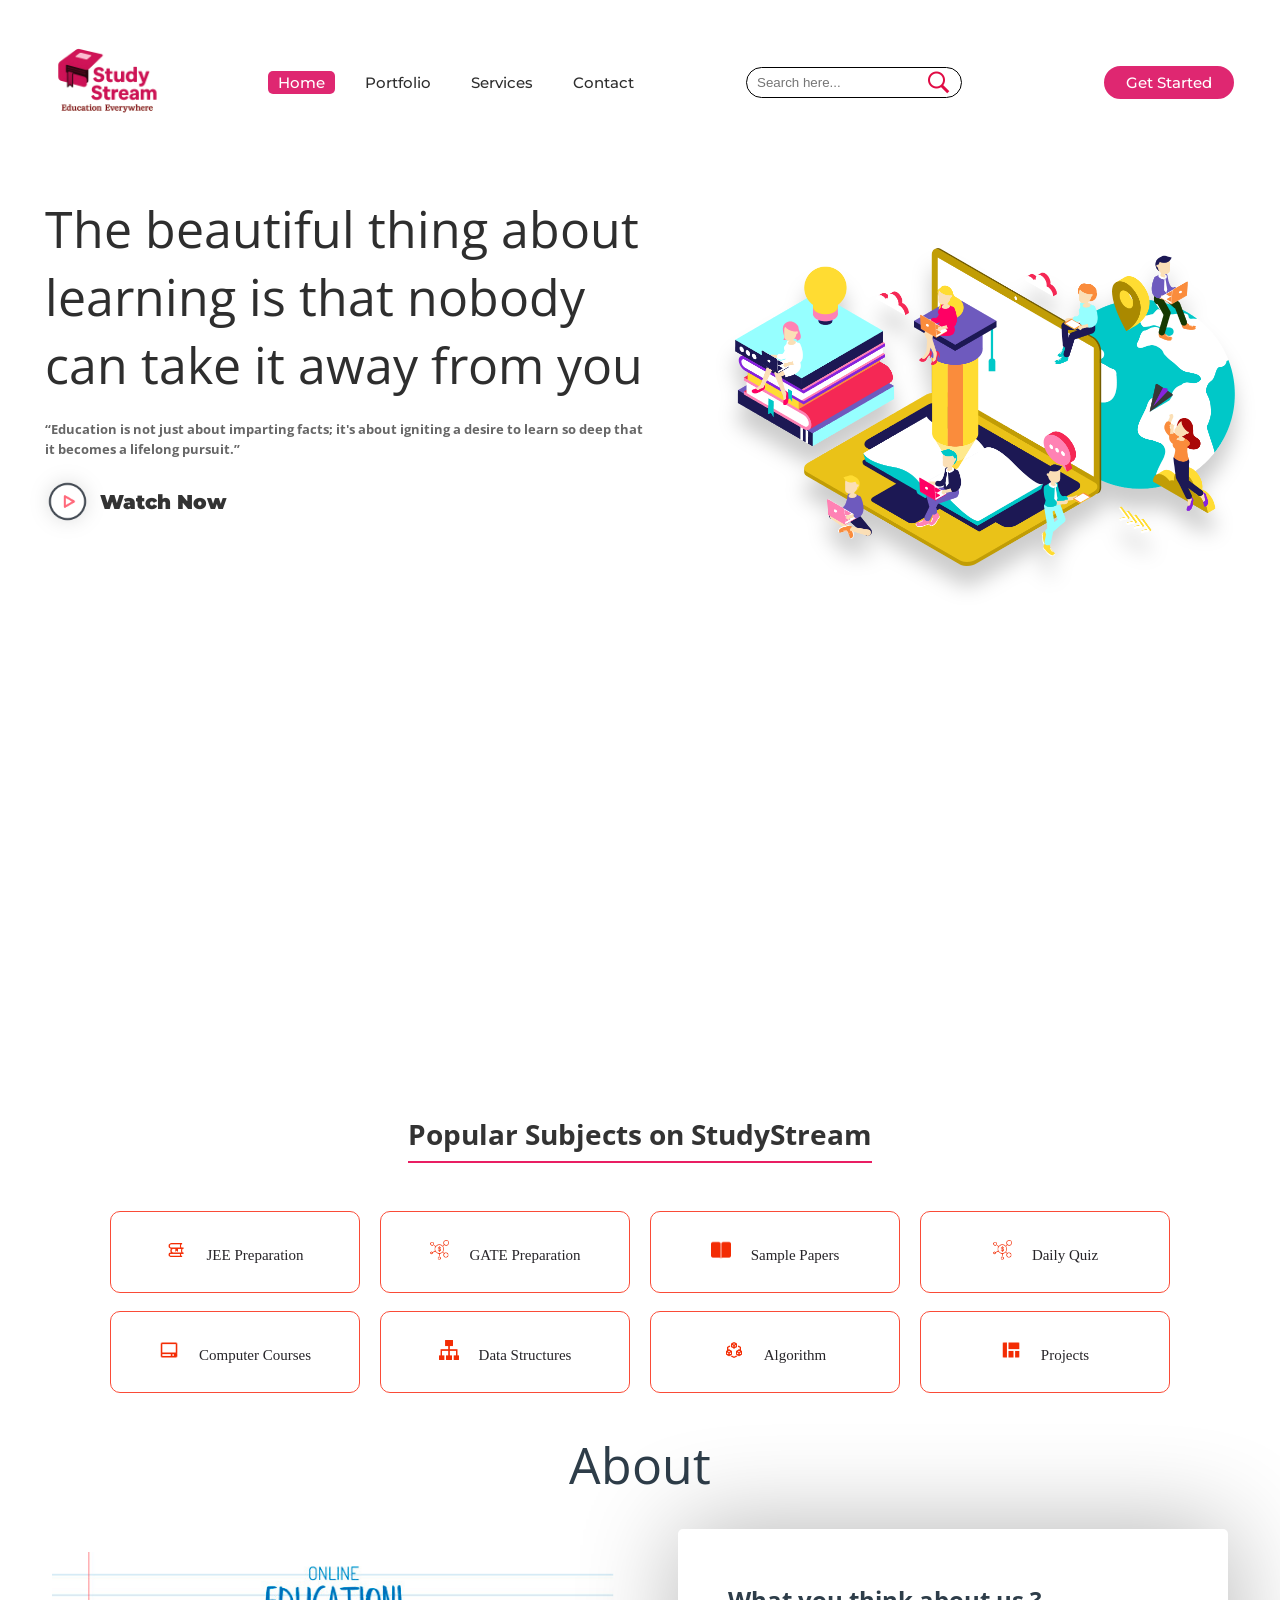
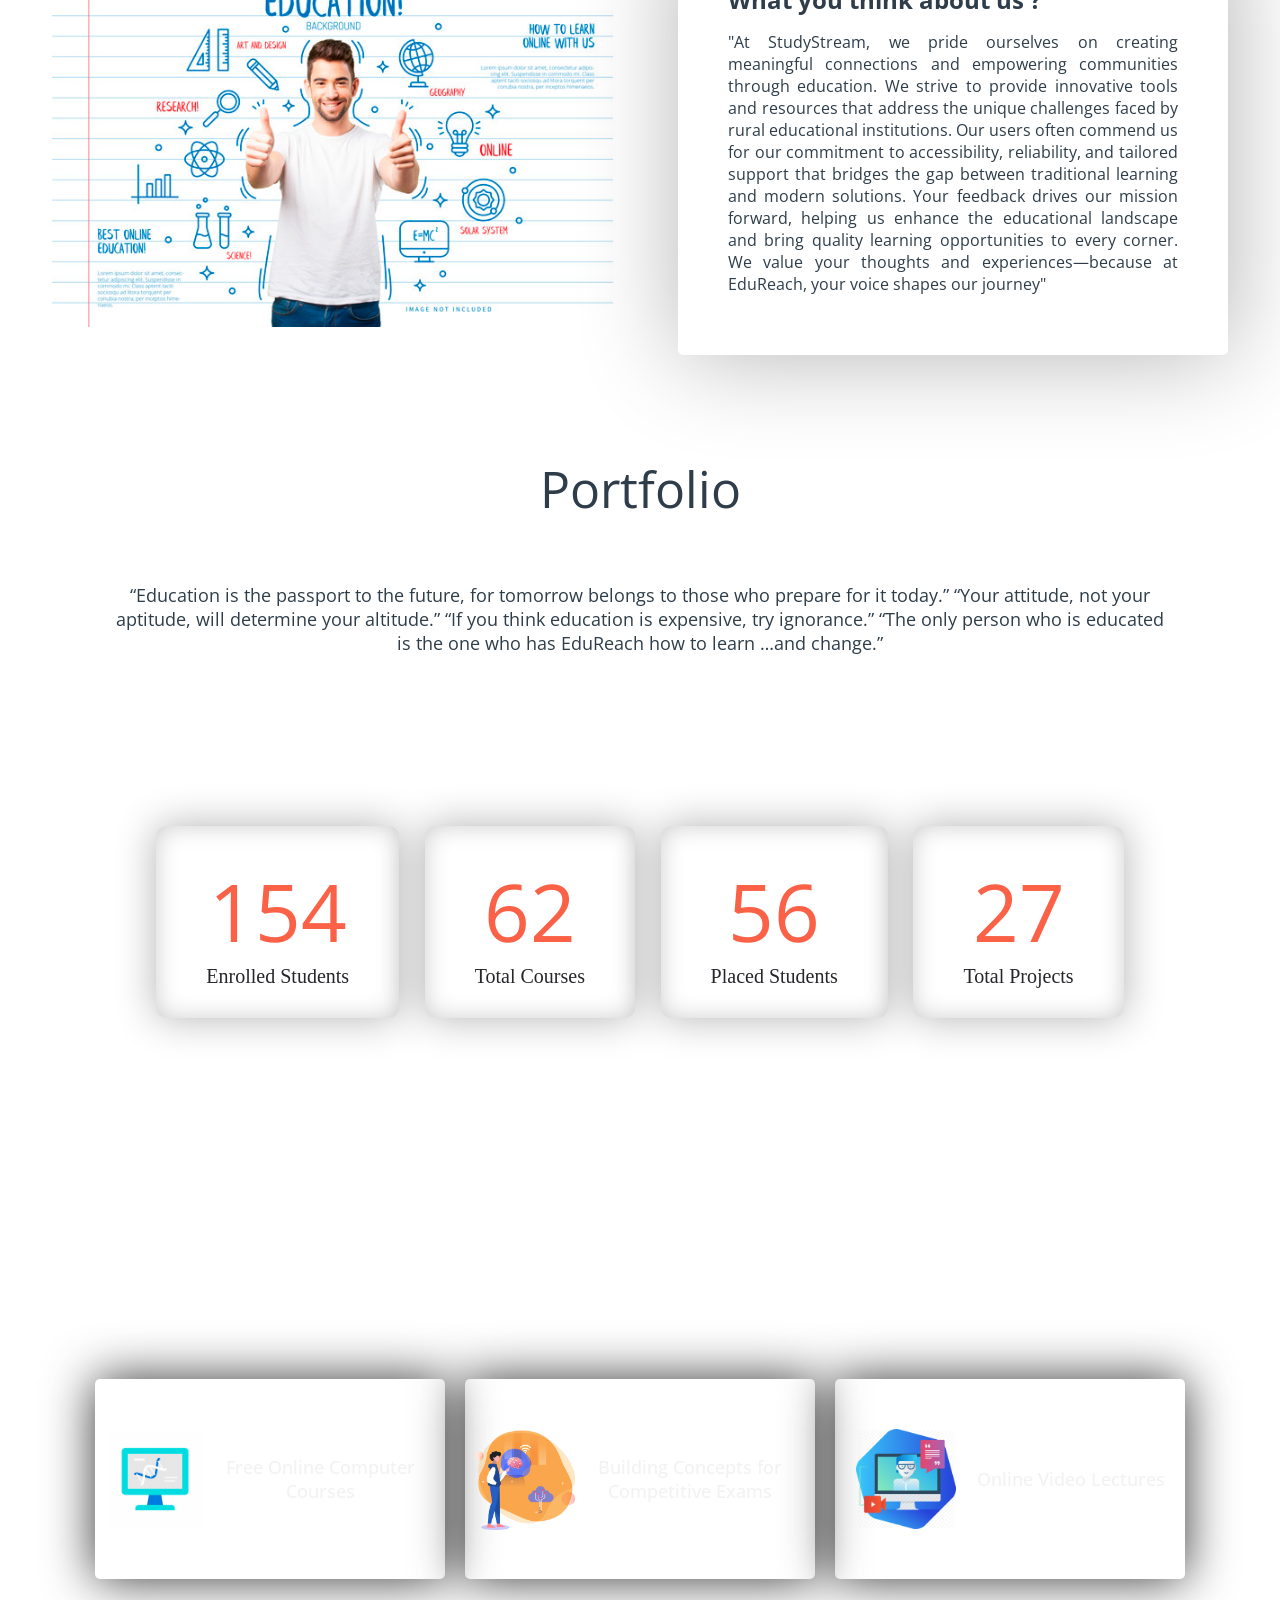
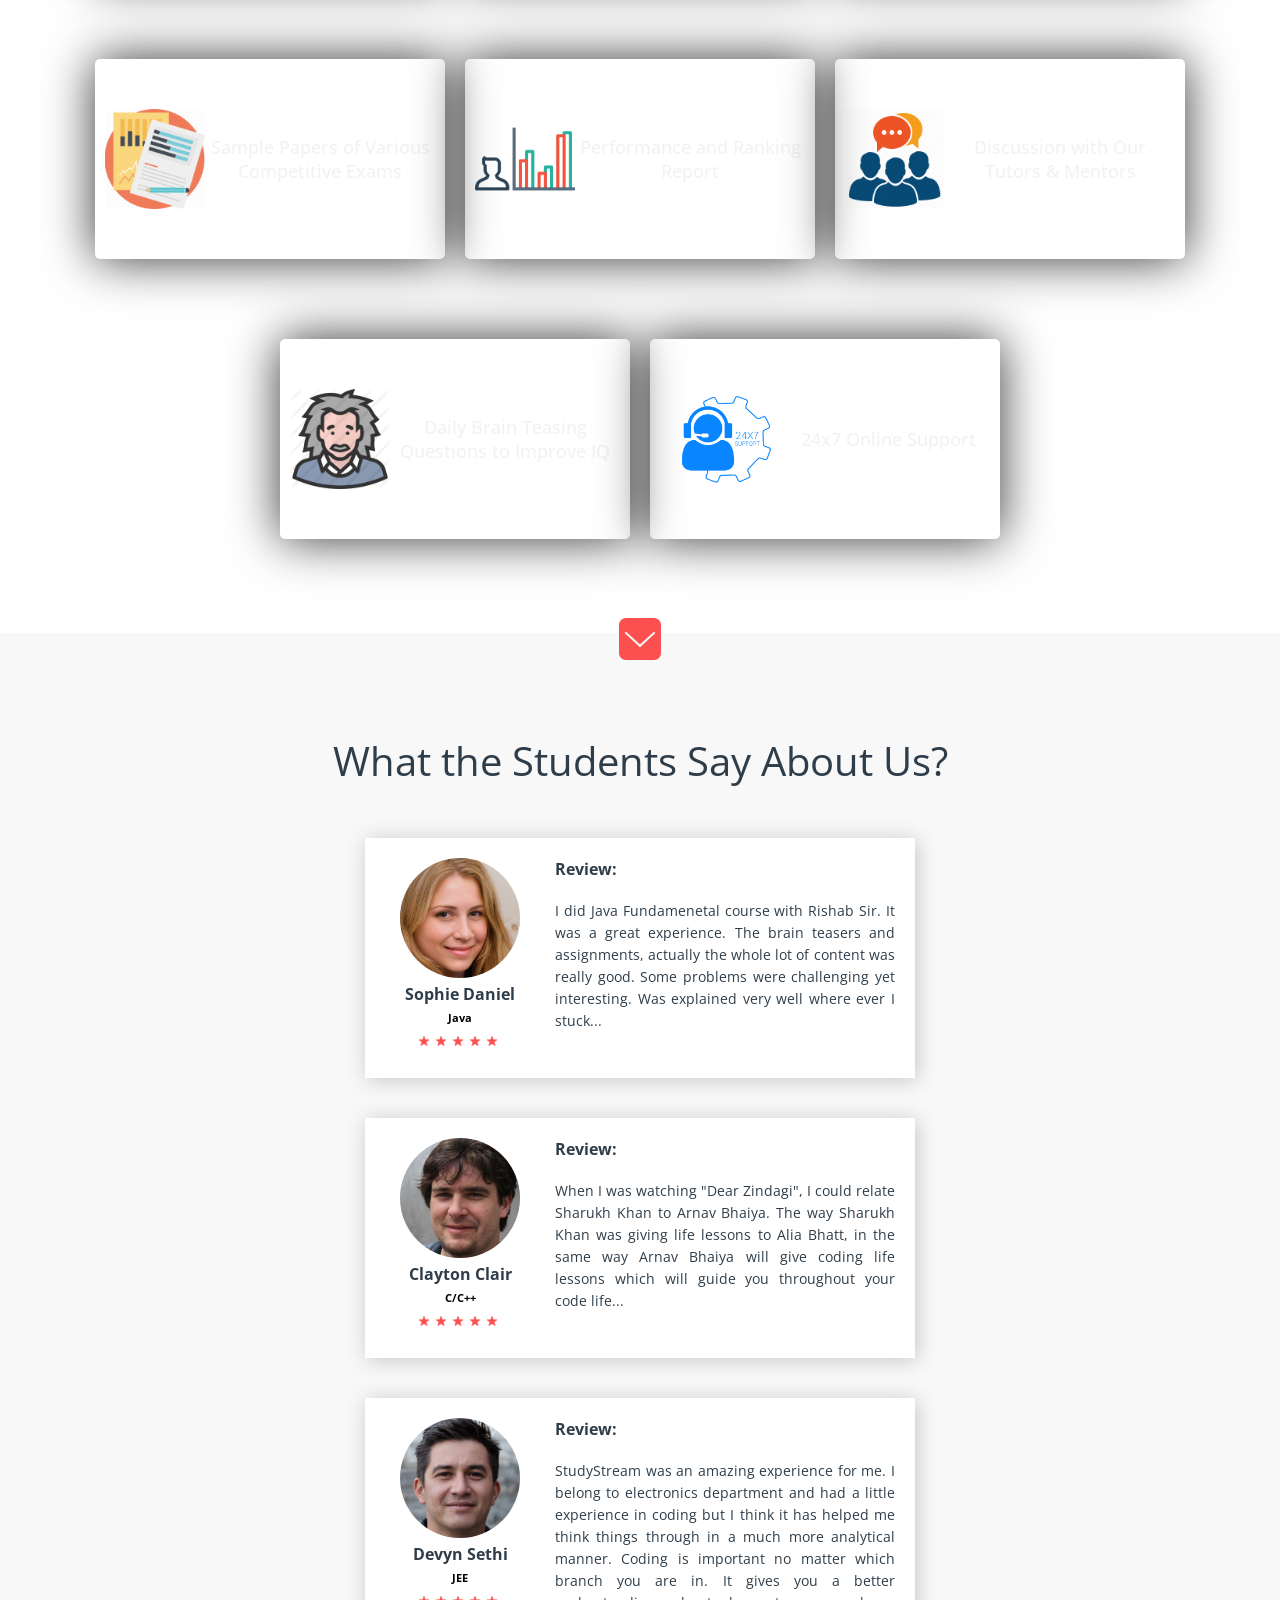
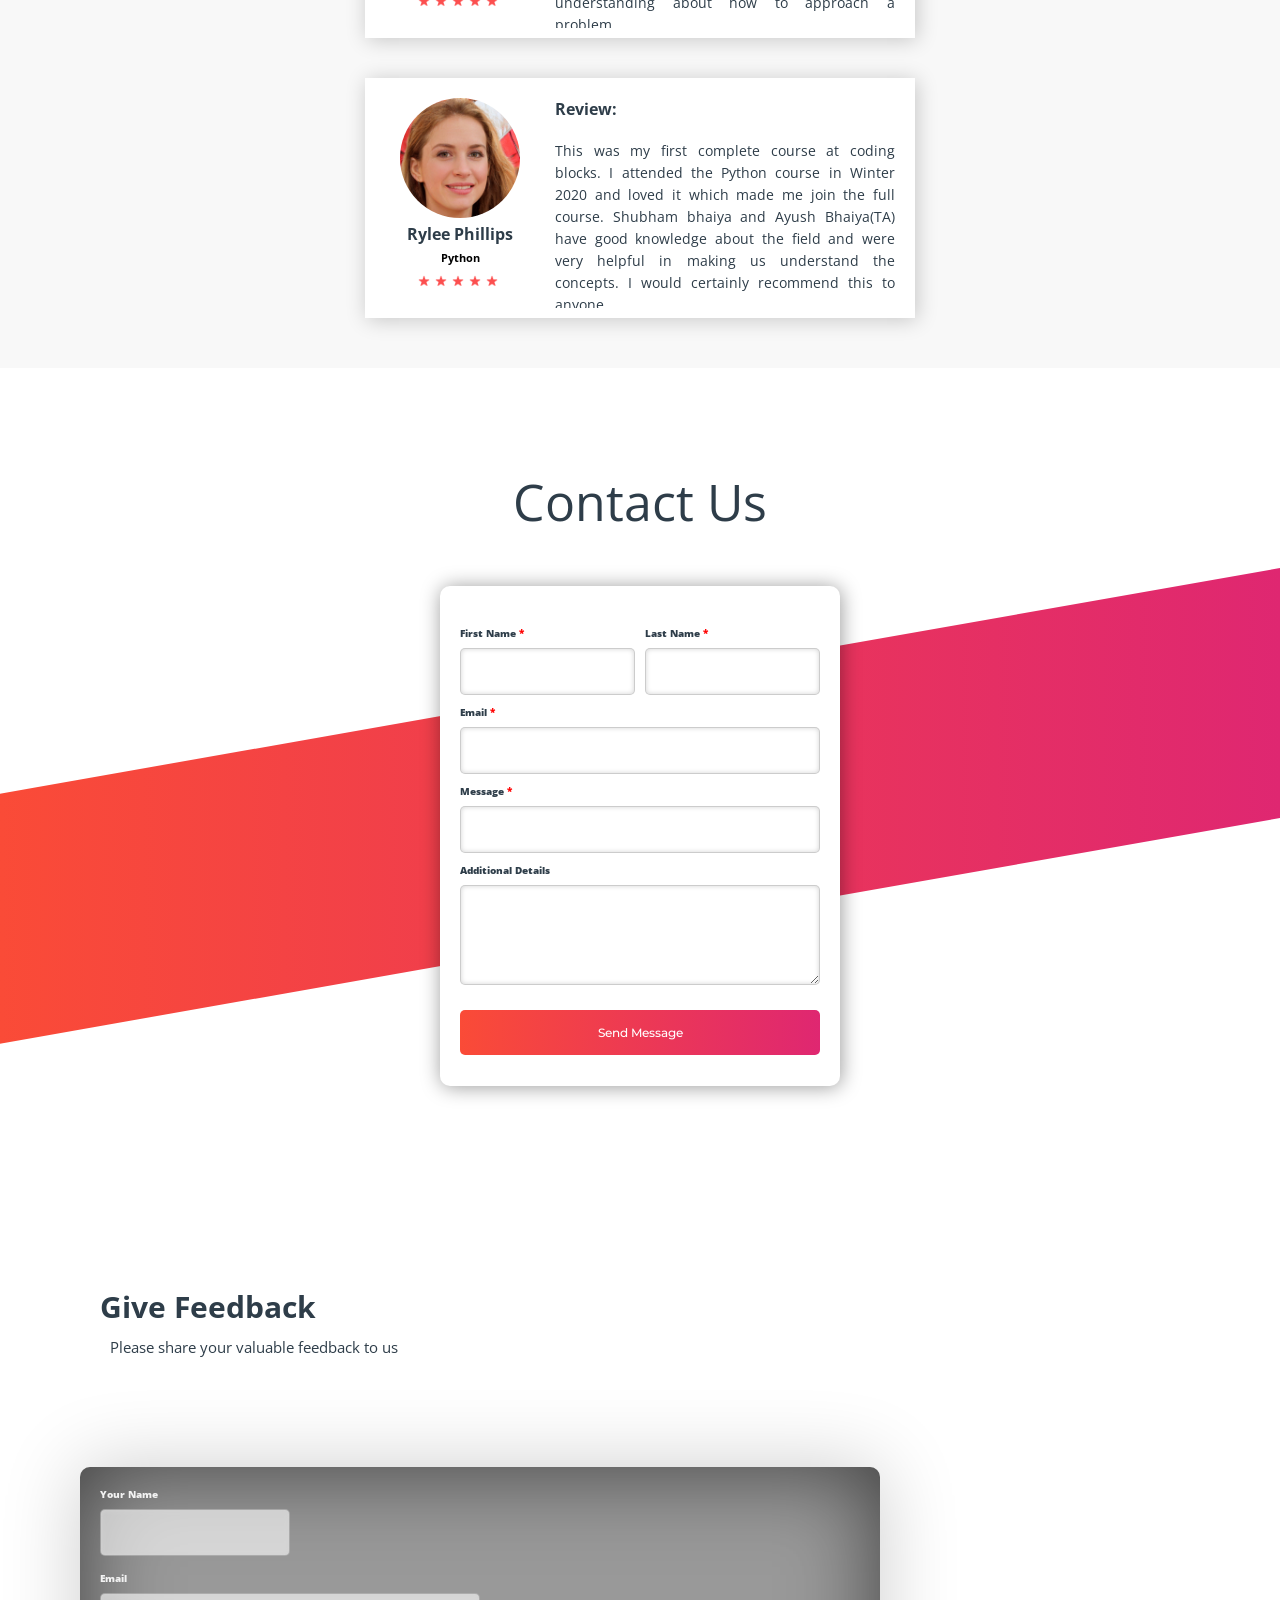
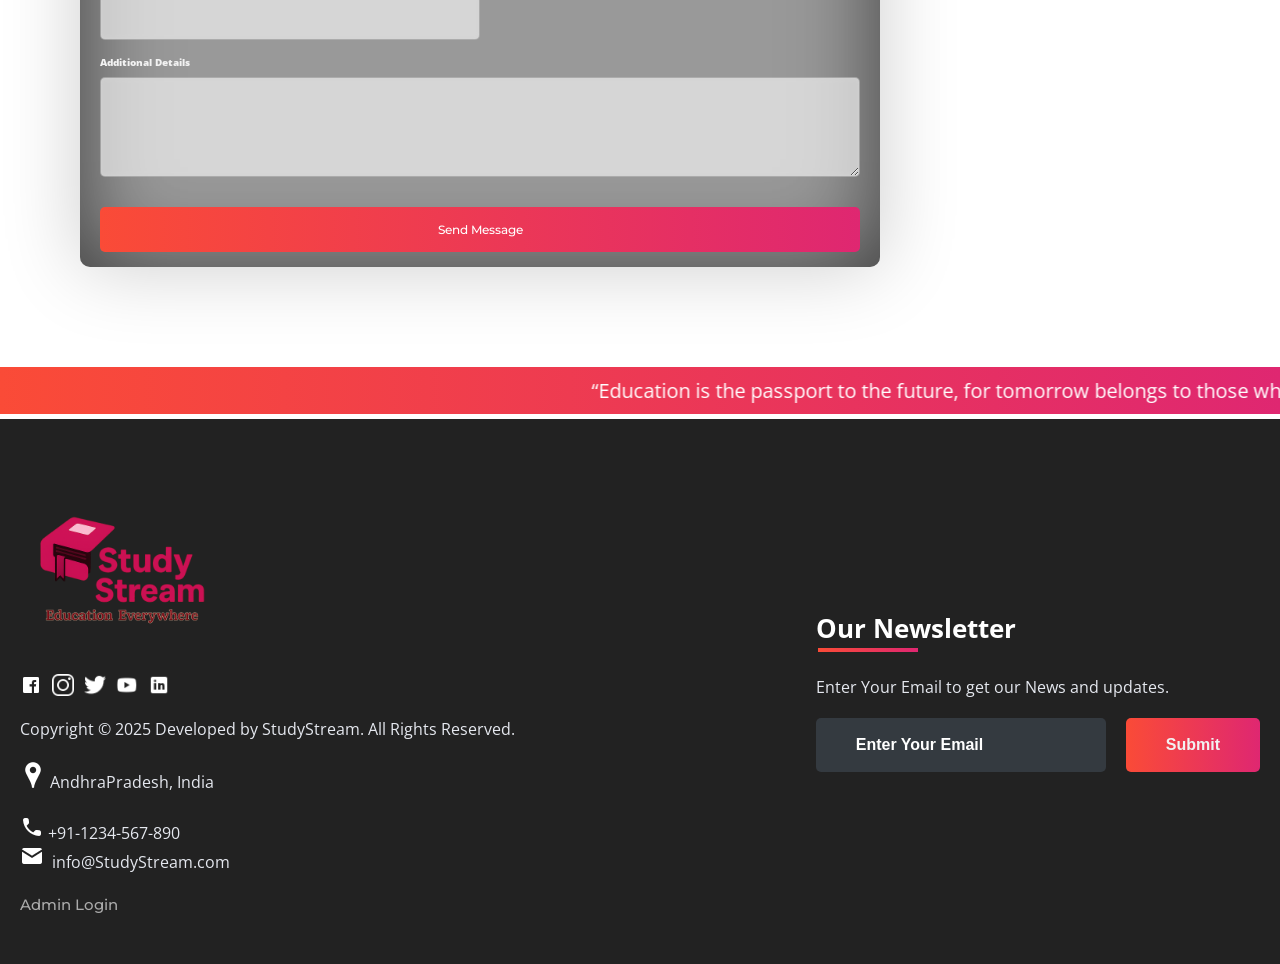
<file: web_application/index.html>
<!DOCTYPE html>
<html>
<head>
	<link rel="shortcut icon" type="png" href="images/icon/favicon.png">
	<meta charset="utf-8">
	<meta http-equiv="X-UA-Comaptible" content="IE=edge">
	<title>StudyStream</title>
	<meta name="desciption" content="">
	<meta name="viewport" content="width=device-width, initial-scale=1">
	<link rel="stylesheet" type="text/css" href="style.css">
	<script type="text/javascript" src="script.js"></script>
	<script src="https://code.jquery.com/jquery-3.2.1.js"></script>
	<script>
		$(window).on('scroll', function () {
			if ($(window).scrollTop()) {
				$('nav').addClass('black');
			} else {
				$('nav').removeClass('black');
			}
		})
	</script>
</head>
<body>
	<!-- Navigation Bar -->
	<header id="header">
		<nav>
			<div class="logo"><a href="index.html"><img src="images/icon/logo.png" alt="logo"></a></div>
			<ul>
				<li><a class="active" href="">Home</a></li>
				<li><a href="#portfolio_section">Portfolio</a></li>
				<li><a href="#services_section">Services</a></li>
				<li><a href="#contactus_section">Contact</a></li>
			</ul>
			<div class="srch"><input type="text" class="search" placeholder="Search here..."><img
					src="images/icon/search.png" alt="search" onclick=slide()></div>
			<a class="get-started" href="login.html">Get Started</a>
			<img src="images/icon/menu.png" class="menu" onclick="sideMenu(0)" alt="menu">
		</nav>
		<div class="head-container">
			<div class="quote">
				<p>The beautiful thing about learning is that nobody can take it away from you</p>
				<h5>“Education is not just about imparting facts; it's about igniting a desire to learn so deep that it
					becomes a lifelong pursuit.”
				</h5>
				<div class="play">
					<img src="images/icon/play.png" alt="play"><span><a
							href="https://www.youtube.com/watch?v=uRpcKFFC9LY" target="_blank">Watch Now</a></span>
				</div>
			</div>
			<div class="svg-image">
				<img src="images/extra/svg1.jpg" alt="svg">
			</div>
		</div>
		<div class="side-menu" id="side-menu">
			<div class="close" onclick="sideMenu(1)"><img src="images/icon/close.png" alt=""></div>
			<div class="user">
				<img src="images/icon/logo.png" alt="Username">
				<p><a href="login.html">EduReach</a></p><br>
			
			</div>
			<ul>
				<li><a href="#about_section">About</a></li>
				<li><a href="#portfolio_section">Portfolio</a></li>
				<li><a href="#services_section">Services</a></li>
				<li><a href="#contactus_section">Contact</a></li>
				<li><a href="#feedBACK">Feedback</a></li>
			</ul>
		</div>
	</header>
	<!-- Some Popular Subjects -->
	<div class="title">
		<span>Popular Subjects on StudyStream</span>
		<br><br>
	</div>
	<div class="course">
		<center>
			<div class="cbox">
				<div class="det"><a href="subjects/jee.html"><img src="images/courses/book.png">JEE Preparation</a>
				</div>
				<div class="det"><a href="subjects/gate.html"><img src="images/courses/d1.png">GATE Preparation</a>
				</div>
				<div class="det"><a href="subjects/jee.html#sample_papers"><img src="images/courses/paper.png">Sample
						Papers</a></div>
				<div class="det"><a href="subjects/quiz.html"><img src="images/courses/d1.png">Daily Quiz</a></div>
			</div>
		</center>
		<div class="cbox">
			<div class="det"><a href="subjects/computer_courses.html"><img src="images/courses/computer.png">Computer
					Courses</a></div>
			<div class="det"><a href="subjects/computer_courses.html#data"><img src="images/courses/data.png">Data
					Structures</a></div>
			<div class="det"><a href="subjects/computer_courses.html#algo"><img
						src="images/courses/algo.png">Algorithm</a></div>
			<div class="det det-last"><a href="subjects/computer_courses.html#projects"><img
						src="images/courses/projects.png">Projects</a></div>
		</div>
	</div>

	<!-- ABOUT -->
	<div class="diffSection" id="about_section">
		<center>
			<p style="font-size: 50px; padding: 30px 0;">About</p>

		</center>
		<div class="about-content">
			<div class="side-image">
				<img class="sideImage" src="images/extra/e3.jpg">
			</div>
			<div class="side-text">
				<h2>What you think about us ?</h2>
				<p>"At StudyStream, we pride ourselves on creating meaningful connections and empowering communities
					through education. We strive to provide innovative tools and resources that address the unique
					challenges faced by rural educational institutions. Our users often commend us for our commitment to
					accessibility, reliability, and tailored support that bridges the gap between traditional learning
					and modern solutions. Your feedback drives our mission forward, helping us enhance the educational
					landscape and bring quality learning opportunities to every corner. We value your thoughts and
					experiences—because at EduReach, your voice shapes our journey"</p>
			</div>
		</div>
	</div>


	<!-- PORTFOLIO -->
	<div class="diffSection" id="portfolio_section">
		<center>
			<p style="font-size: 50px; padding: 100px; padding-bottom: 40px;">Portfolio</p>
		</center>
		<div class="content">
			<p>
				“Education is the passport to the future, for tomorrow belongs to those who prepare for it today.” “Your
				attitude, not your aptitude, will determine your altitude.” “If you think education is expensive, try
				ignorance.” “The only person who is educated is the one who has EduReach how to learn …and change.”
			</p>
		</div>
	</div>
	<div class="extra">
		<p>We're increasing this data every year</p>
		<div class="smbox">
			<span>
				<center>
					<div class="data">154</div>
					<div class="det">Enrolled Students</div>
				</center>
			</span>
			<span>
				<center>
					<div class="data">62</div>
					<div class="det">Total Courses</div>
				</center>
			</span>
			<span>
				<center>
					<div class="data">56</div>
					<div class="det">Placed Students</div>
				</center>
			</span>
			<span>
				<center>
					<div class="data">27</div>
					<div class="det">Total Projects</div>
				</center>
			</span>
		</div>
	</div>



	<!-- SERVICES -->
	<div class="service-swipe">
		<div class="diffSection" id="services_section">
			<center>
				<p style="font-size: 50px; padding: 100px; padding-bottom: 40px; color: #fff;">Services</p>
			</center>
		</div>
		<a href="subjects/computer_courses.html">
			<div class="s-card"><img src="images/icon/computer-courses.png">
				<p>Free Online Computer Courses</p>
			</div>
		</a>
		<a href="subjects/jee.html">
			<div class="s-card"><img src="images/icon/brainbooster.png">
				<p>Building Concepts for Competitive Exams</p>
			</div>
		</a>
		<a href="#">
			<div class="s-card"><img src="images/icon/online-tutorials.png">
				<p>Online Video Lectures</p>
			</div>
		</a>
		<a href="subjects/jee.html#sample_papers">
			<div class="s-card"><img src="images/icon/papers.jpg">
				<p>Sample Papers of Various Competitive Exams</p>
			</div>
		</a>
		<a href="#">
			<div class="s-card"><img src="images/icon/p3.png">
				<p>Performance and Ranking Report</p>
			</div>
		</a>
		<a href="#contactus_section">
			<div class="s-card"><img src="images/icon/discussion.png">
				<p>Discussion with Our Tutors & Mentors</p>
			</div>
		</a>
		<a href="subjects/quiz.html">
			<div class="s-card"><img src="images/icon/q1.png">
				<p>Daily Brain Teasing Questions to Improve IQ</p>
			</div>
		</a>
		<a href="#contactus_section">
			<div class="s-card"><img src="images/icon/help.png">
				<p>24x7 Online Support</p>
			</div>
		</a>
	</div>

	<!-- Reviews by Students -->
	<div id="makeitfull">
		<a href="#review_section"><img src="images/icon/makeitfull.png"></a>
	</div>
	<div class="review">
		<div class="diffSection" id="review_section">
			<center>
				<p style="font-size: 40px; padding: 100px; padding-bottom: 40px; color: #2E3D49;">What the Students Say
					About Us?</p>
			</center>
		</div>
		<div class="rev-container">
			<div class="rev-card">
				<div class="identity">
					<img src="images/creator/humanNotExist1.jpg">
					<p>Sophie Daniel</p>
					<h6>Java</h6>
					<div class="rating"><img src="images/icon/star.png"><img src="images/icon/star.png"><img
							src="images/icon/star.png"><img src="images/icon/star.png"><img src="images/icon/star.png">
					</div>
				</div>
				<div class="rev-cont">
					<p id="title">Review:</p>
					<p id="content">
						I did Java Fundamenetal course with Rishab Sir. It was a great experience. The brain teasers and
						assignments, actually the whole lot of content was really good. Some problems were challenging
						yet interesting. Was explained very well where ever I stuck...
					</p>
				</div>
			</div>
			<div class="rev-card">
				<div class="identity">
					<img src="images/creator/humanNotExist2.jpg">
					<p>Clayton Clair</p>
					<h6>C/C++</h6>
					<div class="rating"><img src="images/icon/star.png"><img src="images/icon/star.png"><img
							src="images/icon/star.png"><img src="images/icon/star.png"><img src="images/icon/star.png">
					</div>
				</div>
				<div class="rev-cont">
					<p id="title">Review:</p>
					<p id="content">
						When I was watching "Dear Zindagi", I could relate Sharukh Khan to Arnav Bhaiya. The way Sharukh
						Khan was giving life lessons to Alia Bhatt, in the same way Arnav Bhaiya will give coding life
						lessons which will guide you throughout your code life...
					</p>
				</div>
			</div>
			<div class="rev-card">
				<div class="identity">
					<img src="images/creator/humanNotExist3.jpg">
					<p>Devyn Sethi</p>
					<h6>JEE</h6>
					<div class="rating"><img src="images/icon/star.png"><img src="images/icon/star.png"><img
							src="images/icon/star.png"><img src="images/icon/star.png"><img src="images/icon/star.png">
					</div>
				</div>
				<div class="rev-cont">
					<p id="title">Review:</p>
					<p id="content">
						StudyStream was an amazing experience for me. I belong to electronics department and had a little
						experience in coding but I think it has helped me think things through in a much more analytical
						manner. Coding is important no matter which branch you are in. It gives you a better
						understanding about how to approach a problem...
					</p>
				</div>
			</div>
			<div class="rev-card">
				<div class="identity">
					<img src="images/creator/humanNotExist4.jpg">
					<p>Rylee Phillips</p>
					<h6>Python</h6>
					<div class="rating"><img src="images/icon/star.png"><img src="images/icon/star.png"><img
							src="images/icon/star.png"><img src="images/icon/star.png"><img src="images/icon/star.png">
					</div>
				</div>
				<div class="rev-cont">
					<p id="title">Review:</p>
					<p id="content">
						This was my first complete course at coding blocks. I attended the Python course in Winter 2020
						and loved it which made me join the full course. Shubham bhaiya and Ayush Bhaiya(TA) have good
						knowledge about the field and were very helpful in making us understand the concepts. I would
						certainly recommend this to anyone...
					</p>
				</div>
			</div>
		</div>
	</div>

	<!-- CONTACT US -->
	<div class="diffSection" id="contactus_section">
		<center>
			<p style="font-size: 50px; padding: 100px">Contact Us</p>
		</center>
		<div class="csec"></div>
		<div class="back-contact">
			<div class="cc">
				<form action="mailto:info@StudyStream.com" method="post" enctype="text/plain">
					<label>First Name <span class="imp">*</span></label><label style="margin-left: 185px">Last Name
						<span class="imp">*</span></label><br>
					<center>
						<input type="text" name="" style="margin-right: 10px; width: 175px" required="required"><input
							type="text" name="lname" style="width: 175px" required="required"><br>
					</center>
					<label>Email <span class="imp">*</span></label><br>
					<input type="email" name="mail" style="width: 100%" required="required"><br>
					<label>Message <span class="imp">*</span></label><br>
					<input type="text" name="message" style="width: 100%" required="required"><br>
					<label>Additional Details</label><br>
					<textarea name="addtional"></textarea><br>
					<button type="submit" id="csubmit">Send Message</button>
				</form>
			</div>
		</div>
	</div>


	<!-- FEEDBACK -->
	<div class="title2" id="feedBACK">
		<span>Give Feedback</span>
		<div class="shortdesc2">
			<p>Please share your valuable feedback to us</p>
		</div>
	</div>

	<div class="feedbox">
		<div class="feed">
			<form action="mailto:info@EduReach.com" method="post" enctype="text/plain">
				<label>Your Name</label><br>
				<input type="text" name="" class="fname" required="required"><br>
				<label>Email</label><br>
				<input type="email" name="mail" required="required"><br>
				<label>Additional Details</label><br>
				<textarea name="addtional"></textarea><br>
				<button type="submit" id="csubmit">Send Message</button>
			</form>
		</div>
	</div>

	<!-- Sliding Information -->
	<marquee style="background: linear-gradient(to right, #FA4B37, #DF2771); margin-top: 50px;" direction="left"
		onmouseover="this.stop()" onmouseout="this.start()" scrollamount="20">
		<div class="marqu">“Education is the passport to the future, for tomorrow belongs to those who prepare for it
			today.” “Your attitude, not your aptitude, will determine your altitude.” “If you think education is
			expensive, try ignorance.” “The only person who is educated is the one who has EduReach how to learn …and
			change.”</div>
	</marquee>

<!-- FOOTER -->
<footer>
    <div class="footer-container">
        <div class="left-col">
            <img src="images/icon/logo.png" style="width: 200px;">
            <div class="logo"></div>
            <div class="social-media">
                <a href="#"><img src="images/icon/fb.png"></a>
                <a href="#"><img src="images/icon/insta.png"></a>
                <a href="#"><img src="images/icon/tt.png"></a>
                <a href="#"><img src="images/icon/ytube.png"></a>
                <a href="#"><img src="images/icon/linkedin.png"></a>
            </div><br><br>
            <p class="rights-text">Copyright © 2025 Developed by StudyStream. All Rights Reserved.</p>
            <br>
            <p><img src="images/icon/location.png"> AndhraPradesh, India<br> </p>
            <br>
            <p><img src="images/icon/phone.png"> +91-1234-567-890<br><img src="images/icon/mail.png">&nbsp;
                info@StudyStream.com</p>
            <br>
            <!-- Hidden Admin Login Link -->
            <p style="font-size: 10px; text-align: right;">
                <a href="admin/admin_login.php" style="color: #aaa; text-decoration: none;">
                    Admin Login
                </a>
            </p>
        </div>
        <div class="right-col">
            <h1 style="color: #fff">Our Newsletter</h1>
            <div class="border"></div><br>
            <p>Enter Your Email to get our News and updates.</p>
            <form class="newsletter-form">
                <input class="txtb" type="email" placeholder="Enter Your Email">
                <input class="btn" type="submit" value="Submit">
            </form>
        </div>
    </div>
</footer>

</body>
</html>
</file>
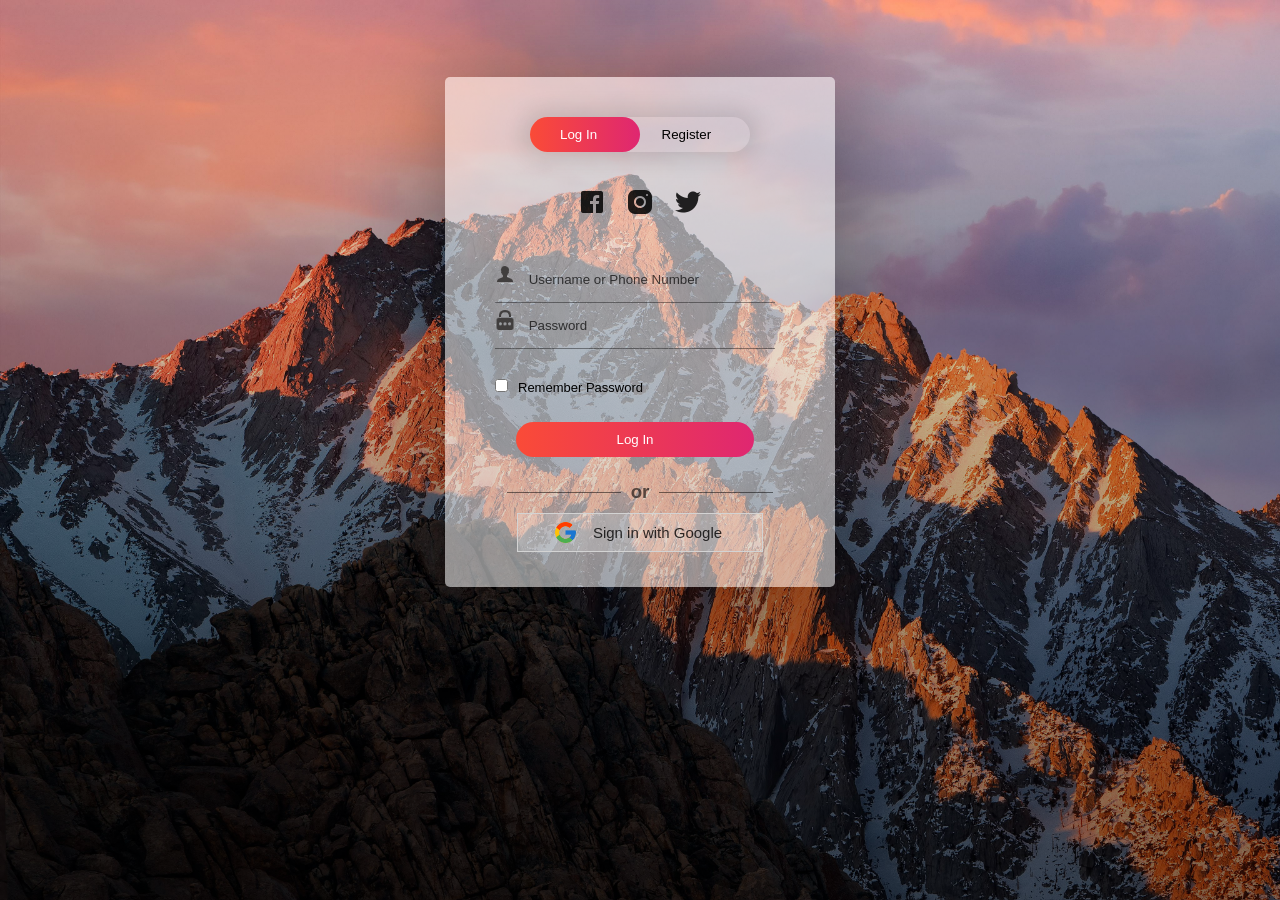
<file: web application/login.html>
<!DOCTYPE html>
<html>
<head>
	<link rel="shortcut icon" type="image/png" href="images/icon/favicon.png">
	<title>Login SignUp</title>
	<link rel="stylesheet" type="text/css" href="loginStyle.css">
	<style>
		#btnSubmit:disabled {
			cursor: not-allowed;
		}
	</style>
</head>
<body>
	<div class="form-box">
		<div class="button-box">
			<div id="btn"></div>
			<button type="button" class="toggle-btn" id="log" onclick="login()" style="color: #fff;">Log In</button>
			<button type="button" class="toggle-btn" id="reg" onclick="register()">Register</button>
		</div>

		<div class="social-icons">
			<img src="images/icon/fb2.png">
			<img src="images/icon/insta2.png">
			<img src="images/icon/tt2.png">
		</div>

		<!-- Login Form -->
		<form id="login" class="input-group" action="login.php" method="POST">
			<div class="inp">
				<img src="images/icon/user.png">
				<input type="text" name="email" class="input-field" placeholder="Username or Phone Number" style="width: 88%; border:none;" required>
			</div>
			<div class="inp">
				<img src="images/icon/password.png">
				<input type="password" name="password" class="input-field" placeholder="Password" style="width: 88%; border: none;" required>
			</div>
			<input type="checkbox" class="check-box">Remember Password
			<button type="submit" class="submit-btn">Log In</button>
		</form>

		<div class="other" id="other">
			<div class="instead">
				<h3>or</h3>
			</div>
			<button class="connect" onclick="google()">
				<img src="images/icon/google.png"><span>Sign in with Google</span>
			</button>
		</div>

		<!-- Registration Form -->
		<form id="register" class="input-group" action="register.php" method="POST">
			<input type="text" name="fullname" class="input-field" placeholder="Full Name" required>
			<input type="email" name="email" class="input-field" placeholder="Email Address" required>
			<input type="password" name="password" class="input-field" placeholder="Create Password" required>
			<input type="password" name="confirm_password" class="input-field" placeholder="Confirm Password" required>
			
			<input type="checkbox" class="check-box" id="chkAgree" onclick="goFurther()" required>
			I agree to the Terms & Conditions

			<button type="submit" class="submit-btn reg-btn" id="btnSubmit" disabled>Register</button>
		</form>
	</div>

	<!-- JavaScript -->
	<script>
		var x = document.getElementById("login");
		var y = document.getElementById("register");
		var z = document.getElementById("btn");
		var a = document.getElementById("log");
		var b = document.getElementById("reg");
		var w = document.getElementById("other");

		function register() {
			x.style.left = "-400px";
			y.style.left = "50px";
			z.style.left = "110px";
			w.style.visibility = "hidden";
			b.style.color = "#fff";
			a.style.color = "#000";
		}

		function login() {
			x.style.left = "50px";
			y.style.left = "450px";
			z.style.left = "0px";
			w.style.visibility = "visible";
			a.style.color = "#fff";
			b.style.color = "#000";
		}

		function google() {
			window.open("https://accounts.google.com/", "_blank");
		}

		// 🔥 Add checkbox-to-button color logic here
		function goFurther() {
			const checkbox = document.getElementById("chkAgree");
			const button = document.getElementById("btnSubmit");

			if (checkbox.checked) {
				button.style.setProperty("background", "linear-gradient(to right, #FA4B37, #DF2771)", "important");
				button.disabled = false;
			} else {
				button.style.setProperty("background", "lightgray", "important");
				button.disabled = true;
			}
		}
	</script>
</body>
</html>
</file>
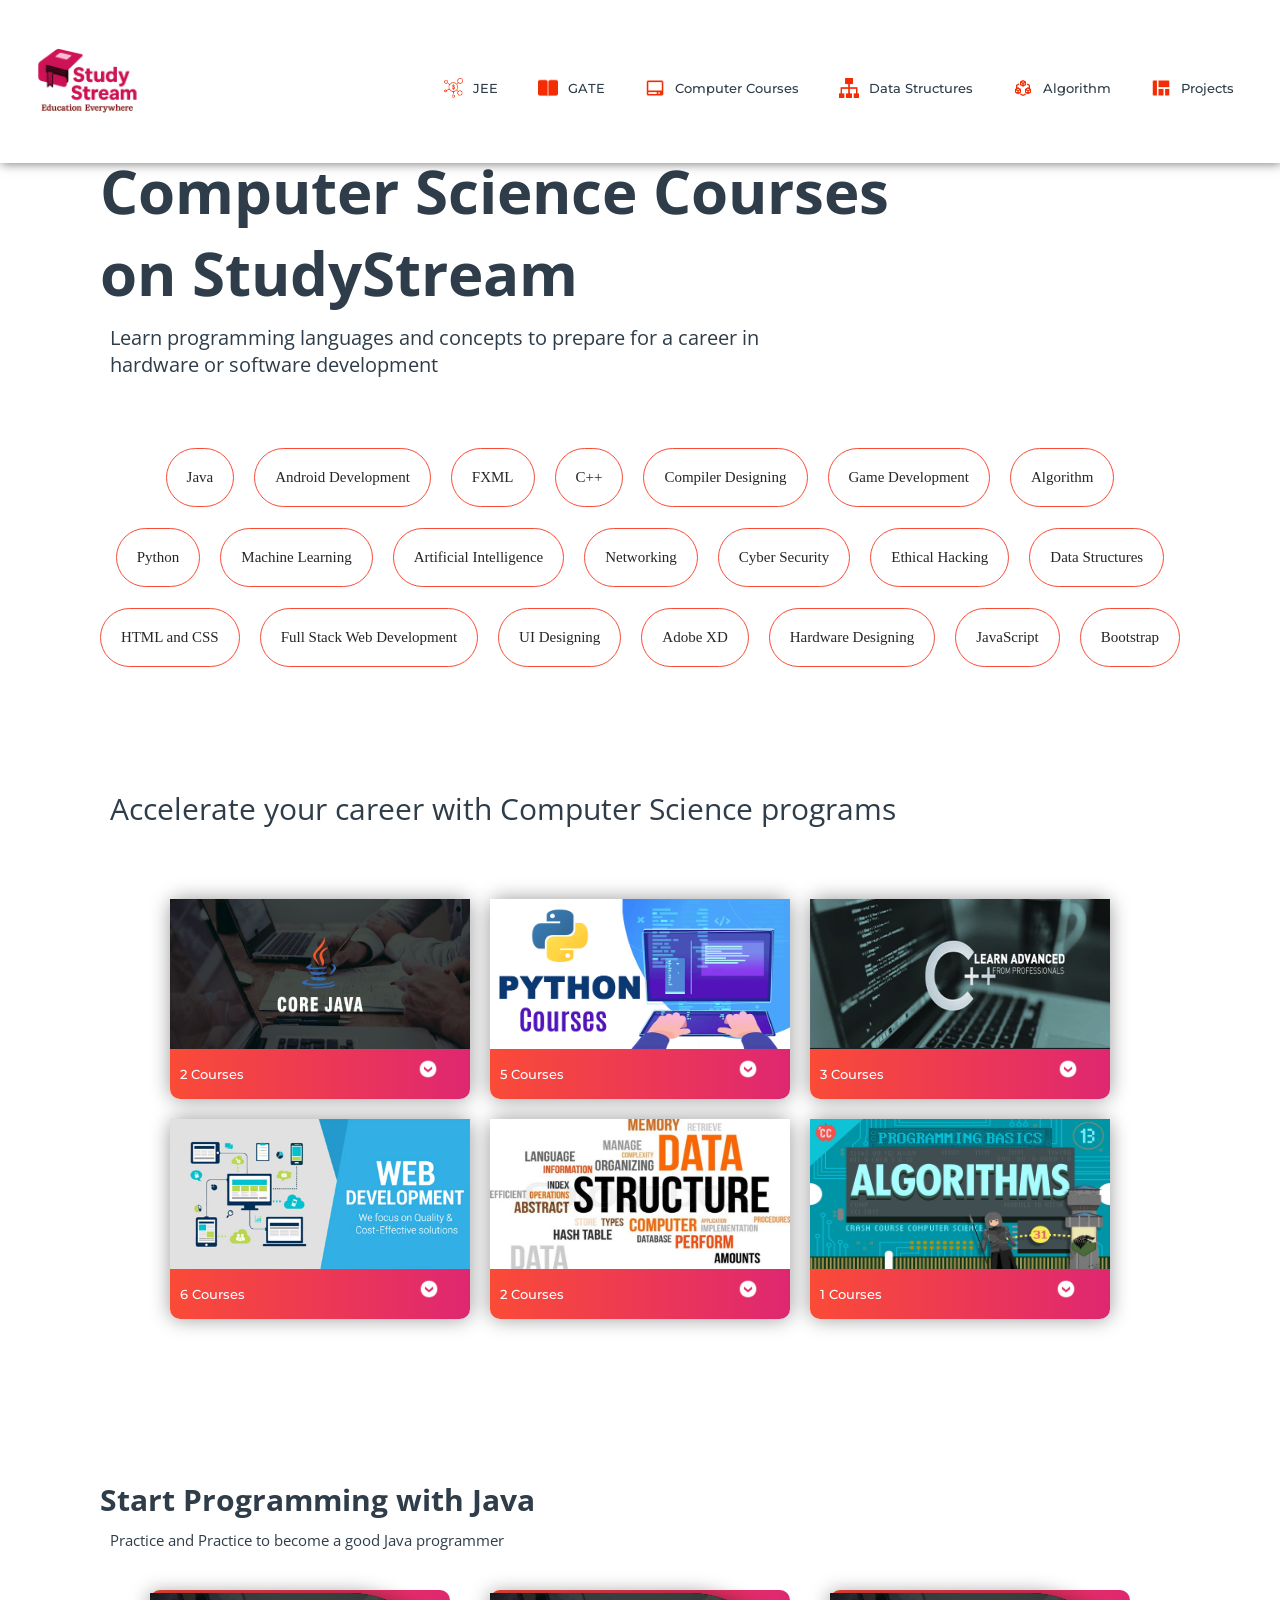
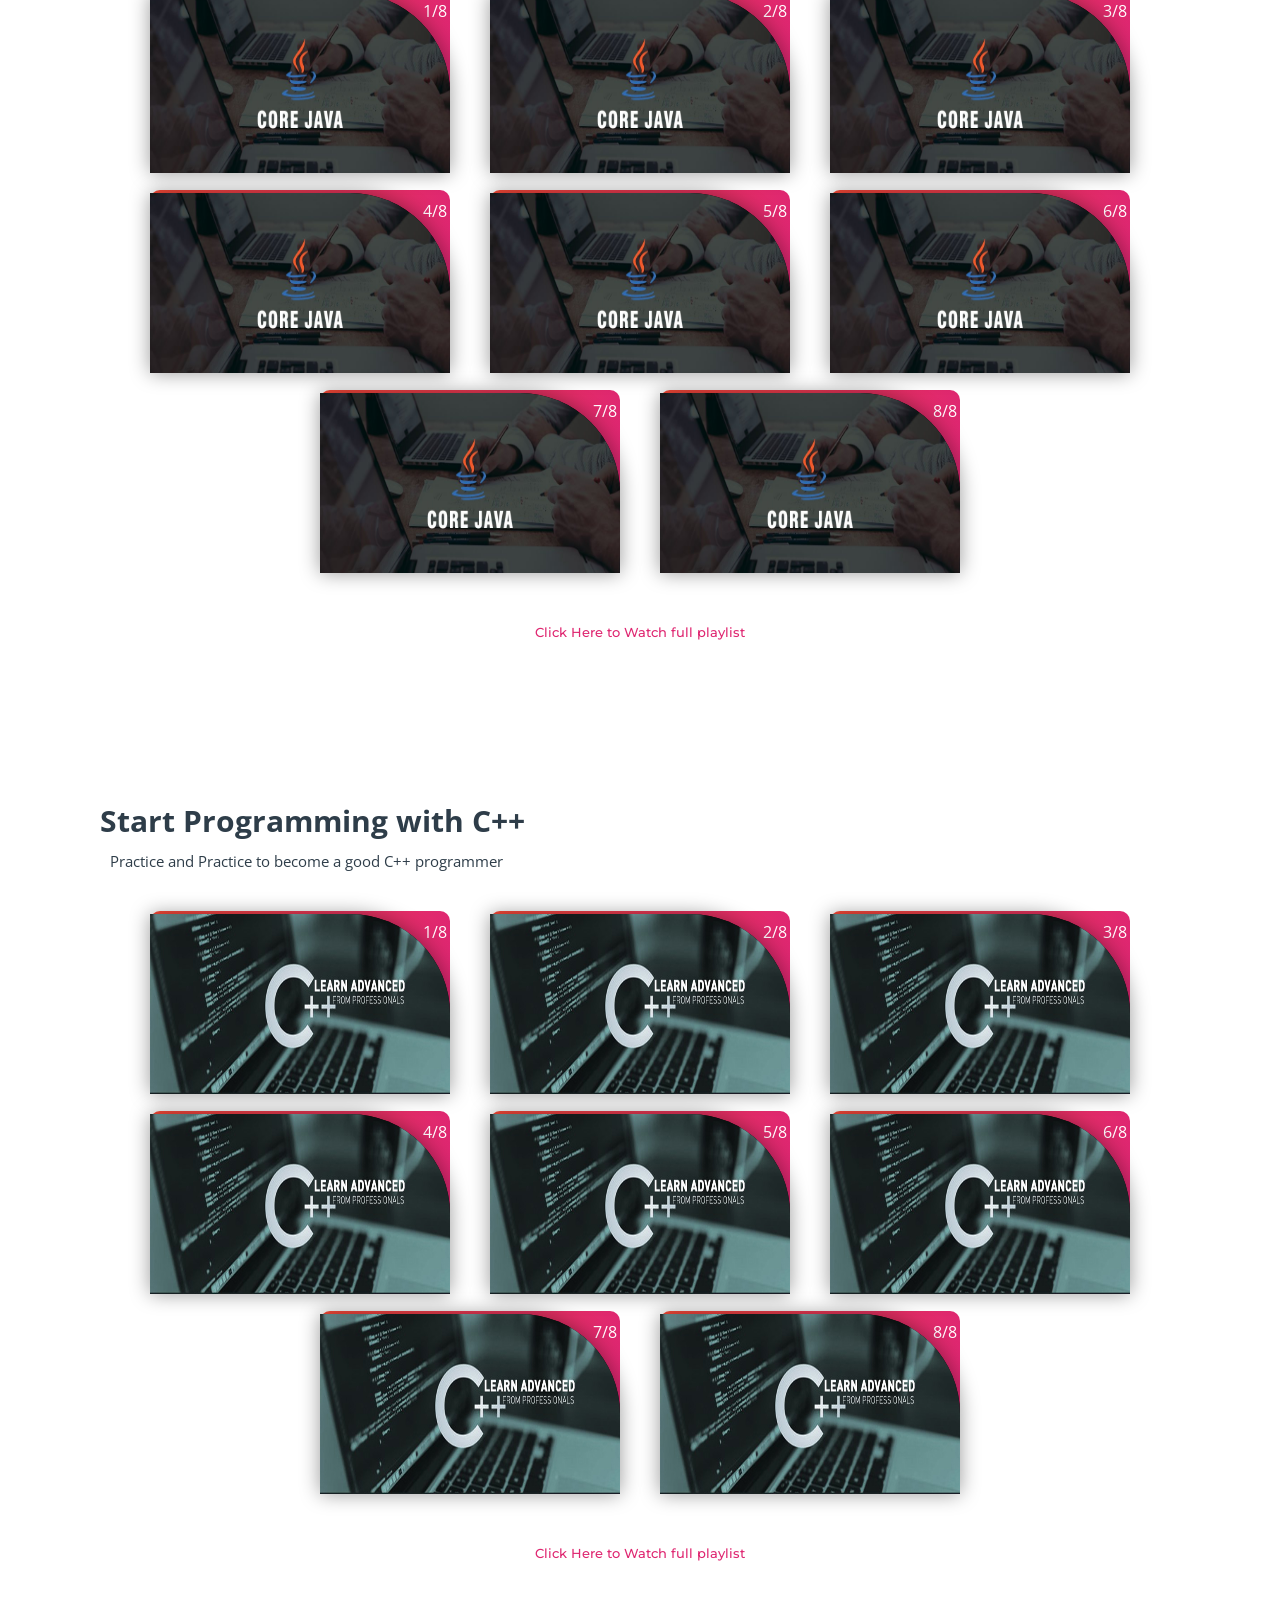
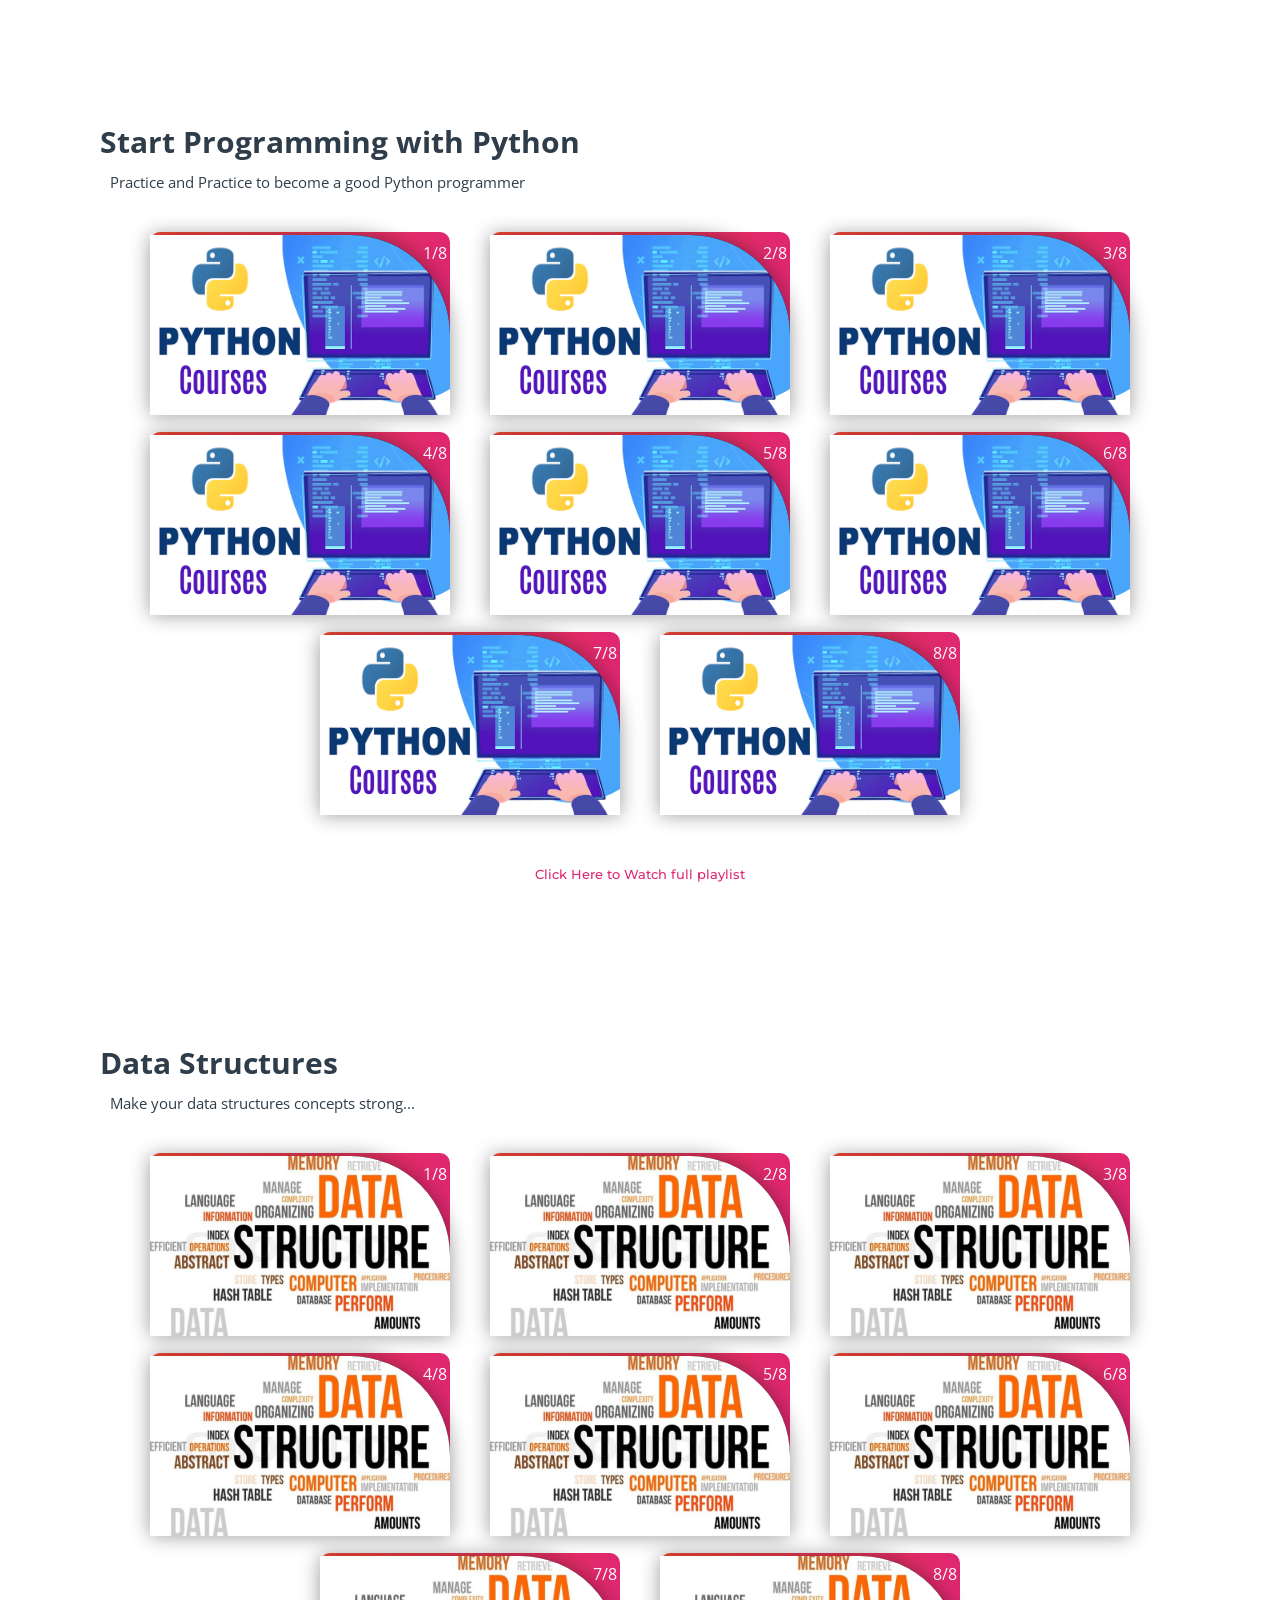
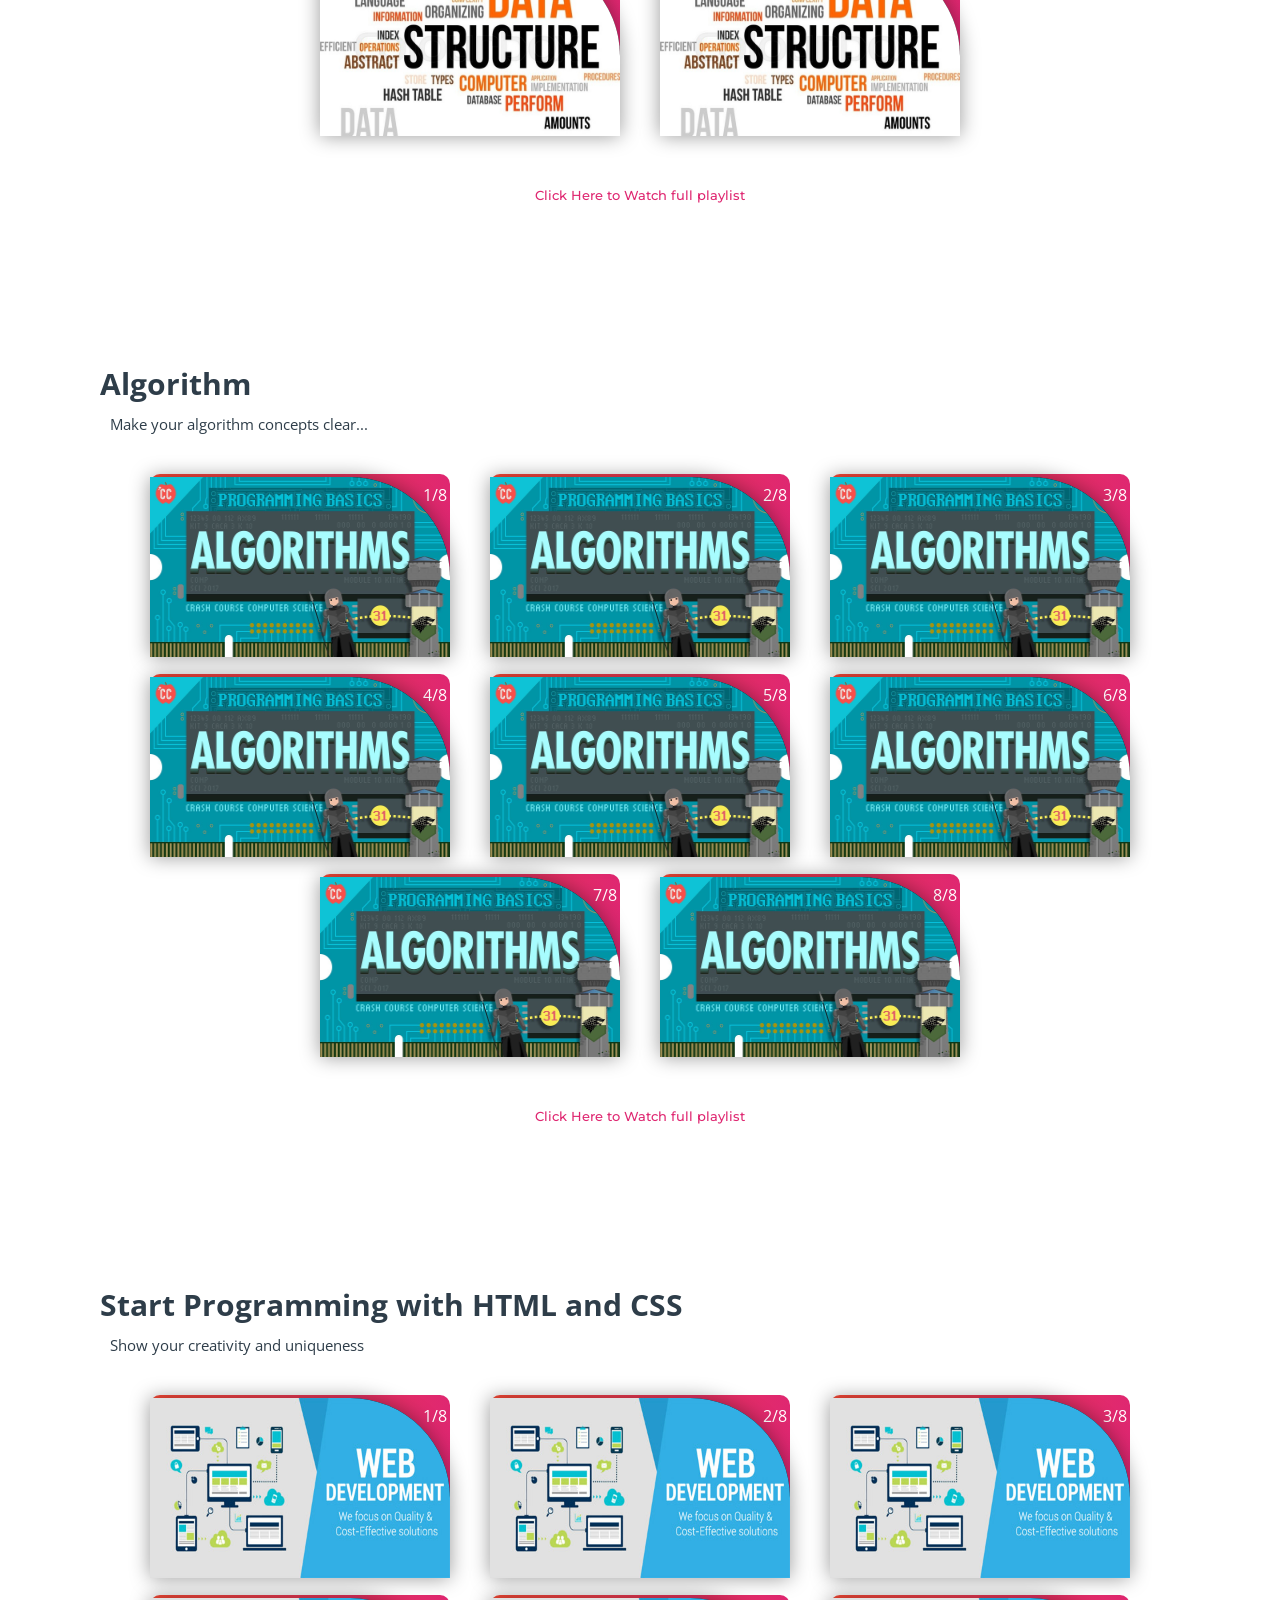
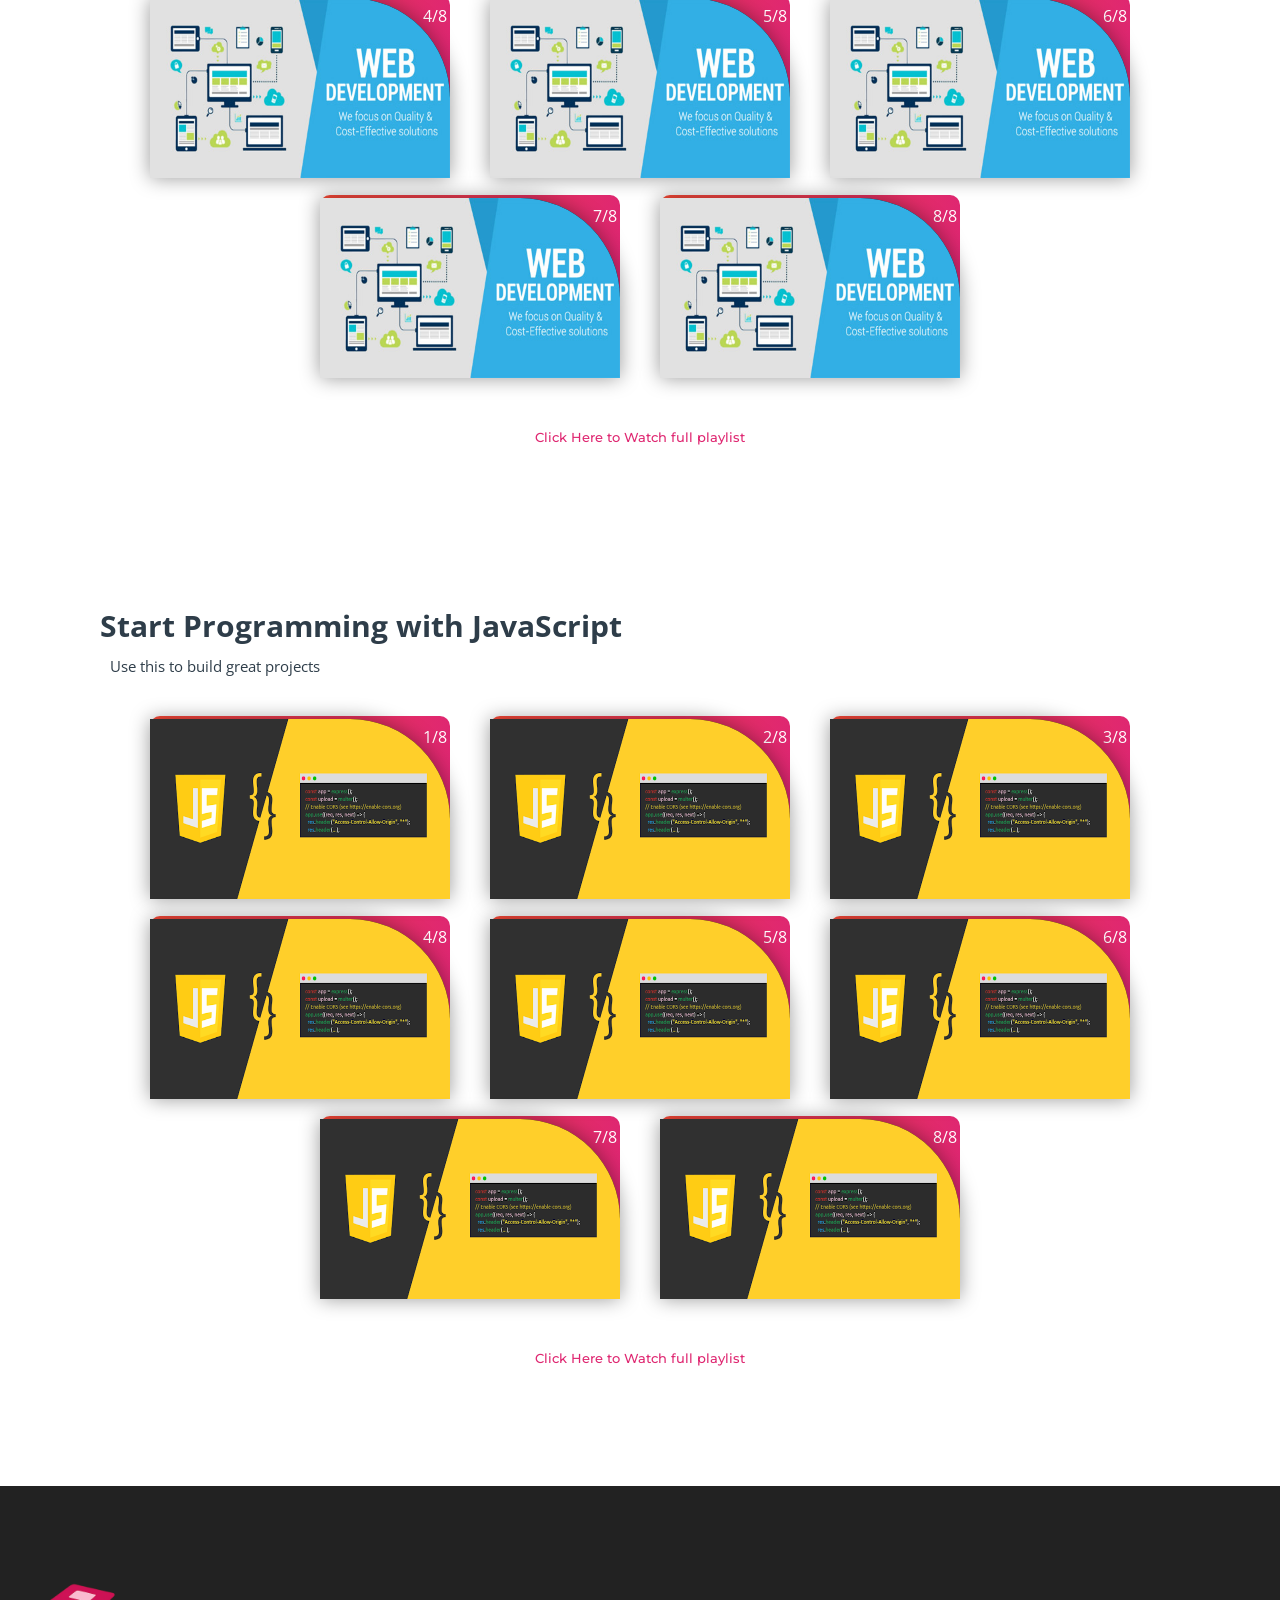
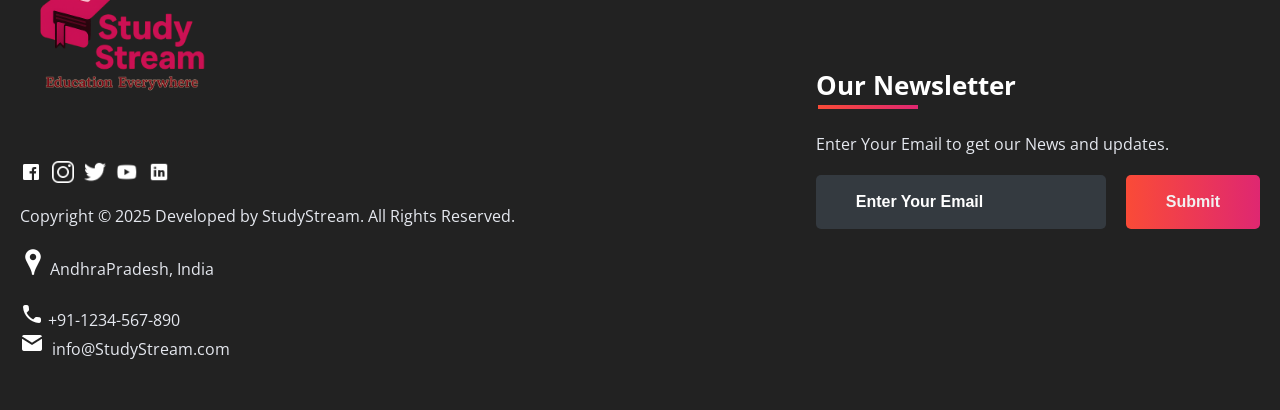
<file: web application/subjects/computer_courses.html>
<!DOCTYPE html>
<html>
<head>
	<link rel="shortcut icon" type="png" href="../images/icon/favicon.png">
	<title>Computer Science Courses on StudyStream</title>
	<link rel="stylesheet" type="text/css" href="subjects.css">
	<script type="text/javascript" src="../script.js"></script>
</head>
<body>
	
<!-- NAVIGATION -->
	<header>
		<div class="nav" id="nav">
			<div id="StudyStream">
			<a href="../index.html"><img src="../images/icon/logo.png" style="width: 120px;"></a></div>
			<div class="switch-tab" id="switch-tab" onclick="switchTAB()"><img src="../images/icon/menu.png"></div>
			<ul id="list-switch">
				<li><a href="jee.html"><img src="../images/courses/d1.png" class="icon">JEE</a></li>
				<li><a href="gate.html"><img src="../images/courses/paper.png" class="icon">GATE</a></li>
				<li><a href="#"><img src="../images/courses/computer.png" class="icon">Computer Courses</a></li>
				<li><a href="#data"><img src="../images/courses/data.png" class="icon">Data Structures</a></li>
				<li><a href="#algo"><img src="../images/courses/algo.png" class="icon">Algorithm</a></li>
				<li><a href="#projects"><img src="../images/courses/projects.png" class="icon">Projects</a></li>
			</ul>
			<div class="search" id="search-switch">
				<input type="search" placeholder="Search" class="srch"><button id="srchbtn"><img src="../images/icon/search.png"></button>
			</div>
		</div>
	</header>
	

<!-- MAIN Heading of Page -->
	<div class="title">
		<span>Computer Science Courses<br>on StudyStream</span>
		<div class="shortdesc">
			<p>Learn programming languages and concepts to prepare for a career in<br>hardware or software development</p>
		</div>
	</div>


<!-- Some KeyWords related to Topic -->
	<div class="course">
		<div class="cbox">
		<div class="det"><a href="#java">Java</a></div>
		<div class="det"><a href="https://developer.android.com/">Android Development</a></div>
		<div class="det"><a href="https://docs.oracle.com/javafx/2/get_started/fxml_tutorial.htm">FXML</a></div>
		<div class="det"><a href="#c++">C++</a></div>
		<div class="det"><a href="https://www.geeksforgeeks.org/introduction-of-compiler-design/">Compiler Designing</a></div>
		<div class="det"><a href="https://www.coursera.org/specializations/game-design-and-development">Game Development</a></div>
		<div class="det"><a href="#algo">Algorithm</a></div>
		</div>
		<div class="cbox">
		<div class="det"><a href="#python">Python</a></div>
		<div class="det"><a href="https://www.coursera.org/learn/machine-learning">Machine Learning</a></div>
		<div class="det"><a href="https://en.wikipedia.org/wiki/Artificial_intelligence">Artificial Intelligence</a></div>
		<div class="det"><a href="https://en.wikipedia.org/wiki/Network">Networking</a></div>
		<div class="det"><a href="https://www.kaspersky.co.in/resource-center/definitions/what-is-cyber-security">Cyber Security</a></div>
		<div class="det"><a href="https://www.eccouncil.org/ethical-hacking/">Ethical Hacking</a></div>
		<div class="det"><a href="#data">Data Structures</a></div>
		</div>
		<div class="cbox">
		<div class="det"><a href="#html_css">HTML and CSS</a></div>
		<div class="det"><a href="https://www.udacity.com/course/full-stack-web-developer-nanodegree--nd0044">Full Stack Web Development</a></div>
		<div class="det"><a href="https://uxplanet.org/what-is-ui-vs-ux-design-and-the-difference-d9113f6612de?gi=6d9d13f4cc95">UI Designing</a></div>
		<div class="det"><a href="https://www.adobe.com/in/products/xd.html">Adobe XD</a></div>
		<div class="det"><a href="https://www.sciencedirect.com/topics/computer-science/hardware-design">Hardware Designing</a></div>
		<div class="det"><a href="#javascript">JavaScript</a></div>
		<div class="det"><a href="#html_css">Bootstrap</a></div>
		</div>
	</div>


<!-- Courses Available -->
	<div class="inbt">
		Accelerate your career with Computer Science programs
	</div>

	<div class="ccard">
	<center>
		<div class="ccardbox">
			<div class="dcard">
				<div class="fpart"><img src="../images/courses/java-course.jpg"></div>
				<a href="#java"><div class="spart">2 Courses <img src="../images/icon/dropdown.png"></div></a>
			</div>
			<div class="dcard">
				<div class="fpart"><img src="../images/courses/python-course.png"></div>
				<a href="#python"><div class="spart">5 Courses <img src="../images/icon/dropdown.png"></div></a>
			</div>
			<div class="dcard">
				<div class="fpart"><img src="../images/courses/c-course.jpg"></div>
				<a href="#c++"><div class="spart">3 Courses <img src="../images/icon/dropdown.png"></div></a>
			</div>
		</div>
		<div class="ccardbox">
			<div class="dcard">
				<div class="fpart"><img src="../images/courses/web-course.jpg"></div>
				<a href="#html_css"><div class="spart">6 Courses <img src="../images/icon/dropdown.png"></div></a>
			</div>
			<div class="dcard">
				<div class="fpart"><img src="../images/courses/data-course.jpg"></div>
				<a href="#data"><div class="spart">2 Courses <img src="../images/icon/dropdown.png"></div></a>
			</div>
			<div class="dcard">
				<div class="fpart"><img src="../images/courses/algo-course.jpg"></div>
				<a href="#algo"><div class="spart">1 Courses <img src="../images/icon/dropdown.png"></div></a>
			</div>
		</div>
	</center>
	</div>


<!-- Videos on JAVA Lectures -->
	<div class="title2" id="java">
		<span>Start Programming with Java</span>
		<div class="shortdesc2">
			<p>Practice and Practice to become a good Java programmer</p>
		</div>
	</div>
	
	<center>
		<div class="ccardbox2">
			<div class="dcard2"><span class="tag" >1/8</span>
				<div class="fpart2">
					<img src="../images/courses/java-course.jpg">
					<iframe src="https://www.youtube.com/embed/IsLyduxZ9sc" frameborder="0" allow="accelerometer; autoplay; encrypted-media; gyroscope; picture-in-picture" allowfullscreen></iframe>
				</div>
			</div>
			<div class="dcard2"><span class="tag" >2/8</span>
				<div class="fpart2">
					<img src="../images/courses/java-course.jpg">
					<iframe src="https://www.youtube.com/embed/U_vuESBFEpE" frameborder="0" allow="accelerometer; autoplay; encrypted-media; gyroscope; picture-in-picture" allowfullscreen></iframe>
				</div>
			</div>
			<div class="dcard2"><span class="tag" >3/8</span>
				<div class="fpart2">
					<img src="../images/courses/java-course.jpg">
					<iframe src="https://www.youtube.com/embed/7i8vbPA37y0" frameborder="0" allow="accelerometer; autoplay; encrypted-media; gyroscope; picture-in-picture" allowfullscreen></iframe>
				</div>
			</div>
			<div class="dcard2"><span class="tag" >4/8</span>
				<div class="fpart2">
					<img src="../images/courses/java-course.jpg">
					<iframe src="https://www.youtube.com/embed/FB47F-QIk3k" frameborder="0" allow="accelerometer; autoplay; encrypted-media; gyroscope; picture-in-picture" allowfullscreen></iframe>
				</div>
			</div>
			<div class="dcard2"><span class="tag" >5/8</span>
				<div class="fpart2">
					<img src="../images/courses/java-course.jpg">
					<iframe src="https://www.youtube.com/embed/8qyVcHJ1Et4" frameborder="0" allow="accelerometer; autoplay; encrypted-media; gyroscope; picture-in-picture" allowfullscreen></iframe>
				</div>
			</div>
			<div class="dcard2"><span class="tag" >6/8</span>
				<div class="fpart2">
					<img src="../images/courses/java-course.jpg">
					<iframe src="https://www.youtube.com/embed/N53Vf8HGd-0" frameborder="0" allow="accelerometer; autoplay; encrypted-media; gyroscope; picture-in-picture" allowfullscreen></iframe>
				</div>
			</div>
			<div class="dcard2"><span class="tag" >7/8</span>
				<div class="fpart2">
					<img src="../images/courses/java-course.jpg">
					<iframe src="https://www.youtube.com/embed/slz2Vc904Qg" frameborder="0" allow="accelerometer; autoplay; encrypted-media; gyroscope; picture-in-picture" allowfullscreen></iframe>
				</div>
			</div>
			<div class="dcard2"><span class="tag" >8/8</span>
				<div class="fpart2">
					<img src="../images/courses/java-course.jpg">
					<iframe src="https://www.youtube.com/embed/Q0NVRQP1Z5g" frameborder="0" allow="accelerometer; autoplay; encrypted-media; gyroscope; picture-in-picture" allowfullscreen></iframe>
				</div>
			</div>
		</div>
	</center>
	<br><br>
	<div class="click-me">
		<a href="https://www.youtube.com/watch?v=IsLyduxZ9sc&list=PLX9Zi6XTqOKQ7TdRz0QynGIKuMV9Q2H8E" target="_blank">Click Here to Watch full playlist</a>
	</div>

<!-- Videos on C++ Lectures -->

	<div class="title2" id="c++">
		<span>Start Programming with C++</span>
		<div class="shortdesc2">
			<p>Practice and Practice to become a good C++ programmer</p>
		</div>
	</div>
	<center>
		<div class="ccardbox2">
			<div class="dcard2"><span class="tag" >1/8</span>
				<div class="fpart2"><img src="../images/courses/c-course.jpg">
					<iframe src="https://www.youtube.com/embed/Iuo9PpGE04Y" frameborder="0" allow="accelerometer; autoplay; encrypted-media; gyroscope; picture-in-picture" allowfullscreen></iframe>
				</div>
			</div>
			<div class="dcard2"><span class="tag" >2/8</span>
				<div class="fpart2"><img src="../images/courses/c-course.jpg">
					<iframe src="https://www.youtube.com/embed/52dHKRD7cdg" frameborder="0" allow="accelerometer; autoplay; encrypted-media; gyroscope; picture-in-picture" allowfullscreen></iframe>
				</div>
			</div>
			<div class="dcard2"><span class="tag" >3/8</span>
				<div class="fpart2"><img src="../images/courses/c-course.jpg">
					<iframe src="https://www.youtube.com/embed/Iuo9PpGE04Y" frameborder="0" allow="accelerometer; autoplay; encrypted-media; gyroscope; picture-in-picture" allowfullscreen></iframe>
				</div>
			</div>
			<div class="dcard2"><span class="tag" >4/8</span>
				<div class="fpart2"><img src="../images/courses/c-course.jpg">
					<iframe src="https://www.youtube.com/embed/Iuo9PpGE04Y" frameborder="0" allow="accelerometer; autoplay; encrypted-media; gyroscope; picture-in-picture" allowfullscreen></iframe>
				</div>
			</div>
		
			<div class="dcard2"><span class="tag" >5/8</span>
				<div class="fpart2"><img src="../images/courses/c-course.jpg">
					<iframe src="https://www.youtube.com/embed/Iuo9PpGE04Y" frameborder="0" allow="accelerometer; autoplay; encrypted-media; gyroscope; picture-in-picture" allowfullscreen></iframe>
				</div>
			</div>
			<div class="dcard2"><span class="tag" >6/8</span>
				<div class="fpart2"><img src="../images/courses/c-course.jpg">
					<iframe src="https://www.youtube.com/embed/Iuo9PpGE04Y" frameborder="0" allow="accelerometer; autoplay; encrypted-media; gyroscope; picture-in-picture" allowfullscreen></iframe>
				</div>
			</div>
			<div class="dcard2"><span class="tag" >7/8</span>
				<div class="fpart2"><img src="../images/courses/c-course.jpg">
					<iframe src="https://www.youtube.com/embed/Iuo9PpGE04Y" frameborder="0" allow="accelerometer; autoplay; encrypted-media; gyroscope; picture-in-picture" allowfullscreen></iframe>
				</div>
			</div>
			<div class="dcard2"><span class="tag" >8/8</span>
				<div class="fpart2"><img src="../images/courses/c-course.jpg">
					<iframe src="https://www.youtube.com/embed/Iuo9PpGE04Y" frameborder="0" allow="accelerometer; autoplay; encrypted-media; gyroscope; picture-in-picture" allowfullscreen></iframe>
				</div>
			</div>
		</div>
	</center>
<br><br>
	<div class="click-me">
		<a href="https://www.youtube.com/watch?v=Iuo9PpGE04Y&feature=youtu.be" target="_blank">Click Here to Watch full playlist</a>
	</div>

<!-- Videos on PYTHON Lectures -->

	<div class="title2" id="python">
		<span>Start Programming with Python</span>
		<div class="shortdesc2">
			<p>Practice and Practice to become a good Python programmer</p>
		</div>
	</div>
	<center>
		<div class="ccardbox2">
			<div class="dcard2"><span class="tag" >1/8</span>
				<div class="fpart2"><img src="../images/courses/python-course.png">
					<iframe src="https://www.youtube.com/embed/QXeEoD0pB3E" frameborder="0" allow="accelerometer; autoplay; encrypted-media; gyroscope; picture-in-picture" allowfullscreen></iframe>
				</div>
			</div>
			<div class="dcard2"><span class="tag" >2/8</span>
				<div class="fpart2"><img src="../images/courses/python-course.png">
					<iframe src="https://www.youtube.com/embed/QXeEoD0pB3E" frameborder="0" allow="accelerometer; autoplay; encrypted-media; gyroscope; picture-in-picture" allowfullscreen></iframe>
				</div>
			</div>
			<div class="dcard2"><span class="tag" >3/8</span>
				<div class="fpart2"><img src="../images/courses/python-course.png">
					<iframe src="https://www.youtube.com/embed/QXeEoD0pB3E" frameborder="0" allow="accelerometer; autoplay; encrypted-media; gyroscope; picture-in-picture" allowfullscreen></iframe>
				</div>
			</div>
			<div class="dcard2"><span class="tag" >4/8</span>
				<div class="fpart2"><img src="../images/courses/python-course.png">
					<iframe src="https://www.youtube.com/embed/QXeEoD0pB3E" frameborder="0" allow="accelerometer; autoplay; encrypted-media; gyroscope; picture-in-picture" allowfullscreen></iframe>
				</div>
			</div>
		
			<div class="dcard2"><span class="tag" >5/8</span>
				<div class="fpart2"><img src="../images/courses/python-course.png">
					<iframe src="https://www.youtube.com/embed/QXeEoD0pB3E" frameborder="0" allow="accelerometer; autoplay; encrypted-media; gyroscope; picture-in-picture" allowfullscreen></iframe>
				</div>
			</div>
			<div class="dcard2"><span class="tag" >6/8</span>
				<div class="fpart2"><img src="../images/courses/python-course.png">
					<iframe src="https://www.youtube.com/embed/QXeEoD0pB3E" frameborder="0" allow="accelerometer; autoplay; encrypted-media; gyroscope; picture-in-picture" allowfullscreen></iframe>
				</div>
			</div>
			<div class="dcard2"><span class="tag" >7/8</span>
				<div class="fpart2"><img src="../images/courses/python-course.png">
					<iframe src="https://www.youtube.com/embed/QXeEoD0pB3E" frameborder="0" allow="accelerometer; autoplay; encrypted-media; gyroscope; picture-in-picture" allowfullscreen></iframe>
				</div>
			</div>
			<div class="dcard2"><span class="tag" >8/8</span>
				<div class="fpart2"><img src="../images/courses/python-course.png">
					<iframe src="https://www.youtube.com/embed/QXeEoD0pB3E" frameborder="0" allow="accelerometer; autoplay; encrypted-media; gyroscope; picture-in-picture" allowfullscreen></iframe>
				</div>
			</div>
		</div>
	</center>

<br><br>
	<div class="click-me">
		<a href="https://youtu.be/QXeEoD0pB3E" target="_blank">Click Here to Watch full playlist</a>
	</div>
<!-- Videos on DATA STRUCTURES Lectures -->

	<div class="title2" id="data">
		<span>Data Structures</span>
		<div class="shortdesc2">
			<p>Make your data structures concepts strong...</p>
		</div>
	</div>
	<center>
		<div class="ccardbox2">
			<div class="dcard2"><span class="tag" >1/8</span>
				<div class="fpart2"><img src="../images/courses/data-course.jpg">
					<iframe src="https://www.youtube.com/embed/Db9ZYbJONHc" frameborder="0" allow="accelerometer; autoplay; encrypted-media; gyroscope; picture-in-picture" allowfullscreen></iframe>
				</div>
			</div>
			<div class="dcard2"><span class="tag" >2/8</span>
				<div class="fpart2"><img src="../images/courses/data-course.jpg">
					<iframe src="https://www.youtube.com/embed/Db9ZYbJONHc" frameborder="0" allow="accelerometer; autoplay; encrypted-media; gyroscope; picture-in-picture" allowfullscreen></iframe>
				</div>
			</div>
			<div class="dcard2"><span class="tag" >3/8</span>
				<div class="fpart2"><img src="../images/courses/data-course.jpg">
					<iframe src="https://www.youtube.com/embed/Db9ZYbJONHc" frameborder="0" allow="accelerometer; autoplay; encrypted-media; gyroscope; picture-in-picture" allowfullscreen></iframe>
				</div>
			</div>
			<div class="dcard2"><span class="tag" >4/8</span>
				<div class="fpart2"><img src="../images/courses/data-course.jpg">
					<iframe src="https://www.youtube.com/embed/Db9ZYbJONHc" frameborder="0" allow="accelerometer; autoplay; encrypted-media; gyroscope; picture-in-picture" allowfullscreen></iframe>
				</div>
			</div>
		
			<div class="dcard2"><span class="tag" >5/8</span>
				<div class="fpart2"><img src="../images/courses/data-course.jpg">
					<iframe src="https://www.youtube.com/embed/Db9ZYbJONHc" frameborder="0" allow="accelerometer; autoplay; encrypted-media; gyroscope; picture-in-picture" allowfullscreen></iframe>
				</div>
			</div>
			<div class="dcard2"><span class="tag" >6/8</span>
				<div class="fpart2"><img src="../images/courses/data-course.jpg">
					<iframe src="https://www.youtube.com/embed/Db9ZYbJONHc" frameborder="0" allow="accelerometer; autoplay; encrypted-media; gyroscope; picture-in-picture" allowfullscreen></iframe>
				</div>
			</div>
			<div class="dcard2"><span class="tag" >7/8</span>
				<div class="fpart2"><img src="../images/courses/data-course.jpg">
					<iframe src="https://www.youtube.com/embed/Db9ZYbJONHc" frameborder="0" allow="accelerometer; autoplay; encrypted-media; gyroscope; picture-in-picture" allowfullscreen></iframe>
				</div>
			</div>
			<div class="dcard2"><span class="tag" >8/8</span>
				<div class="fpart2"><img src="../images/courses/data-course.jpg">
					<iframe src="https://www.youtube.com/embed/Db9ZYbJONHc" frameborder="0" allow="accelerometer; autoplay; encrypted-media; gyroscope; picture-in-picture" allowfullscreen></iframe>
				</div>
			</div>
		</div>
	</center>
<br><br>
	<div class="click-me">
		<a href="https://www.youtube.com/watch?v=Db9ZYbJONHc" target="_blank">Click Here to Watch full playlist</a>
	</div>

<!-- Videos on ALGORITHM Lectures -->

	<div class="title2" id="algo">
		<span>Algorithm</span>
		<div class="shortdesc2">
			<p>Make your algorithm concepts clear...</p>
		</div>
	</div>
	<center>
		<div class="ccardbox2">
			<div class="dcard2"><span class="tag" >1/8</span>
				<div class="fpart2"><img src="../images/courses/algo-course.jpg">
					<iframe src="https://www.youtube.com/embed/0IAPZzGSbME" frameborder="0" allow="accelerometer; autoplay; encrypted-media; gyroscope; picture-in-picture" allowfullscreen></iframe>
				</div>
			</div>
			<div class="dcard2"><span class="tag" >2/8</span>
				<div class="fpart2"><img src="../images/courses/algo-course.jpg">
					<iframe src="https://www.youtube.com/embed/0IAPZzGSbME" frameborder="0" allow="accelerometer; autoplay; encrypted-media; gyroscope; picture-in-picture" allowfullscreen></iframe>
				</div>
			</div>
			<div class="dcard2"><span class="tag" >3/8</span>
				<div class="fpart2"><img src="../images/courses/algo-course.jpg">
					<iframe src="https://www.youtube.com/embed/0IAPZzGSbME" frameborder="0" allow="accelerometer; autoplay; encrypted-media; gyroscope; picture-in-picture" allowfullscreen></iframe>
				</div>
			</div>
			<div class="dcard2"><span class="tag" >4/8</span>
				<div class="fpart2"><img src="../images/courses/algo-course.jpg">
					<iframe src="https://www.youtube.com/embed/0IAPZzGSbME" frameborder="0" allow="accelerometer; autoplay; encrypted-media; gyroscope; picture-in-picture" allowfullscreen></iframe>
				</div>
			</div>
		
			<div class="dcard2"><span class="tag" >5/8</span>
				<div class="fpart2"><img src="../images/courses/algo-course.jpg">
					<iframe src="https://www.youtube.com/embed/0IAPZzGSbME" frameborder="0" allow="accelerometer; autoplay; encrypted-media; gyroscope; picture-in-picture" allowfullscreen></iframe>
				</div>
			</div>
			<div class="dcard2"><span class="tag" >6/8</span>
				<div class="fpart2"><img src="../images/courses/algo-course.jpg">
					<iframe src="https://www.youtube.com/embed/0IAPZzGSbME" frameborder="0" allow="accelerometer; autoplay; encrypted-media; gyroscope; picture-in-picture" allowfullscreen></iframe>
				</div>
			</div>
			<div class="dcard2"><span class="tag" >7/8</span>
				<div class="fpart2"><img src="../images/courses/algo-course.jpg">
					<iframe src="https://www.youtube.com/embed/0IAPZzGSbME" frameborder="0" allow="accelerometer; autoplay; encrypted-media; gyroscope; picture-in-picture" allowfullscreen></iframe>
				</div>
			</div>
			<div class="dcard2"><span class="tag" >8/8</span>
				<div class="fpart2"><img src="../images/courses/algo-course.jpg">
					<iframe src="https://www.youtube.com/embed/0IAPZzGSbME" frameborder="0" allow="accelerometer; autoplay; encrypted-media; gyroscope; picture-in-picture" allowfullscreen></iframe>
				</div>
			</div>
		</div>
	</center>
<br><br>
	<div class="click-me">
		<a href="https://www.youtube.com/watch?v=0IAPZzGSbME" target="_blank">Click Here to Watch full playlist</a>
	</div>

<!-- Videos on HTML and CSS Lectures -->

	<div class="title2" id="html_css">
		<span>Start Programming with HTML and CSS</span>
		<div class="shortdesc2">
			<p>Show your creativity and uniqueness</p>
		</div>
	</div>
	<center>
		<div class="ccardbox2">
			<div class="dcard2"><span class="tag" >1/8</span>
				<div class="fpart2"><img src="../images/courses/web-course.jpg">
					<iframe src="https://www.youtube.com/embed/TKYsuU86-DQ" frameborder="0" allow="accelerometer; autoplay; encrypted-media; gyroscope; picture-in-picture" allowfullscreen></iframe>
				</div>
			</div>
			<div class="dcard2"><span class="tag" >2/8</span>
				<div class="fpart2"><img src="../images/courses/web-course.jpg">
					<iframe src="https://www.youtube.com/embed/TKYsuU86-DQ" frameborder="0" allow="accelerometer; autoplay; encrypted-media; gyroscope; picture-in-picture" allowfullscreen></iframe>
				</div>
			</div>
			<div class="dcard2"><span class="tag" >3/8</span>
				<div class="fpart2"><img src="../images/courses/web-course.jpg">
					<iframe src="https://www.youtube.com/embed/TKYsuU86-DQ" frameborder="0" allow="accelerometer; autoplay; encrypted-media; gyroscope; picture-in-picture" allowfullscreen></iframe>
				</div>
			</div>
			<div class="dcard2"><span class="tag" >4/8</span>
				<div class="fpart2"><img src="../images/courses/web-course.jpg">
					<iframe src="https://www.youtube.com/embed/TKYsuU86-DQ" frameborder="0" allow="accelerometer; autoplay; encrypted-media; gyroscope; picture-in-picture" allowfullscreen></iframe>
				</div>
			</div>
		
			<div class="dcard2"><span class="tag" >5/8</span>
				<div class="fpart2"><img src="../images/courses/web-course.jpg">
					<iframe src="https://www.youtube.com/embed/TKYsuU86-DQ" frameborder="0" allow="accelerometer; autoplay; encrypted-media; gyroscope; picture-in-picture" allowfullscreen></iframe>
				</div>
			</div>
			<div class="dcard2"><span class="tag" >6/8</span>
				<div class="fpart2"><img src="../images/courses/web-course.jpg">
					<iframe src="https://www.youtube.com/embed/TKYsuU86-DQ" frameborder="0" allow="accelerometer; autoplay; encrypted-media; gyroscope; picture-in-picture" allowfullscreen></iframe>
				</div>
			</div>
			<div class="dcard2"><span class="tag" >7/8</span>
				<div class="fpart2"><img src="../images/courses/web-course.jpg">
					<iframe src="https://www.youtube.com/embed/TKYsuU86-DQ" frameborder="0" allow="accelerometer; autoplay; encrypted-media; gyroscope; picture-in-picture" allowfullscreen></iframe>
				</div>
			</div>
			<div class="dcard2"><span class="tag" >8/8</span>
				<div class="fpart2"><img src="../images/courses/web-course.jpg">
					<iframe src="https://www.youtube.com/embed/TKYsuU86-DQ" frameborder="0" allow="accelerometer; autoplay; encrypted-media; gyroscope; picture-in-picture" allowfullscreen></iframe>
				</div>
			</div>
		</div>
	</center>

<br><br>
	<div class="click-me">
		<a href="https://www.youtube.com/watch?v=TKYsuU86-DQ" target="_blank">Click Here to Watch full playlist</a>
	</div>
<!-- Videos on JAVASCRIPT Lectures -->

	<div class="title2" id="javascript">
		<span>Start Programming with JavaScript</span>
		<div class="shortdesc2">
			<p>Use this to build great projects</p>
		</div>
	</div>
	<center>
		<div class="ccardbox2">
			<div class="dcard2"><span class="tag" >1/8</span>
				<div class="fpart2"><img src="../images/courses/javascript-course.jpg">
					<iframe src="https://www.youtube.com/embed/uDwSnnhl1Ng" frameborder="0" allow="accelerometer; autoplay; encrypted-media; gyroscope; picture-in-picture" allowfullscreen></iframe>
				</div>
			</div>
			<div class="dcard2"><span class="tag" >2/8</span>
				<div class="fpart2"><img src="../images/courses/javascript-course.jpg">
					<iframe src="https://www.youtube.com/embed/uDwSnnhl1Ng" frameborder="0" allow="accelerometer; autoplay; encrypted-media; gyroscope; picture-in-picture" allowfullscreen></iframe>
				</div>
			</div>
			<div class="dcard2"><span class="tag" >3/8</span>
				<div class="fpart2"><img src="../images/courses/javascript-course.jpg">
					<iframe src="https://www.youtube.com/embed/uDwSnnhl1Ng" frameborder="0" allow="accelerometer; autoplay; encrypted-media; gyroscope; picture-in-picture" allowfullscreen></iframe>
				</div>
			</div>
			<div class="dcard2"><span class="tag" >4/8</span>
				<div class="fpart2"><img src="../images/courses/javascript-course.jpg">
					<iframe src="https://www.youtube.com/embed/uDwSnnhl1Ng" frameborder="0" allow="accelerometer; autoplay; encrypted-media; gyroscope; picture-in-picture" allowfullscreen></iframe>
				</div>
			</div>
		
			<div class="dcard2"><span class="tag" >5/8</span>
				<div class="fpart2"><img src="../images/courses/javascript-course.jpg">
					<iframe src="https://www.youtube.com/embed/uDwSnnhl1Ng" frameborder="0" allow="accelerometer; autoplay; encrypted-media; gyroscope; picture-in-picture" allowfullscreen></iframe>
				</div>
			</div>
			<div class="dcard2"><span class="tag" >6/8</span>
				<div class="fpart2"><img src="../images/courses/javascript-course.jpg">
					<iframe src="https://www.youtube.com/embed/uDwSnnhl1Ng" frameborder="0" allow="accelerometer; autoplay; encrypted-media; gyroscope; picture-in-picture" allowfullscreen></iframe>
				</div>
			</div>
			<div class="dcard2"><span class="tag" >7/8</span>
				<div class="fpart2"><img src="../images/courses/javascript-course.jpg">
					<iframe src="https://www.youtube.com/embed/uDwSnnhl1Ng" frameborder="0" allow="accelerometer; autoplay; encrypted-media; gyroscope; picture-in-picture" allowfullscreen></iframe>
				</div>
			</div>
			<div class="dcard2"><span class="tag" >8/8</span>
				<div class="fpart2"><img src="../images/courses/javascript-course.jpg">
					<iframe src="https://www.youtube.com/embed/uDwSnnhl1Ng" frameborder="0" allow="accelerometer; autoplay; encrypted-media; gyroscope; picture-in-picture" allowfullscreen></iframe>
				</div>
			</div>
		</div>
	</center>
<br><br>
	<div class="click-me">
		<a href="https://www.youtube.com/watch?v=uDwSnnhl1Ng" target="_blank">Click Here to Watch full playlist</a>
	</div>

<br><br><br><br><br>

<!-- FOOTER -->
<footer>
	<div class="footer-container">
		<div class="left-col">
			<img src="../images/icon/logo.png" style="width: 200px;">
			<div class="logo"></div>
			<div class="social-media">
				<a href="#"><img src="../images/icon\fb.png"></a>
				<a href="#"><img src="../images/icon\insta.png"></a>
				<a href="#"><img src="../images/icon\tt.png"></a>
				<a href="#"><img src="../images/icon\ytube.png"></a>
				<a href="#"><img src="../images/icon\linkedin.png"></a>
			</div><br><br>
			<p class="rights-text">Copyright © 2025 Developed by StudyStream. All Rights Reserved.</p>
			<br><p><img src="../images/icon/location.png">  AndhraPradesh, India<br> </p><br>
			<p><img src="../images/icon/phone.png"> +91-1234-567-890<br><img src="../images/icon/mail.png">&nbsp; info@StudyStream.com</p>
		</div>
		<div class="right-col">
			<h1 style="color: #fff">Our Newsletter</h1>
			<div class="border"></div><br>
			<p>Enter Your Email to get our News and updates.</p>
			<form class="newsletter-form">
				<input class="txtb" type="email" placeholder="Enter Your Email">
				<input class="btn" type="submit" value="Submit">
			</form>
		</div>
	</div>
</footer>

</body>
</html>
</file>
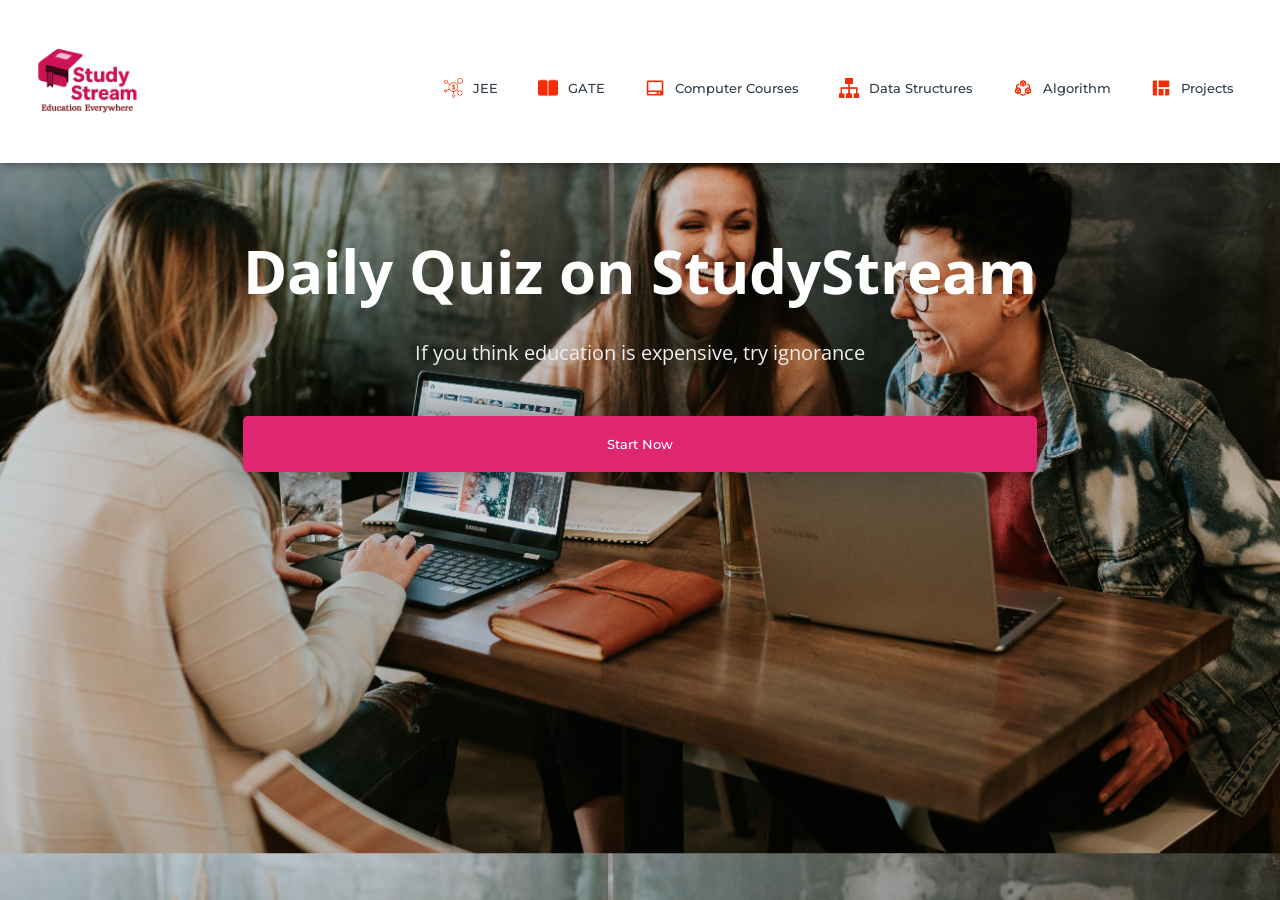
<file: web application/subjects/quiz.html>
<!DOCTYPE html>
<html>
<head>
	<link rel="shortcut icon" type="png" href="../images/icon/favicon.png">
	<title>Quiz on StudyStream</title>
	<link rel="stylesheet" type="text/css" href="quizStyle.css">
	<script type="text/javascript" src="../script.js"></script>
</head>
<body>
	
<!-- NAVIGATION -->
	<header>
		<div class="nav" id="nav">
			<div id="EduReach-logo">
			<a href="../index.html"><img src="../images/icon/logo.png" style="width: 120px;"></a></div>
			<div class="switch-tab" id="switch-tab" onclick="switchTAB()"><img src="../images/icon/menu.png"></div>
			<ul id="list-switch">
				<li><a href="jee.html"><img src="../images/courses/d1.png" class="icon">JEE</a></li>
				<li><a href="gate.html"><img src="../images/courses/paper.png" class="icon">GATE</a></li>
				<li><a href="computer_courses.html"><img src="../images/courses/computer.png" class="icon">Computer Courses</a></li>
				<li><a href="computer_courses.html#data"><img src="../images/courses/data.png" class="icon">Data Structures</a></li>
				<li><a href="computer_courses.html#algo"><img src="../images/courses/algo.png" class="icon">Algorithm</a></li>
				<li><a href="computer_courses.html#projects"><img src="../images/courses/projects.png" class="icon">Projects</a></li>
			</ul>
			<div class="search" id="search-switch">
				<input type="search" placeholder="Search" class="srch"><button id="srchbtn"><img src="../images/icon/search.png"></button>
			</div>
		</div>
	</header>
	

<!-- MAIN Heading of Page -->
	<div class="title" id="title">
		<span>Daily Quiz on StudyStream</span>
		<div class="shortdesc"><br>
			<p>If you think education is expensive, try ignorance</p>
		</div>
		<button onclick="startquiz()">Start Now</button>
	</div>


<div class="panel" id="panel">
	
	<div class="left-side" id="left">
		<ul>
			<li onclick="quizt(1)">HOME</li>
			<li onclick="quizt(2)">JEE Mains</li>
			<li onclick="quizt(3)">JEE Advanced</li>
			<li onclick="quizt(4)">GATE</li>
			<li onclick="quizt(5)">C/C++</li>
			<li onclick="quizt(6)">Java</li>
			<li onclick="quizt(7)">Python</li>
			<li onclick="quizt(8)">JavaScript</li>
			<li onclick="quizt(9)">Data Structures</li>
			<li onclick="quizt(10)">Algorithm</li>
			<li onclick="quizt(11)">Interview Questions</li>
		</ul>
	</div>

	<div class="right-side" id="right">
		<div id="quiz-container">
			
			<div id="f1"><div class="quiz-frame main-frame"></div></div>

			<div id="f2"><iframe class="quiz-frame" src="https://docs.google.com/forms/d/e/1FAIpQLSe3hXLPuiQGqj1n3IeeAzM8YLNpgJIIk_zfteoEdWka4X3wxQ/viewform?embedded=true" frameborder="0" marginheight="0" marginwidth="0">Loading…</iframe></div>
			
			<div id="f3"><iframe class="quiz-frame" src="https://docs.google.com/forms/d/e/1FAIpQLSeVTLsd_AqZGpbIMnZRm20OKrjjiYSirWBjfCHpWtAsMQU--g/viewform?embedded=true" frameborder="0" marginheight="0" marginwidth="0">Loading…</iframe></div>
			
			<div id="f4"><iframe class="quiz-frame" src="https://docs.google.com/forms/d/e/1FAIpQLSdjSKZhQp5jqqR34zD_uWMtgXr18F9pdK6YqcafLSP6J7VZjw/viewform?embedded=true" frameborder="0" marginheight="0" marginwidth="0">Loading…</iframe></div>

			<div id="f5"><iframe class="quiz-frame" src="https://docs.google.com/forms/d/e/1FAIpQLSe1xs1-41MAbLN7KkXrJwtGdbl5ydxe_vX_nmFRjf6c0wtYkA/viewform?embedded=true"  frameborder="0" marginheight="0" marginwidth="0">Loading…</iframe></iframe></div>
			
			<div id="f6"><iframe class="quiz-frame" src="https://docs.google.com/forms/d/e/1FAIpQLSdHFDm_BakVxro_zJI78OF2OLJpXgDzzaAVMHD9hptWlXBSpA/viewform?embedded=true" frameborder="0" marginheight="0" marginwidth="0">Loading…</iframe></div>
			
			<div id="f7"><iframe class="quiz-frame" src="https://docs.google.com/forms/d/e/1FAIpQLSdgD7yFEJtqpkImDiLAaQ7w9VcsO688gr1V3Gl7FqwM5yXtWQ/viewform?embedded=true" frameborder="0" marginheight="0" marginwidth="0">Loading…</iframe></div>

			<div id="f8"><iframe class="quiz-frame" src="https://docs.google.com/forms/d/e/1FAIpQLSchDBnai_Aup7YFJQegg4z-qoB338p010VgZRxBYDT17xoRew/viewform?embedded=true" frameborder="0" marginheight="0" marginwidth="0">Loading…</iframe></div>

			<div id="f9"><iframe class="quiz-frame" src="https://docs.google.com/forms/d/e/1FAIpQLSfY5oIAz4R9Ty-LBpx7h4th6OJ0-RkrxIlLslRV4NjwwW8_uw/viewform?embedded=true" frameborder="0" marginheight="0" marginwidth="0">Loading…</iframe></div>
			
			<div id="f10"><iframe class="quiz-frame" src="https://docs.google.com/forms/d/e/1FAIpQLSflwS89sG7H98J9vFgFqJgsKaZ5gpq3yUlOiW3up7RQQ-qRnw/viewform?embedded=true" frameborder="0" marginheight="0" marginwidth="0">Loading…</iframe></div>

			<div id="f11"><iframe class="quiz-frame" src="https://docs.google.com/forms/d/e/1FAIpQLSe_aS8-CMNFdUzI1UE73zahC2bmMwJkmB6FJXPIeKbLIBqB4Q/viewform?embedded=true" frameborder="0" marginheiclass="quiz-frame" ght="0" marginwidth="0">Loading…</iframe></div>

		</div>
	</div>

</div>

	<script type="text/javascript" src="../script.js"></script>
</body>
</html>
</file>
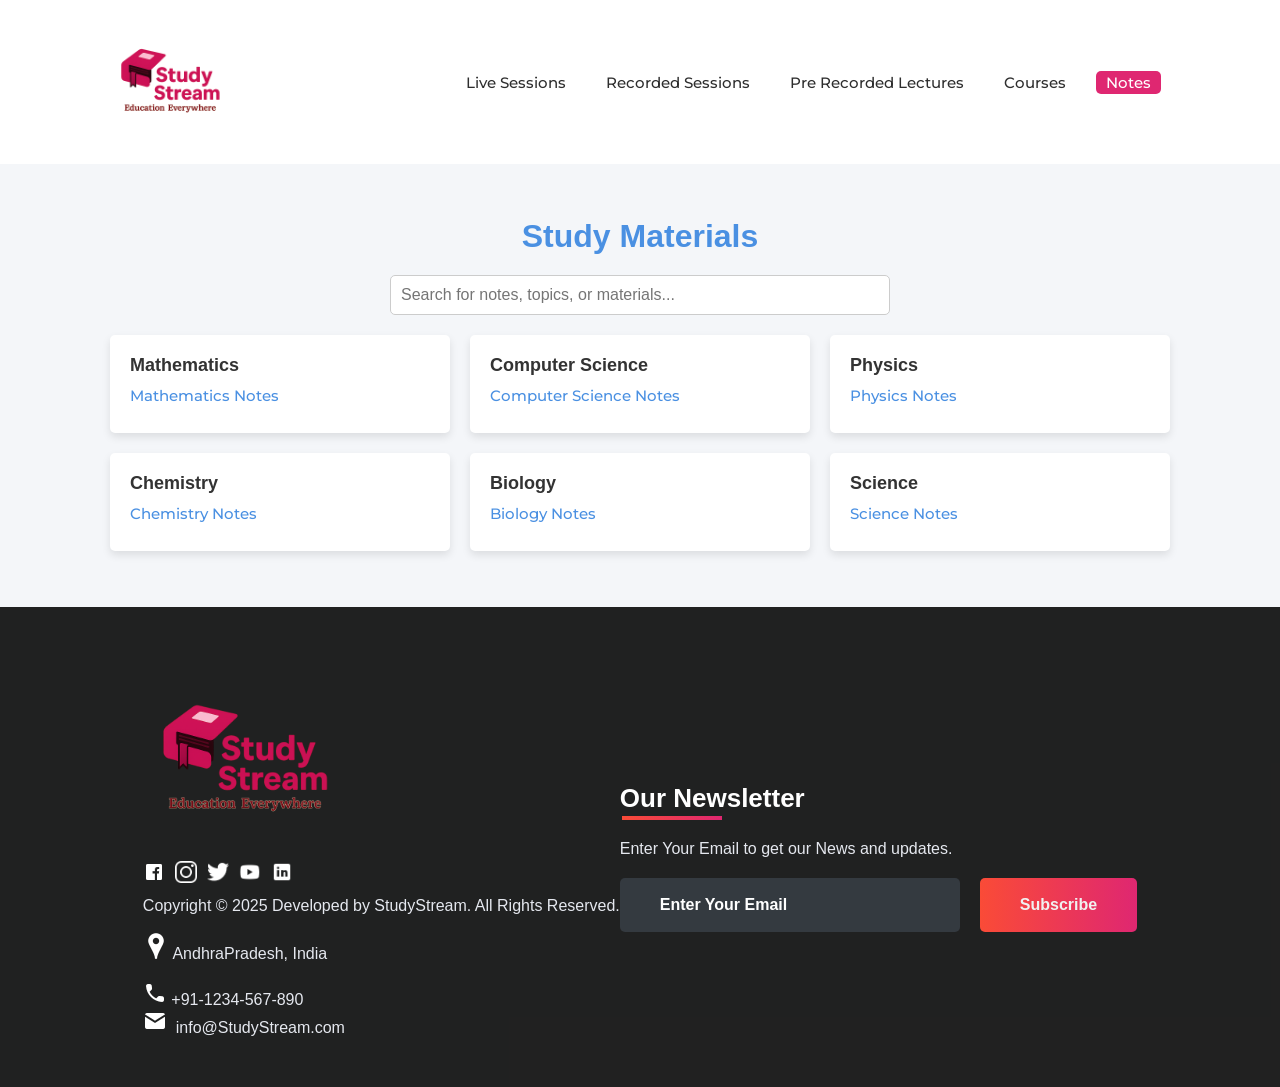
<file: web_application/Sessions/notes.html>
<!DOCTYPE html>
<html lang="en">
<head>
    <meta charset="UTF-8">
    <meta name="viewport" content="width=device-width, initial-scale=1.0">
    <title>Virtual Classroom - EduReach</title>
    <link rel="stylesheet" href="headerfooter.css">
	<link rel="stylesheet" href="notes.css">
	<style>
		nav{
			display: flex;
			position: relative;
			width: 100vw;
			
		}
		footer{
			display: flex;
			position: relative;
			width: 100vw;
			
		}
	</style>
</head>
<body>
    <!-- Navigation Bar -->
    <header id="header">
        <nav>
            <div class="logo"><a href="/StudyStream/Web_Application/index.html"><img src="images/icon/logo.png" alt="logo"></a></div>
            <ul>
                <li><a href="/StudyStream/Web_Application/Sessions/Live_Sessions.php" >Live Sessions</a></li>
                <li><a href="/StudyStream/Web_Application/Sessions/RecordedSessons.html">Recorded Sessions</a></li>
                <li><a href="/StudyStream/Web_Application/Sessions/PreRecodedLecture.html">Pre Recorded Lectures</a></li>
				<li><a href="Courses.php">Courses</a></li>
                <li><a href="/StudyStream/Web_Application/Sessions/notes.html" class="active">Notes</a></li>
            </ul>
        </nav>
    </header>

<!-- Start From Here -->

<br>
<h1>Study Materials</h1>

<div class="search-bar">
	<input type="text" id="search" placeholder="Search for notes, topics, or materials..." onkeyup="filterMaterials()">
</div>

<div class="materials-container" id="materialsContainer">
	
	<div class="material-category">
		<div class="category-title">Mathematics</div>
		<a href="https://drive.google.com/drive/folders/1uDD83g-xXprLfQrm-Q09HFQ_l3-8XOBW?usp=drive_link" class="material-link" target="_blank">Mathematics Notes</a>
		
	</div>
	<div class="material-category">
		<div class="category-title">Computer Science</div>
		<a href="https://drive.google.com/drive/folders/1Uqqb9PJUb6eEGsSNLR1XP1RjTLPL3gdq?usp=drive_link" class="material-link" target="_blank">Computer Science Notes</a>
		
	</div>
	<div class="material-category">
		<div class="category-title">Physics</div>
		<a href="https://drive.google.com/drive/folders/1csaY7ZU8GGy1fe9httbjmmqEcvL2I-5C?usp=drive_link" class="material-link" target="_blank">Physics Notes</a>
		
	</div>
	<div class="material-category">
		<div class="category-title">Chemistry</div>
		<a href="https://drive.google.com/drive/folders/1BaTEJhrYKVmRr7h3395q2_Ns5VeP6ykt?usp=drive_link" class="material-link" target="_blank">Chemistry Notes</a>
		
	</div>
	<div class="material-category">
		<div class="category-title">Biology</div>
		<a href="https://drive.google.com/drive/folders/1-xz67eTmXWunRG8n3ShxBydoxQGw5xQT?usp=drive_link" class="material-link" target="_blank">Biology Notes</a>
		
	</div>
	<div class="material-category">
		<div class="category-title">Science</div>
		<a href="https://drive.google.com/drive/folders/1XICSzKzBofhq-VnI66l3jh0utv1Qz6Pg?usp=drive_link" class="material-link" target="_blank">Science Notes</a>
		
	</div>
</div>
<br>
<br>

  <!-- FOOTER -->
  <footer>
	<div class="footer-container">
		<div class="left-col">
			<img src="images/icon/logo.png" style="width: 200px;">
			<div class="social-media">
				<a href="#"><img src="images/icon/fb.png"></a>
				<a href="#"><img src="images/icon/insta.png"></a>
				<a href="#"><img src="images/icon/tt.png"></a>
				<a href="#"><img src="images/icon/ytube.png"></a>
				<a href="#"><img src="images/icon/linkedin.png"></a>
			</div><br><br>
			<p class="rights-text">Copyright © 2025 Developed by StudyStream. All Rights Reserved.</p>
			<br>
			<p><img src="images/icon/location.png"> AndhraPradesh, India<br></p>
			<br>
			<p><img src="images/icon/phone.png"> +91-1234-567-890<br><img src="images/icon/mail.png">&nbsp; info@StudyStream.com</p>
		</div>
		<div class="right-col">
			<h1 style="color: #fff">Our Newsletter</h1>
			<div class="border"></div><br>
			<p>Enter Your Email to get our News and updates.</p>
			<form class="newsletter-form">
				<input class="txtb" type="email" placeholder="Enter Your Email">
				<input class="btn" type="submit" value="Subscribe">
			</form>
		</div>
	</div>
</footer>

	<script>
        function filterMaterials() {
            const searchInput = document.getElementById('search').value.toLowerCase();
            const materials = document.querySelectorAll('.material-category');
            
            materials.forEach(category => {
                const title = category.querySelector('.category-title').textContent.toLowerCase();
                const links = category.querySelectorAll('.material-link');
                let isVisible = title.includes(searchInput);

                links.forEach(link => {
                    if (link.textContent.toLowerCase().includes(searchInput)) {
                        isVisible = true;
                    }
                });

                category.style.display = isVisible ? 'block' : 'none';
            });
        }
    </script>
</body>

</html>
</file>
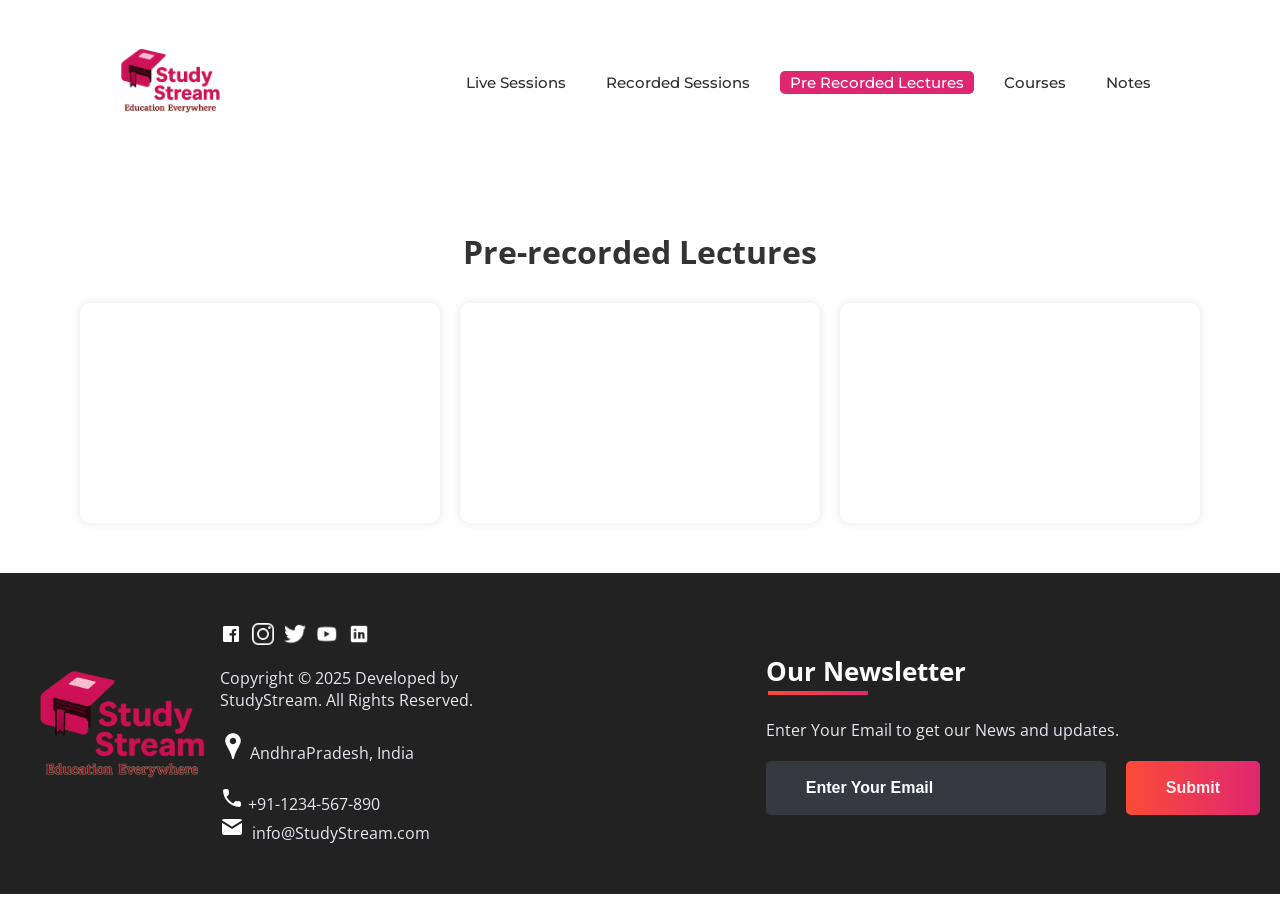
<file: web_application/Sessions/PreRecodedLecture.html>
<!DOCTYPE html>
<html lang="en">
<head>
    <meta charset="UTF-8">
    <meta name="viewport" content="width=device-width, initial-scale=1.0">
    <title>Virtual Classroom - EduReach</title>
    <link rel="stylesheet" href="headerfooter.css">
    <style>
        .lecture-section {
            padding: 50px;
            text-align: center;
        }

        .lecture-section h2 {
            font-size: 32px;
            margin-bottom: 30px;
            color: #333;
        }

        .video-grid {
            display: flex;
            flex-wrap: wrap;
            justify-content: center;
            gap: 20px;
        }

        .video-card {
            width: 360px;
            box-shadow: 0 0 10px rgba(0,0,0,0.1);
            border-radius: 10px;
            overflow: hidden;
        }

        .video-card iframe {
            width: 100%;
            height: 215px;
        }

        @media (max-width: 768px) {
            .video-card {
                width: 90%;
            }
        }
    </style>
</head>
<body>
    <!-- Navigation Bar -->
    <header id="header">
        <nav>
            <div class="logo"><a href="/StudyStream/Web_Application/index.html"><img src="images/icon/logo.png" alt="logo"></a></div>
            <ul>
                <li><a href="/StudyStream/Web_Application/Sessions/Live_Sessions.php">Live Sessions</a></li>
                <li><a href="/StudyStream/Web_Application/Sessions/RecordedSessons.html">Recorded Sessions</a></li>
                <li><a href="/StudyStream/Web_Application/Sessions/PreRecodedLecture.html" class="active">Pre Recorded Lectures</a></li>
                <li><a href="Courses.php">Courses</a></li>
                <li><a href="/StudyStream/Web_Application/Sessions/notes.html">Notes</a></li>
            </ul>
        </nav>
    </header>

    <!-- Pre-recorded Lectures Section -->
    <section class="lecture-section">
        <h2>Pre-recorded Lectures</h2>
        <div class="video-grid">
            <div class="video-card">
                <iframe src="https://www.youtube.com/embed/6v2L2UGZJAM" frameborder="0" allowfullscreen></iframe>
            </div>
            <div class="video-card">
                <iframe src="https://www.youtube.com/embed/1hHMwLxN6EM" frameborder="0" allowfullscreen></iframe>
            </div>
            <div class="video-card">
                <iframe src="https://www.youtube.com/embed/kKKM8Y-u7ds" frameborder="0" allowfullscreen></iframe>
            </div>
        </div>
    </section>

    <!-- FOOTER -->
    <footer>
        <div class="footer-container">
            <div class="left-col">
                <a href="/StudyStream/Web_Application/index.html"><img src="images/icon/logo.png" style="width: 200px;"></a>
                <div class="logo"></div>
                <div class="social-media">
                    <a href="#"><img src="images/icon/fb.png"></a>
                    <a href="#"><img src="images/icon/insta.png"></a>
                    <a href="#"><img src="images/icon/tt.png"></a>
                    <a href="#"><img src="images/icon/ytube.png"></a>
                    <a href="#"><img src="images/icon/linkedin.png"></a>
                </div><br><br>
                <p class="rights-text">Copyright © 2025 Developed by StudyStream. All Rights Reserved.</p>
                <br>
                <p><img src="images/icon/location.png"> AndhraPradesh, India<br> </p>
                <br>
                <p><img src="images/icon/phone.png"> +91-1234-567-890<br><img src="images/icon/mail.png">&nbsp;
                    info@StudyStream.com</p>
            </div>
            <div class="right-col">
                <h1 style="color: #fff">Our Newsletter</h1>
                <div class="border"></div><br>
                <p>Enter Your Email to get our News and updates.</p>
                <form class="newsletter-form">
                    <input class="txtb" type="email" placeholder="Enter Your Email">
                    <input class="btn" type="submit" value="Submit">
                </form>
            </div>
        </div>
    </footer>

</body>
</html>
</file>
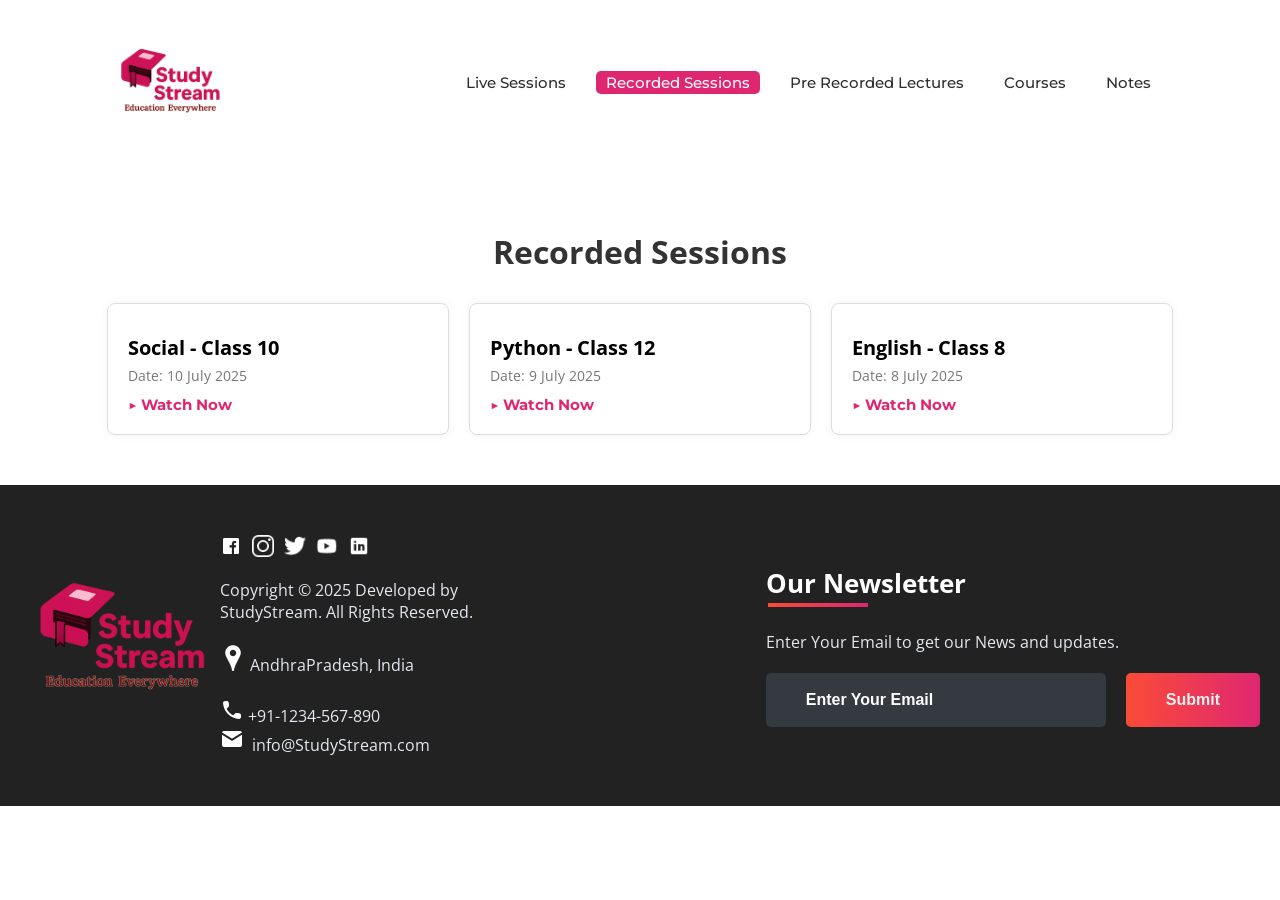
<file: web_application/Sessions/RecordedSessons.html>
<!DOCTYPE html>
<html lang="en">
<head>
    <meta charset="UTF-8">
    <meta name="viewport" content="width=device-width, initial-scale=1.0">
    <title>Virtual Classroom - StudyStream</title>
    <link rel="stylesheet" href="headerfooter.css">
    <style>
        .recorded-container {
            padding: 50px;
            text-align: center;
        }

        .recorded-container h2 {
            font-size: 32px;
            margin-bottom: 30px;
            color: #333;
        }

        .recordings {
            display: flex;
            flex-wrap: wrap;
            justify-content: center;
            gap: 20px;
        }

        .video-card {
            background: #fff;
            border: 1px solid #ddd;
            padding: 20px;
            width: 300px;
            box-shadow: 0 0 10px rgba(0, 0, 0, 0.05);
            border-radius: 8px;
            text-align: left;
        }

        .video-card h3 {
            margin: 10px 0 5px;
            font-size: 20px;
        }

        .video-card p {
            font-size: 14px;
            color: #777;
        }

        .video-card a {
            display: inline-block;
            margin-top: 10px;
            color: #DF2771;
            font-weight: bold;
            text-decoration: none;
        }

        .video-card a:hover {
            text-decoration: underline;
        }
    </style>
</head>
<body>
    <!-- Navigation Bar -->
    <header id="header">
        <nav>
            <div class="logo"><a href="/StudyStream/Web_Application/index.html"><img src="images/icon/logo.png" alt="logo"></a></div>
            <ul>
                <li><a href="/StudyStream/Web_Application/Sessions/Live_Sessions.php">Live Sessions</a></li>
                <li><a href="/StudyStream/Web_Application/Sessions/RecordedSessons.html" class="active">Recorded Sessions</a></li>
                <li><a href="/StudyStream/Web_Application/Sessions/PreRecodedLecture.html">Pre Recorded Lectures</a></li>
                <li><a href="Courses.php">Courses</a></li>
                <li><a href="/StudyStream/Web_Application/Sessions/notes.html">Notes</a></li>
            </ul>
        </nav>
    </header>

    <!-- Recorded Sessions Section -->
    <section class="recorded-container">
        <h2>Recorded Sessions</h2>
        <div class="recordings">
            <div class="video-card">
                <h3>Social - Class 10</h3>
                <p>Date: 10 July 2025</p>
                <a href="https://www.youtube.com/watch?v=6v2L2UGZJAM" target="_blank">▶️ Watch Now</a>
            </div>
            <div class="video-card">
                <h3>Python - Class 12</h3>
                <p>Date: 9 July 2025</p>
                <a href="www.youtube.com/embed/_uQrJ0TkZlc" target="_blank">▶️ Watch Now</a>
            </div>
            <div class="video-card">
                <h3>English - Class 8</h3>
                <p>Date: 8 July 2025</p>
                <a href="https://www.youtube.com/embed/QJNJJEbLLCs" target="_blank">▶️ Watch Now</a>
            </div>
        </div>
    </section>

    <!-- FOOTER -->
    <footer>
        <div class="footer-container">
            <div class="left-col">
                <a href="/StudyStream/Web_Application/index.html"><img src="images/icon/logo.png" style="width: 200px;"></a>
                <div class="logo"></div>
                <div class="social-media">
                    <a href="#"><img src="images/icon/fb.png"></a>
                    <a href="#"><img src="images/icon/insta.png"></a>
                    <a href="#"><img src="images/icon/tt.png"></a>
                    <a href="#"><img src="images/icon/ytube.png"></a>
                    <a href="#"><img src="images/icon/linkedin.png"></a>
                </div><br><br>
                <p class="rights-text">Copyright © 2025 Developed by StudyStream. All Rights Reserved.</p>
                <br>
                <p><img src="images/icon/location.png"> AndhraPradesh, India<br> </p>
                <br>
                <p><img src="images/icon/phone.png"> +91-1234-567-890<br><img src="images/icon/mail.png">&nbsp;
                    info@StudyStream.com</p>
            </div>
            <div class="right-col">
                <h1 style="color: #fff">Our Newsletter</h1>
                <div class="border"></div><br>
                <p>Enter Your Email to get our News and updates.</p>
                <form class="newsletter-form">
                    <input class="txtb" type="email" placeholder="Enter Your Email">
                    <input class="btn" type="submit" value="Submit">
                </form>
            </div>
        </div>
    </footer>

</body>
</html>
</file>
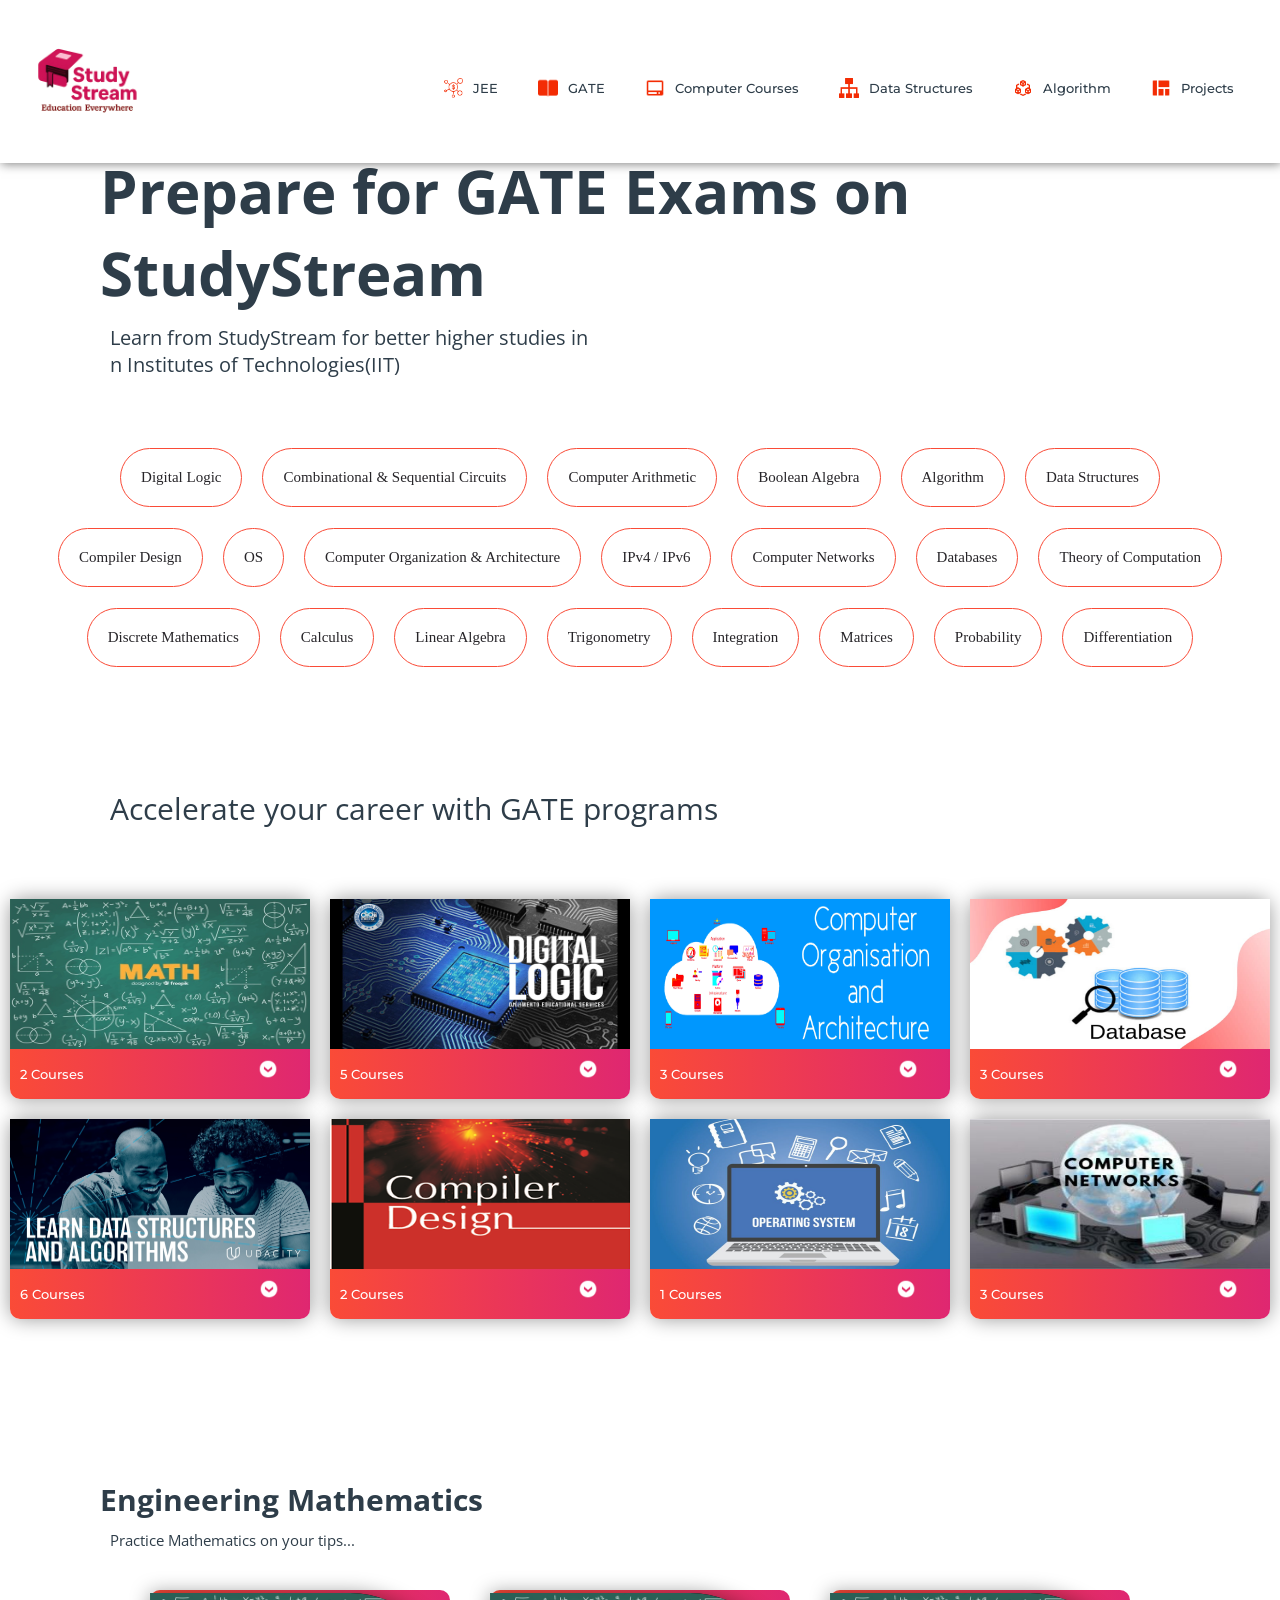
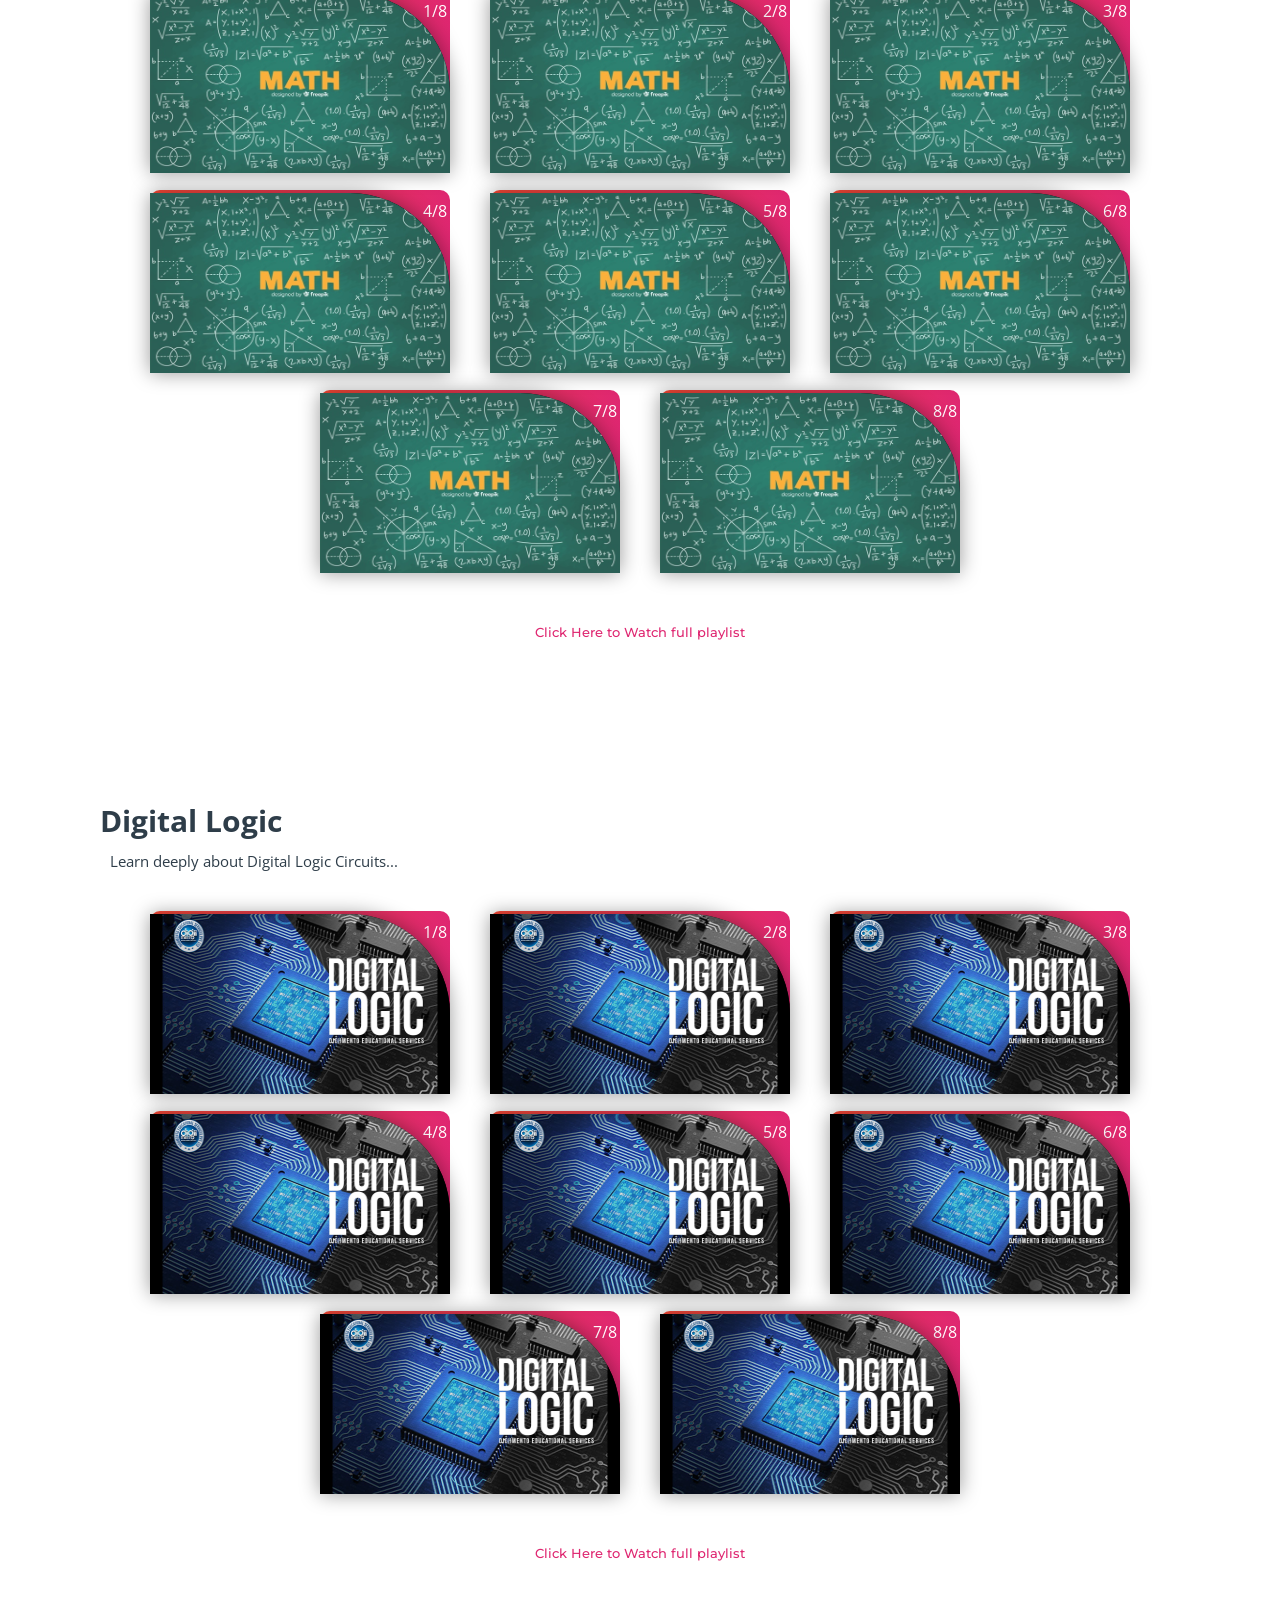
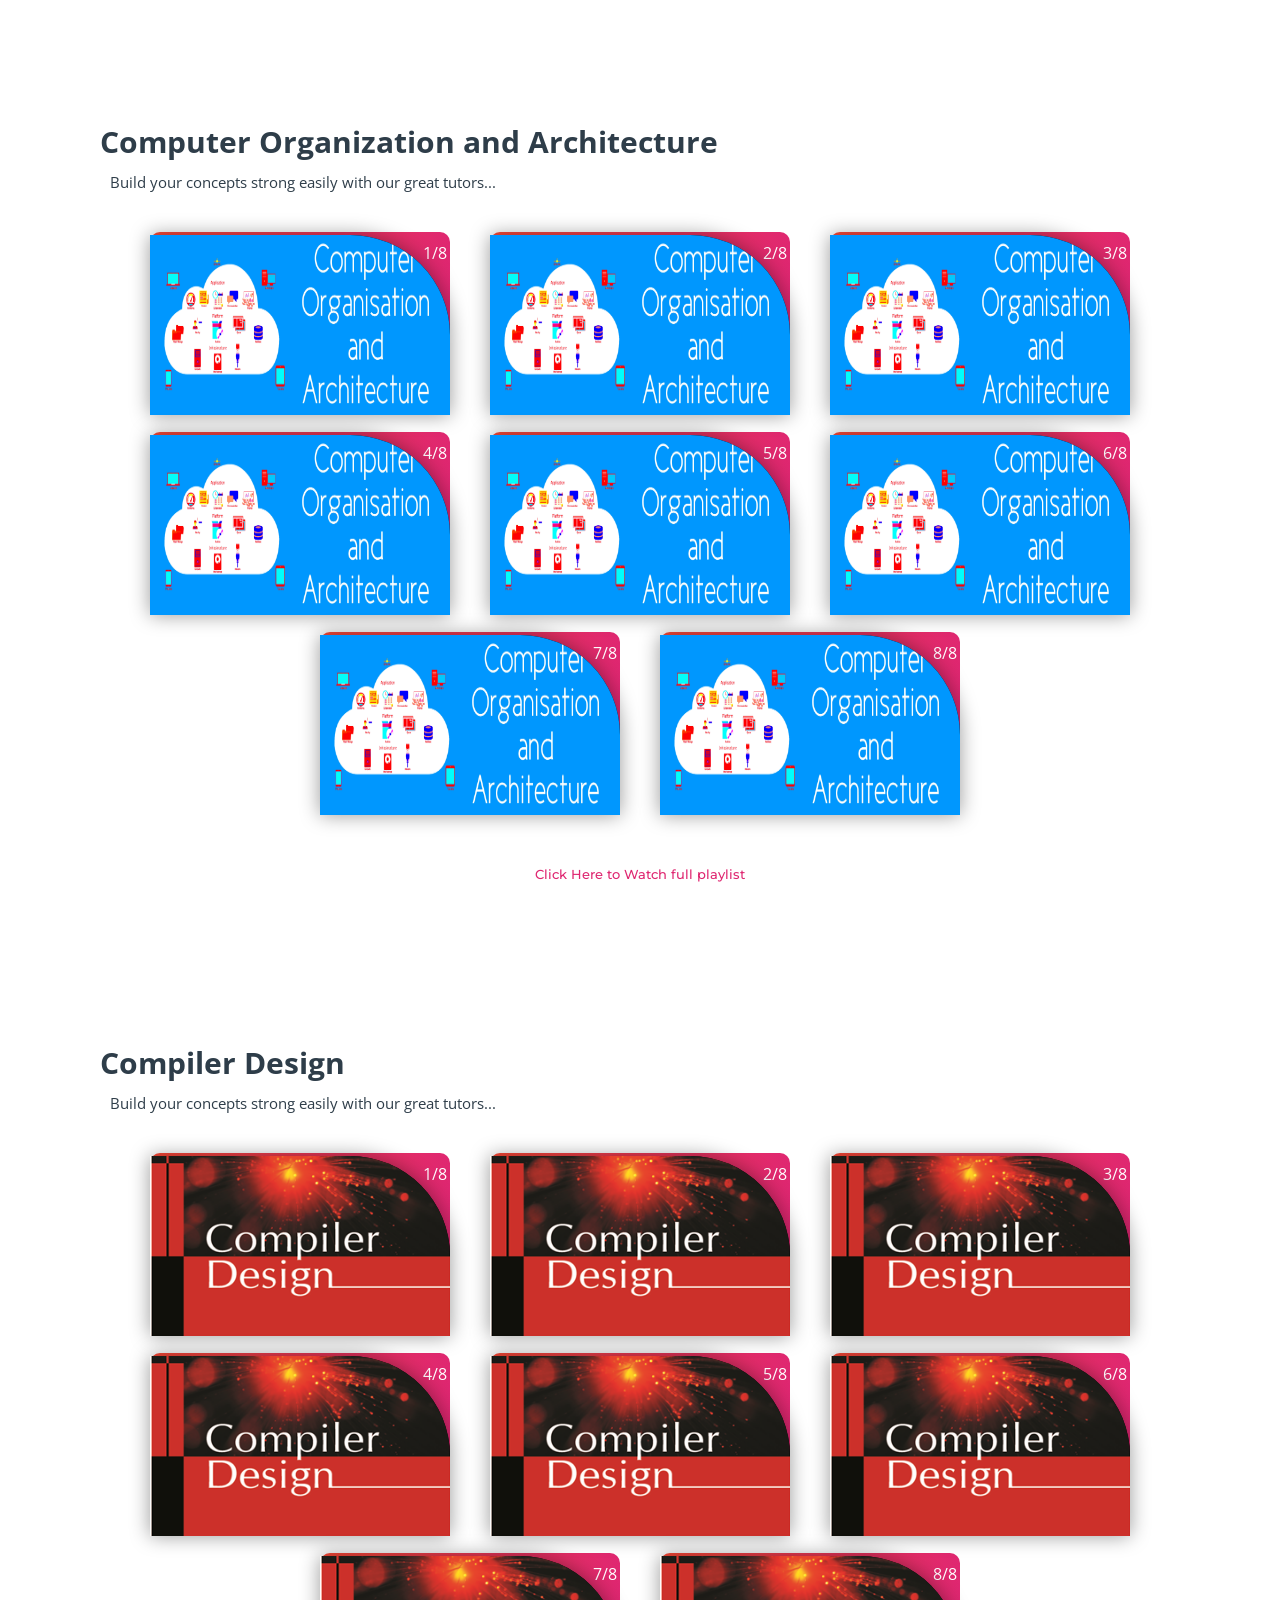
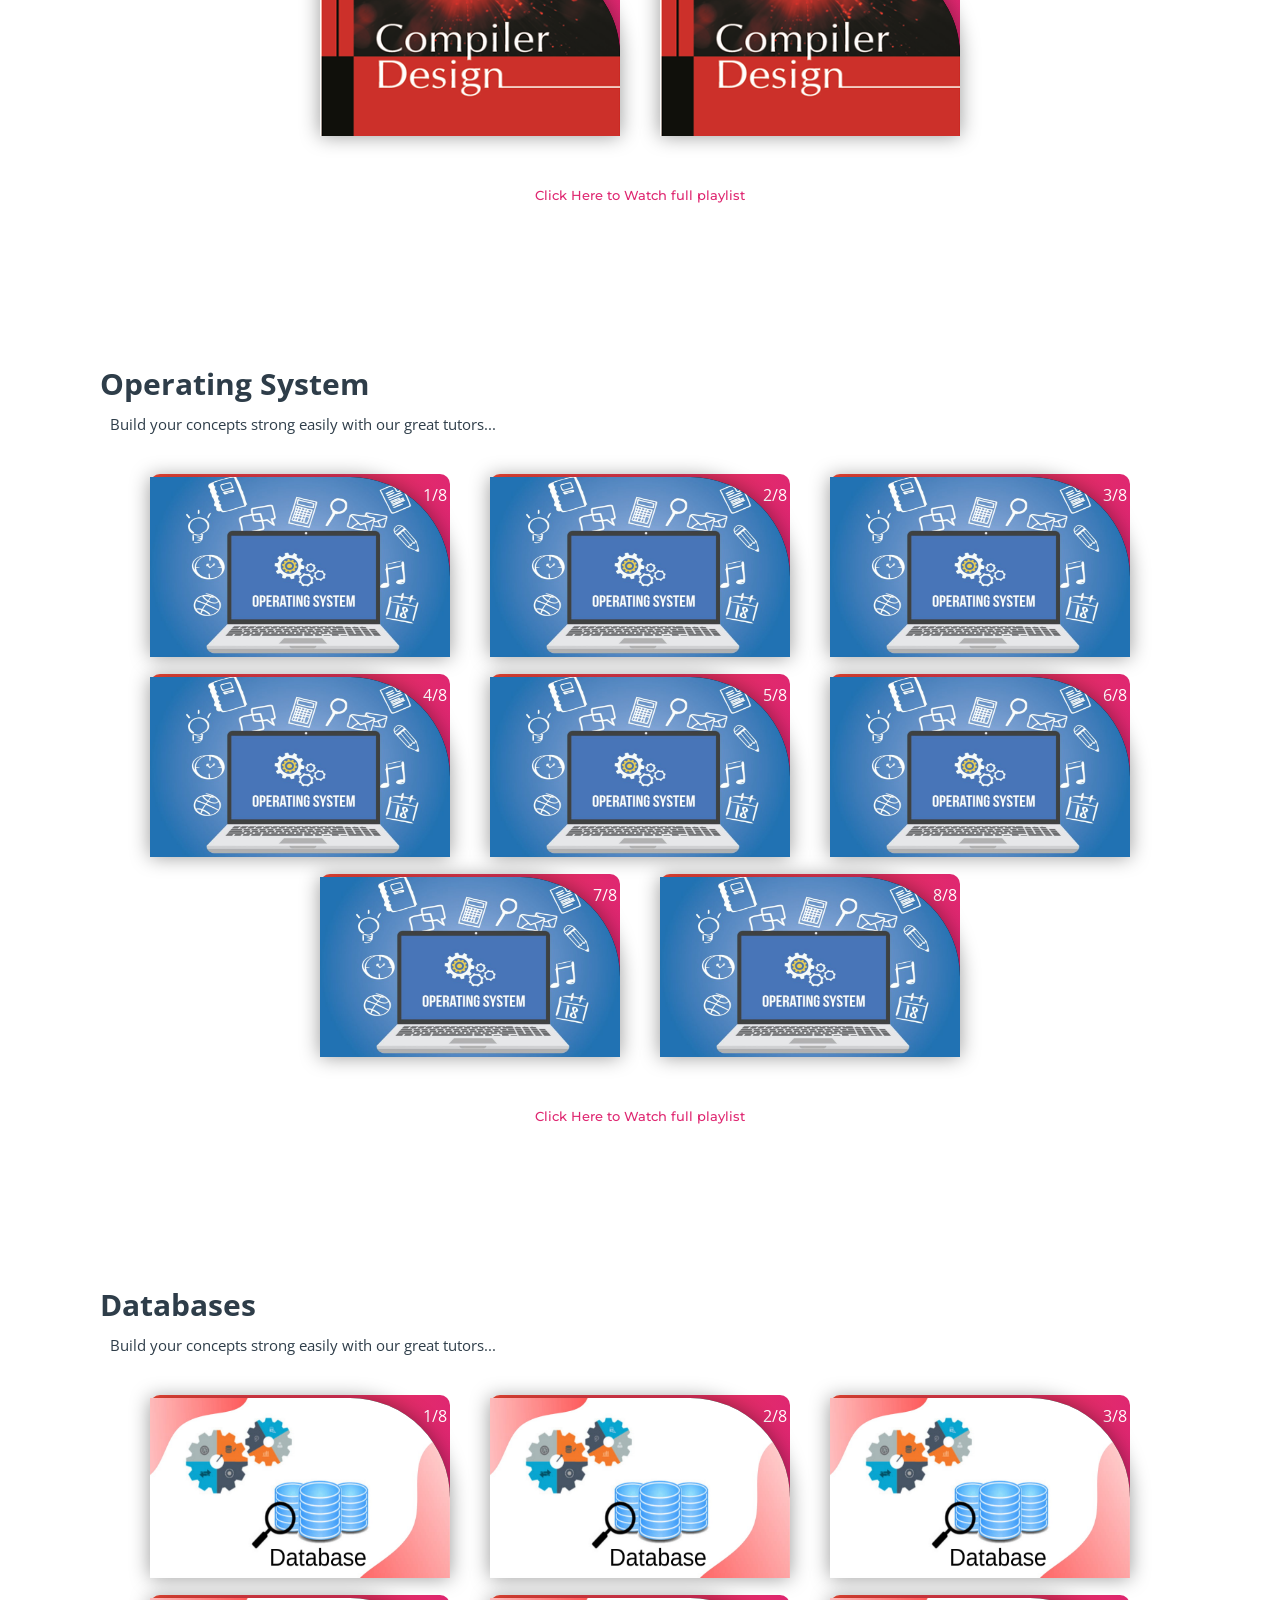
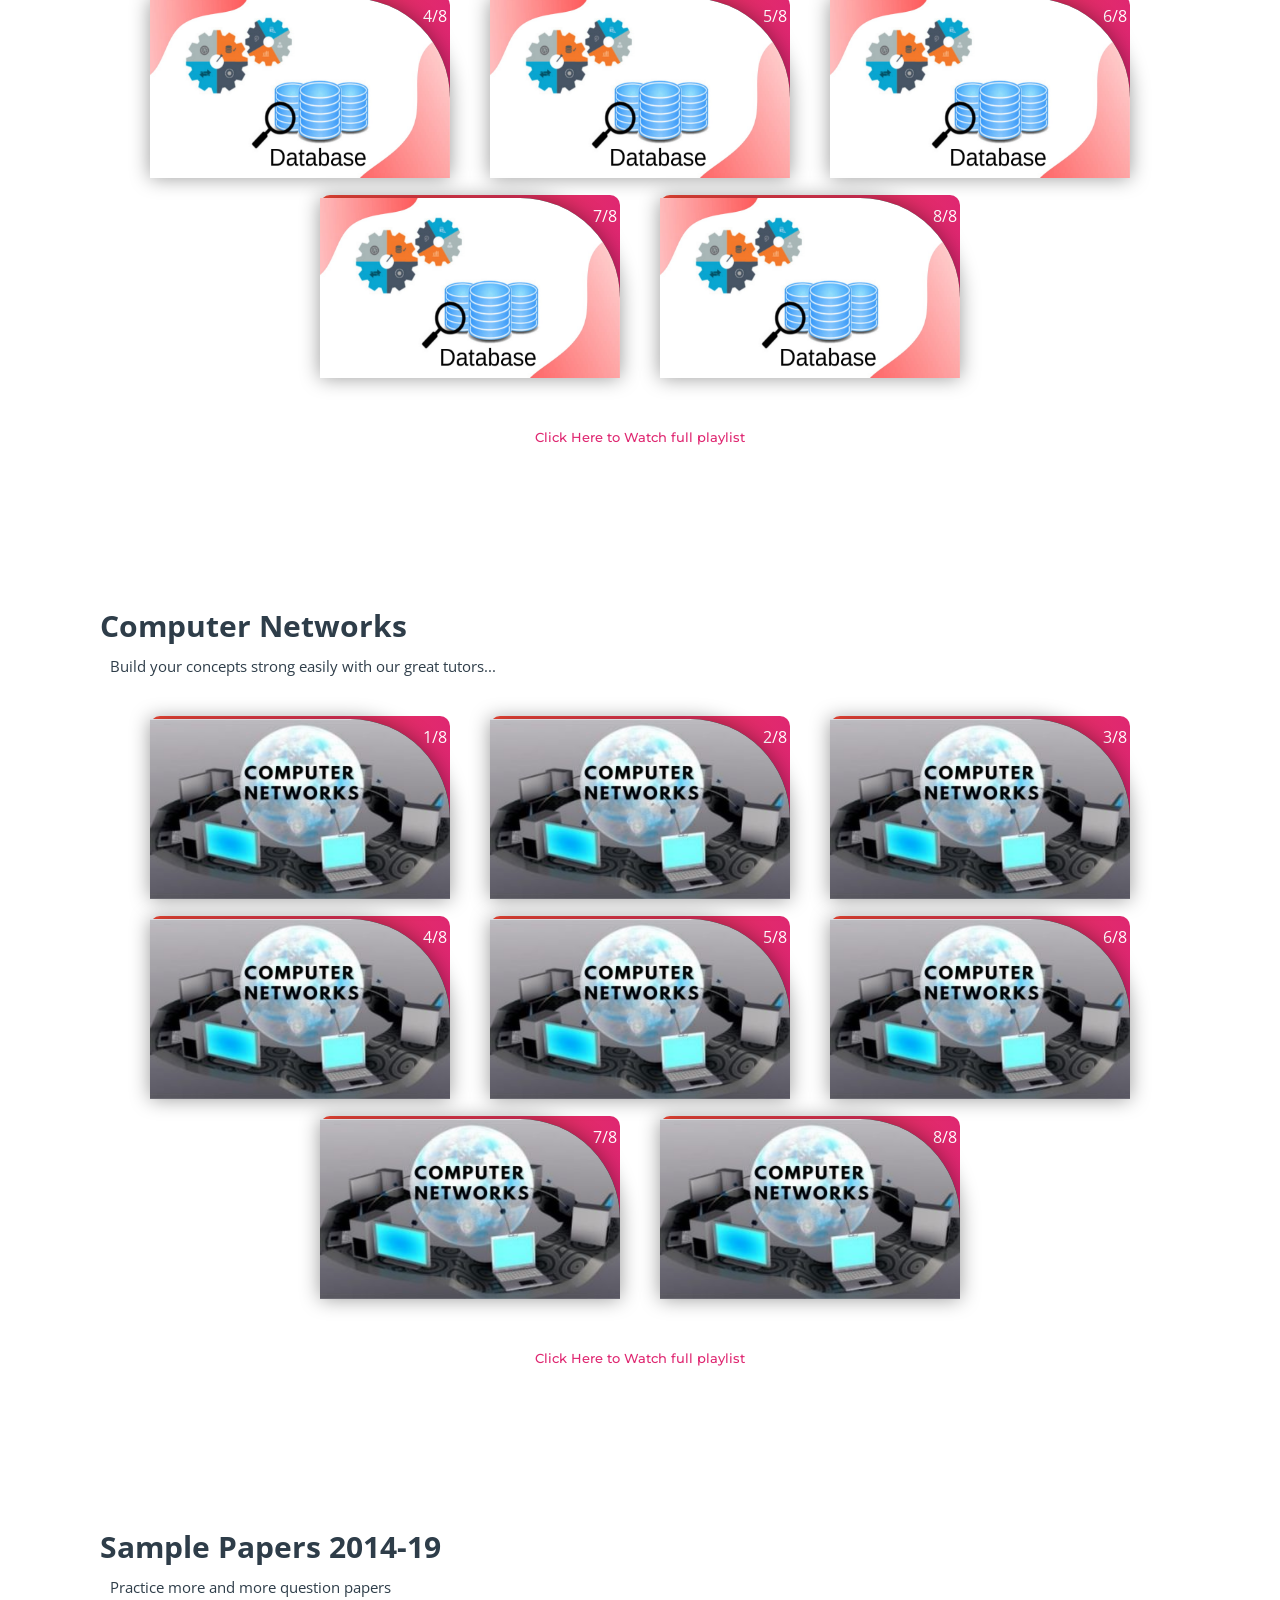
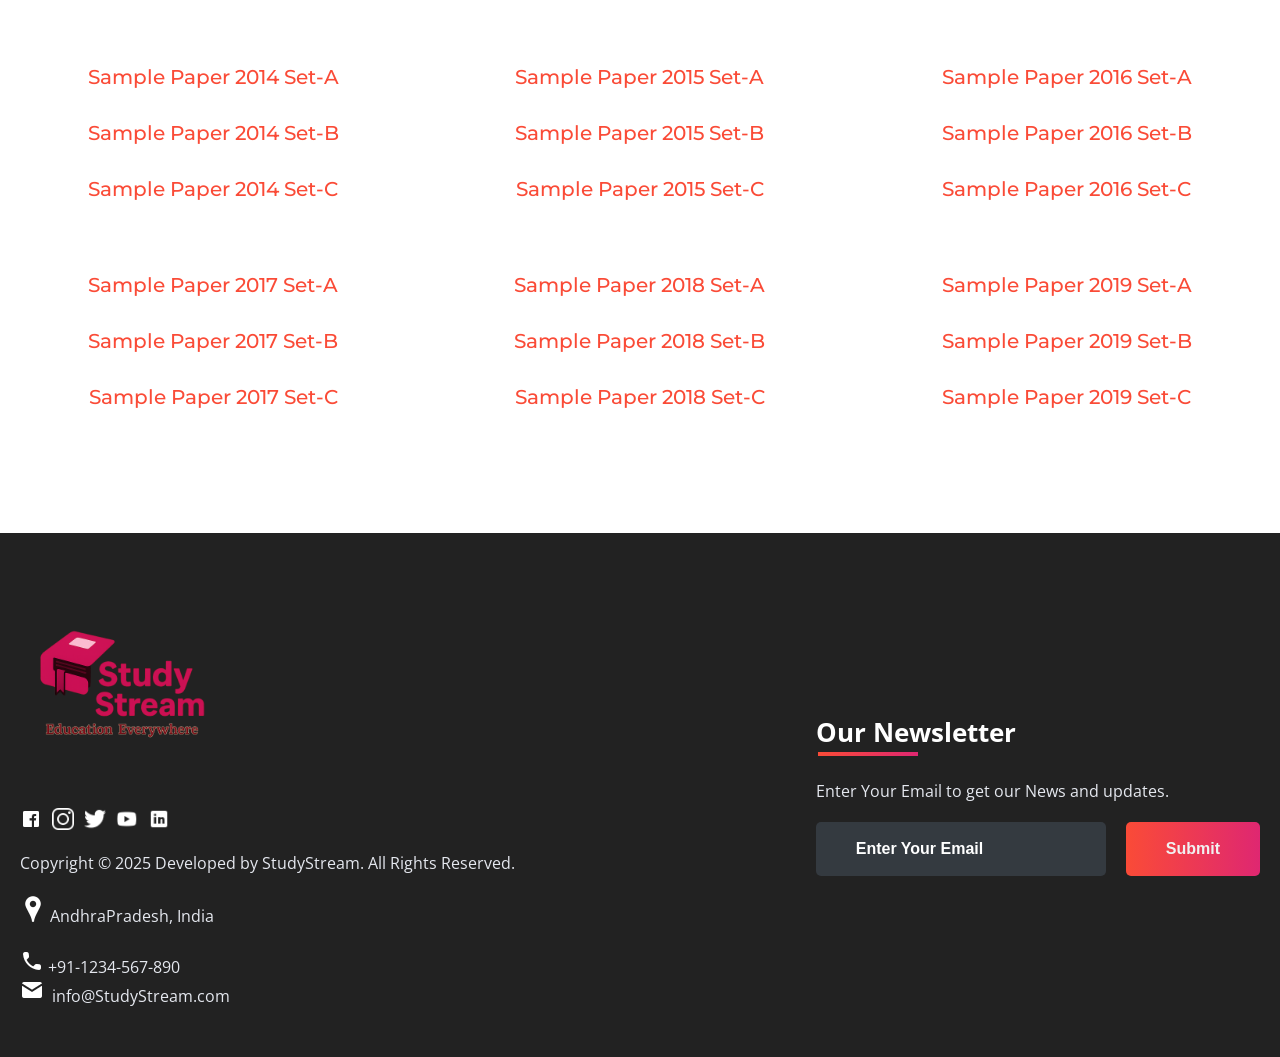
<file: web_application/subjects/gate.html>
<!DOCTYPE html>
<html>

<head>
	<link rel="shortcut icon" type="png" href="../images/icon/favicon.png">
	<title>Prepare for GATE on EduReach</title>
	<link rel="stylesheet" type="text/css" href="subjects.css">
	<script type="text/javascript" src="../script.js"></script>
</head>

<body>

	<!-- NAVIGATION -->
	<header>
		<div class="nav" id="nav">
			<div id="StudyStream-logo">
				<a href="../index.html"><img src="../images/icon/logo.png" style="width: 120px;"></a>
			</div>
			<div class="switch-tab" id="switch-tab" onclick="switchTAB()"><img src="../images/icon/menu.png"></div>
			<ul id="list-switch">
				<li><a href="jee.html"><img src="../images/courses/d1.png" class="icon">JEE</a></li>
				<li><a href="#"><img src="../images/courses/paper.png" class="icon">GATE</a></li>
				<li><a href="computer_courses.html"><img src="../images/courses/computer.png" class="icon">Computer
						Courses</a></li>
				<li><a href="computer_courses.html#data"><img src="../images/courses/data.png" class="icon">Data
						Structures</a></li>
				<li><a href="computer_courses.html#algo"><img src="../images/courses/algo.png"
							class="icon">Algorithm</a></li>
				<li><a href="computer_courses.html#projects"><img src="../images/courses/projects.png"
							class="icon">Projects</a></li>
			</ul>
			<div class="search" id="search-switch">
				<input type="text" placeholder="Search" class="srch"><button id="srchbtn"><img
						src="../images/icon/search.png"></button>
			</div>
		</div>
	</header>


	<!-- Main Title of the Page -->
	<div class="title">
		<span>Prepare for GATE Exams on StudyStream</span>
		<div class="shortdesc">
			<p>Learn from StudyStream for better higher studies in<br>  n Institutes of Technologies(IIT)</p>
		</div>
	</div>


	<!-- Some KeyWords related to topic -->
	<div class="course">
		<div class="cbox">
			<div class="det"><a href="#digital">Digital Logic</a></div>
			<div class="det"><a href="https://en.wikipedia.org/wiki/Sequential_logic" target="_blank">Combinational &
					Sequential Circuits</a></div>
			<div class="det"><a href="https://en.wikipedia.org/wiki/ALU" target="_blank">Computer Arithmetic</a></div>
			<div class="det"><a href="https://en.wikipedia.org/wiki/Boolean_algebra" target="_blank">Boolean Algebra</a>
			</div>
			<div class="det"><a href="computer_courses.html#algo">Algorithm</a></div>
			<div class="det"><a href="computer_courses.html#data">Data Structures</a></div>
		</div>
		<div class="cbox">
			<div class="det"><a href="#compiler">Compiler Design</a></div>
			<div class="det"><a href="#os">OS</a></div>
			<div class="det"><a href="#coaa">Computer Organization & Architecture</a></div>
			<div class="det"><a href="https://en.wikipedia.org/wiki/IPv4" target="_blank">IPv4 / IPv6</a></div>
			<div class="det"><a href="#cn">Computer Networks</a></div>
			<div class="det"><a href="#database">Databases</a></div>
			<div class="det"><a href="https://en.wikipedia.org/wiki/Theory_of_computation" target="_blank">Theory of
					Computation</a></div>
		</div>
		<div class="cbox">
			<div class="det"><a href="#math">Discrete Mathematics</a></div>
			<div class="det"><a href="#math">Calculus</a></div>
			<div class="det"><a href="#math">Linear Algebra</a></div>
			<div class="det"><a href="#math">Trigonometry</a></div>
			<div class="det"><a href="#math">Integration</a></div>
			<div class="det"><a href="#math">Matrices</a></div>
			<div class="det"><a href="#math">Probability</a></div>
			<div class="det"><a href="#math">Differentiation</a></div>
		</div>
	</div>


	<!-- Courses Available -->
	<div class="inbt">
		Accelerate your career with GATE programs
	</div>

	<div class="ccard">
		<center>
			<div class="ccardbox">
				<div class="dcard">
					<div class="fpart"><img src="../images/courses/math.jpg"></div>
					<a href="#math">
						<div class="spart">2 Courses <img src="../images/icon/dropdown.png"></div>
					</a>
				</div>
				<div class="dcard">
					<div class="fpart"><img src="../images/courses/digital.jpg"></div>
					<a href="#digital">
						<div class="spart">5 Courses <img src="../images/icon/dropdown.png"></div>
					</a>
				</div>
				<div class="dcard">
					<div class="fpart"><img src="../images/courses/coaa.jpg"></div>
					<a href="#coaa">
						<div class="spart">3 Courses <img src="../images/icon/dropdown.png"></div>
					</a>
				</div>
				<div class="dcard">
					<div class="fpart"><img src="../images/courses/database.jpg"></div>
					<a href="#database">
						<div class="spart">3 Courses <img src="../images/icon/dropdown.png"></div>
					</a>
				</div>
				<div class="dcard">
					<div class="fpart"><img src="../images/courses/data-algo.jpg"></div>
					<a href="computer_courses.html#data">
						<div class="spart">6 Courses <img src="../images/icon/dropdown.png"></div>
					</a>
				</div>
				<div class="dcard">
					<div class="fpart"><img src="../images/courses/compiler.jpg"></div>
					<a href="#compiler">
						<div class="spart">2 Courses <img src="../images/icon/dropdown.png"></div>
					</a>
				</div>
				<div class="dcard">
					<div class="fpart"><img src="../images/courses/os.jpg"></div>
					<a href="#os">
						<div class="spart">1 Courses <img src="../images/icon/dropdown.png"></div>
					</a>
				</div>
				<div class="dcard">
					<div class="fpart"><img src="../images/courses/cn.jpg"></div>
					<a href="#cn">
						<div class="spart">3 Courses <img src="../images/icon/dropdown.png"></div>
					</a>
				</div>
			</div>
		</center>
	</div>


	<!-- Videos on ENGINEERING MATHEMATICS Lectures -->

	<div class="title2" id="math">
		<span>Engineering Mathematics</span>
		<div class="shortdesc2">
			<p>Practice Mathematics on your tips...</p>
		</div>
	</div>

	<center>
		<div class="ccardbox2">
			<div class="dcard2"><span class="tag">1/8</span>
				<div class="fpart2"><img src="../images/courses/math.jpg">
					<iframe src="https://www.youtube.com/embed/xxGyTHWrHZg" frameborder="0"
						allow="accelerometer; autoplay; encrypted-media; gyroscope; picture-in-picture"
						allowfullscreen></iframe>
				</div>
			</div>
			<div class="dcard2"><span class="tag">2/8</span>
				<div class="fpart2"><img src="../images/courses/math.jpg">
					<iframe src="https://www.youtube.com/embed/xxGyTHWrHZg" frameborder="0"
						allow="accelerometer; autoplay; encrypted-media; gyroscope; picture-in-picture"
						allowfullscreen></iframe>
				</div>
			</div>
			<div class="dcard2"><span class="tag">3/8</span>
				<div class="fpart2"><img src="../images/courses/math.jpg">
					<iframe src="https://www.youtube.com/embed/xxGyTHWrHZg" frameborder="0"
						allow="accelerometer; autoplay; encrypted-media; gyroscope; picture-in-picture"
						allowfullscreen></iframe>
				</div>
			</div>
			<div class="dcard2"><span class="tag">4/8</span>
				<div class="fpart2"><img src="../images/courses/math.jpg">
					<iframe src="https://www.youtube.com/embed/xxGyTHWrHZg" frameborder="0"
						allow="accelerometer; autoplay; encrypted-media; gyroscope; picture-in-picture"
						allowfullscreen></iframe>
				</div>
			</div>

			<div class="dcard2"><span class="tag">5/8</span>
				<div class="fpart2"><img src="../images/courses/math.jpg">
					<iframe src="https://www.youtube.com/embed/xxGyTHWrHZg" frameborder="0"
						allow="accelerometer; autoplay; encrypted-media; gyroscope; picture-in-picture"
						allowfullscreen></iframe>
				</div>
			</div>
			<div class="dcard2"><span class="tag">6/8</span>
				<div class="fpart2"><img src="../images/courses/math.jpg">
					<iframe src="https://www.youtube.com/embed/xxGyTHWrHZg" frameborder="0"
						allow="accelerometer; autoplay; encrypted-media; gyroscope; picture-in-picture"
						allowfullscreen></iframe>
				</div>
			</div>
			<div class="dcard2"><span class="tag">7/8</span>
				<div class="fpart2"><img src="../images/courses/math.jpg">
					<iframe src="https://www.youtube.com/embed/xxGyTHWrHZg" frameborder="0"
						allow="accelerometer; autoplay; encrypted-media; gyroscope; picture-in-picture"
						allowfullscreen></iframe>
				</div>
			</div>
			<div class="dcard2"><span class="tag">8/8</span>
				<div class="fpart2"><img src="../images/courses/math.jpg">
					<iframe src="https://www.youtube.com/embed/xxGyTHWrHZg" frameborder="0"
						allow="accelerometer; autoplay; encrypted-media; gyroscope; picture-in-picture"
						allowfullscreen></iframe>
				</div>
			</div>
		</div>
	</center>
	<br><br>
	<div class="click-me">
		<a href="https://www.youtube.com/watch?v=xxGyTHWrHZg" target="_blank">Click Here to Watch full playlist</a>
	</div>



	<!-- Videos on DIGITAL LOGIC Lectures -->

	<div class="title2" id="digital">
		<span>Digital Logic</span>
		<div class="shortdesc2">
			<p>Learn deeply about Digital Logic Circuits...</p>
		</div>
	</div>
	<center>
		<div class="ccardbox2">
			<div class="dcard2"><span class="tag">1/8</span>
				<div class="fpart2"><img src="../images/courses/digital.jpg">
					<iframe src="https://www.youtube.com/embed/-M7oIM8hKSU" frameborder="0"
						allow="accelerometer; autoplay; encrypted-media; gyroscope; picture-in-picture"
						allowfullscreen></iframe>
				</div>
			</div>
			<div class="dcard2"><span class="tag">2/8</span>
				<div class="fpart2"><img src="../images/courses/digital.jpg">
					<iframe src="https://www.youtube.com/embed/-M7oIM8hKSU" frameborder="0"
						allow="accelerometer; autoplay; encrypted-media; gyroscope; picture-in-picture"
						allowfullscreen></iframe>
				</div>
			</div>
			<div class="dcard2"><span class="tag">3/8</span>
				<div class="fpart2"><img src="../images/courses/digital.jpg">
					<iframe src="https://www.youtube.com/embed/-M7oIM8hKSU" frameborder="0"
						allow="accelerometer; autoplay; encrypted-media; gyroscope; picture-in-picture"
						allowfullscreen></iframe>
				</div>
			</div>
			<div class="dcard2"><span class="tag">4/8</span>
				<div class="fpart2"><img src="../images/courses/digital.jpg">
					<iframe src="https://www.youtube.com/embed/-M7oIM8hKSU" frameborder="0"
						allow="accelerometer; autoplay; encrypted-media; gyroscope; picture-in-picture"
						allowfullscreen></iframe>
				</div>
			</div>

			<div class="dcard2"><span class="tag">5/8</span>
				<div class="fpart2"><img src="../images/courses/digital.jpg">
					<iframe src="https://www.youtube.com/embed/-M7oIM8hKSU" frameborder="0"
						allow="accelerometer; autoplay; encrypted-media; gyroscope; picture-in-picture"
						allowfullscreen></iframe>
				</div>
			</div>
			<div class="dcard2"><span class="tag">6/8</span>
				<div class="fpart2"><img src="../images/courses/digital.jpg">
					<iframe src="https://www.youtube.com/embed/-M7oIM8hKSU" frameborder="0"
						allow="accelerometer; autoplay; encrypted-media; gyroscope; picture-in-picture"
						allowfullscreen></iframe>
				</div>
			</div>
			<div class="dcard2"><span class="tag">7/8</span>
				<div class="fpart2"><img src="../images/courses/digital.jpg">
					<iframe src="https://www.youtube.com/embed/-M7oIM8hKSU" frameborder="0"
						allow="accelerometer; autoplay; encrypted-media; gyroscope; picture-in-picture"
						allowfullscreen></iframe>
				</div>
			</div>
			<div class="dcard2"><span class="tag">8/8</span>
				<div class="fpart2"><img src="../images/courses/digital.jpg">
					<iframe src="https://www.youtube.com/embed/-M7oIM8hKSU" frameborder="0"
						allow="accelerometer; autoplay; encrypted-media; gyroscope; picture-in-picture"
						allowfullscreen></iframe>
				</div>
			</div>
		</div>
	</center>
	<br><br>
	<div class="click-me">
		<a href="https://youtu.be/-M7oIM8hKSU" target="_blank">Click Here to Watch full playlist</a>
	</div>



	<!-- Videos on COMPUTER ORGANIZATION and ARCHITECTURE Lectures -->

	<div class="title2" id="coaa">
		<span>Computer Organization and Architecture</span>
		<div class="shortdesc2">
			<p>Build your concepts strong easily with our great tutors...</p>
		</div>
	</div>
	<center>
		<div class="ccardbox2">
			<div class="dcard2"><span class="tag">1/8</span>
				<div class="fpart2"><img src="../images/courses/coaa.jpg">
					<iframe src="https://www.youtube.com/embed/q6oiRtKTpX4" frameborder="0"
						allow="accelerometer; autoplay; encrypted-media; gyroscope; picture-in-picture"
						allowfullscreen></iframe>
				</div>
			</div>
			<div class="dcard2"><span class="tag">2/8</span>
				<div class="fpart2"><img src="../images/courses/coaa.jpg">
					<iframe src="https://www.youtube.com/embed/q6oiRtKTpX4" frameborder="0"
						allow="accelerometer; autoplay; encrypted-media; gyroscope; picture-in-picture"
						allowfullscreen></iframe>
				</div>
			</div>
			<div class="dcard2"><span class="tag">3/8</span>
				<div class="fpart2"><img src="../images/courses/coaa.jpg">
					<iframe src="https://www.youtube.com/embed/q6oiRtKTpX4" frameborder="0"
						allow="accelerometer; autoplay; encrypted-media; gyroscope; picture-in-picture"
						allowfullscreen></iframe>
				</div>
			</div>
			<div class="dcard2"><span class="tag">4/8</span>
				<div class="fpart2"><img src="../images/courses/coaa.jpg">
					<iframe src="https://www.youtube.com/embed/q6oiRtKTpX4" frameborder="0"
						allow="accelerometer; autoplay; encrypted-media; gyroscope; picture-in-picture"
						allowfullscreen></iframe>
				</div>
			</div>

			<div class="dcard2"><span class="tag">5/8</span>
				<div class="fpart2"><img src="../images/courses/coaa.jpg">
					<iframe src="https://www.youtube.com/embed/q6oiRtKTpX4" frameborder="0"
						allow="accelerometer; autoplay; encrypted-media; gyroscope; picture-in-picture"
						allowfullscreen></iframe>
				</div>
			</div>
			<div class="dcard2"><span class="tag">6/8</span>
				<div class="fpart2"><img src="../images/courses/coaa.jpg">
					<iframe src="https://www.youtube.com/embed/q6oiRtKTpX4" frameborder="0"
						allow="accelerometer; autoplay; encrypted-media; gyroscope; picture-in-picture"
						allowfullscreen></iframe>
				</div>
			</div>
			<div class="dcard2"><span class="tag">7/8</span>
				<div class="fpart2"><img src="../images/courses/coaa.jpg">
					<iframe src="https://www.youtube.com/embed/q6oiRtKTpX4" frameborder="0"
						allow="accelerometer; autoplay; encrypted-media; gyroscope; picture-in-picture"
						allowfullscreen></iframe>
				</div>
			</div>
			<div class="dcard2"><span class="tag">8/8</span>
				<div class="fpart2"><img src="../images/courses/coaa.jpg">
					<iframe src="https://www.youtube.com/embed/q6oiRtKTpX4" frameborder="0"
						allow="accelerometer; autoplay; encrypted-media; gyroscope; picture-in-picture"
						allowfullscreen></iframe>
				</div>
			</div>
		</div>
	</center>
	<br><br>
	<div class="click-me">
		<a href="https://youtu.be/q6oiRtKTpX4" target="_blank">Click Here to Watch full playlist</a>
	</div>



	<!-- Videos on COMPILER Lectures -->

	<div class="title2" id="compiler">
		<span>Compiler Design</span>
		<div class="shortdesc2">
			<p>Build your concepts strong easily with our great tutors...</p>
		</div>
	</div>
	<center>
		<div class="ccardbox2">
			<div class="dcard2"><span class="tag">1/8</span>
				<div class="fpart2"><img src="../images/courses/compiler.jpg">
					<iframe src="https://www.youtube.com/embed/yNZIhF6pxjM" frameborder="0"
						allow="accelerometer; autoplay; encrypted-media; gyroscope; picture-in-picture"
						allowfullscreen></iframe>
				</div>
			</div>
			<div class="dcard2"><span class="tag">2/8</span>
				<div class="fpart2"><img src="../images/courses/compiler.jpg">
					<iframe src="https://www.youtube.com/embed/yNZIhF6pxjM" frameborder="0"
						allow="accelerometer; autoplay; encrypted-media; gyroscope; picture-in-picture"
						allowfullscreen></iframe>
				</div>
			</div>
			<div class="dcard2"><span class="tag">3/8</span>
				<div class="fpart2"><img src="../images/courses/compiler.jpg">
					<iframe src="https://www.youtube.com/embed/yNZIhF6pxjM" frameborder="0"
						allow="accelerometer; autoplay; encrypted-media; gyroscope; picture-in-picture"
						allowfullscreen></iframe>
				</div>
			</div>
			<div class="dcard2"><span class="tag">4/8</span>
				<div class="fpart2"><img src="../images/courses/compiler.jpg">
					<iframe src="https://www.youtube.com/embed/yNZIhF6pxjM" frameborder="0"
						allow="accelerometer; autoplay; encrypted-media; gyroscope; picture-in-picture"
						allowfullscreen></iframe>
				</div>
			</div>

			<div class="dcard2"><span class="tag">5/8</span>
				<div class="fpart2"><img src="../images/courses/compiler.jpg">
					<iframe src="https://www.youtube.com/embed/yNZIhF6pxjM" frameborder="0"
						allow="accelerometer; autoplay; encrypted-media; gyroscope; picture-in-picture"
						allowfullscreen></iframe>
				</div>
			</div>
			<div class="dcard2"><span class="tag">6/8</span>
				<div class="fpart2"><img src="../images/courses/compiler.jpg">
					<iframe src="https://www.youtube.com/embed/yNZIhF6pxjM" frameborder="0"
						allow="accelerometer; autoplay; encrypted-media; gyroscope; picture-in-picture"
						allowfullscreen></iframe>
				</div>
			</div>
			<div class="dcard2"><span class="tag">7/8</span>
				<div class="fpart2"><img src="../images/courses/compiler.jpg">
					<iframe src="https://www.youtube.com/embed/yNZIhF6pxjM" frameborder="0"
						allow="accelerometer; autoplay; encrypted-media; gyroscope; picture-in-picture"
						allowfullscreen></iframe>
				</div>
			</div>
			<div class="dcard2"><span class="tag">8/8</span>
				<div class="fpart2"><img src="../images/courses/compiler.jpg">
					<iframe src="https://www.youtube.com/embed/yNZIhF6pxjM" frameborder="0"
						allow="accelerometer; autoplay; encrypted-media; gyroscope; picture-in-picture"
						allowfullscreen></iframe>
				</div>
			</div>
		</div>
	</center>
	<br><br>
	<div class="click-me">
		<a href="https://youtu.be/yNZIhF6pxjM" target="_blank">Click Here to Watch full playlist</a>
	</div>



	<!-- Videos on OPERATING SYSTEM Lectures -->


	<div class="title2" id="os">
		<span>Operating System</span>
		<div class="shortdesc2">
			<p>Build your concepts strong easily with our great tutors...</p>
		</div>
	</div>
	<center>
		<div class="ccardbox2">
			<div class="dcard2"><span class="tag">1/8</span>
				<div class="fpart2"><img src="../images/courses/os.jpg">
					<iframe src="https://www.youtube.com/embed/vBURTt97EkA" frameborder="0"
						allow="accelerometer; autoplay; encrypted-media; gyroscope; picture-in-picture"
						allowfullscreen></iframe>
				</div>
			</div>
			<div class="dcard2"><span class="tag">2/8</span>
				<div class="fpart2"><img src="../images/courses/os.jpg">
					<iframe src="https://www.youtube.com/embed/vBURTt97EkA" frameborder="0"
						allow="accelerometer; autoplay; encrypted-media; gyroscope; picture-in-picture"
						allowfullscreen></iframe>
				</div>
			</div>
			<div class="dcard2"><span class="tag">3/8</span>
				<div class="fpart2"><img src="../images/courses/os.jpg">
					<iframe src="https://www.youtube.com/embed/vBURTt97EkA" frameborder="0"
						allow="accelerometer; autoplay; encrypted-media; gyroscope; picture-in-picture"
						allowfullscreen></iframe>
				</div>
			</div>
			<div class="dcard2"><span class="tag">4/8</span>
				<div class="fpart2"><img src="../images/courses/os.jpg">
					<iframe src="https://www.youtube.com/embed/vBURTt97EkA" frameborder="0"
						allow="accelerometer; autoplay; encrypted-media; gyroscope; picture-in-picture"
						allowfullscreen></iframe>
				</div>
			</div>

			<div class="dcard2"><span class="tag">5/8</span>
				<div class="fpart2"><img src="../images/courses/os.jpg">
					<iframe src="https://www.youtube.com/embed/vBURTt97EkA" frameborder="0"
						allow="accelerometer; autoplay; encrypted-media; gyroscope; picture-in-picture"
						allowfullscreen></iframe>
				</div>
			</div>
			<div class="dcard2"><span class="tag">6/8</span>
				<div class="fpart2"><img src="../images/courses/os.jpg">
					<iframe src="https://www.youtube.com/embed/vBURTt97EkA" frameborder="0"
						allow="accelerometer; autoplay; encrypted-media; gyroscope; picture-in-picture"
						allowfullscreen></iframe>
				</div>
			</div>
			<div class="dcard2"><span class="tag">7/8</span>
				<div class="fpart2"><img src="../images/courses/os.jpg">
					<iframe src="https://www.youtube.com/embed/vBURTt97EkA" frameborder="0"
						allow="accelerometer; autoplay; encrypted-media; gyroscope; picture-in-picture"
						allowfullscreen></iframe>
				</div>
			</div>
			<div class="dcard2"><span class="tag">8/8</span>
				<div class="fpart2"><img src="../images/courses/os.jpg">
					<iframe src="https://www.youtube.com/embed/vBURTt97EkA" frameborder="0"
						allow="accelerometer; autoplay; encrypted-media; gyroscope; picture-in-picture"
						allowfullscreen></iframe>
				</div>
			</div>
		</div>
	</center>

	<br><br>
	<div class="click-me">
		<a href="https://youtu.be/vBURTt97EkA" target="_blank">Click Here to Watch full playlist</a>
	</div>


	<!-- Videos on DATABASE Lectures -->

	<div class="title2" id="database">
		<span>Databases</span>
		<div class="shortdesc2">
			<p>Build your concepts strong easily with our great tutors...</p>
		</div>
	</div>
	<center>
		<div class="ccardbox2">
			<div class="dcard2"><span class="tag">1/8</span>
				<div class="fpart2"><img src="../images/courses/database.jpg">
					<iframe src="https://www.youtube.com/embed/wR0jg0eQsZA" frameborder="0"
						allow="accelerometer; autoplay; encrypted-media; gyroscope; picture-in-picture"
						allowfullscreen></iframe>
				</div>
			</div>
			<div class="dcard2"><span class="tag">2/8</span>
				<div class="fpart2"><img src="../images/courses/database.jpg">
					<iframe src="https://www.youtube.com/embed/wR0jg0eQsZA" frameborder="0"
						allow="accelerometer; autoplay; encrypted-media; gyroscope; picture-in-picture"
						allowfullscreen></iframe>
				</div>
			</div>
			<div class="dcard2"><span class="tag">3/8</span>
				<div class="fpart2"><img src="../images/courses/database.jpg">
					<iframe src="https://www.youtube.com/embed/wR0jg0eQsZA" frameborder="0"
						allow="accelerometer; autoplay; encrypted-media; gyroscope; picture-in-picture"
						allowfullscreen></iframe>
				</div>
			</div>
			<div class="dcard2"><span class="tag">4/8</span>
				<div class="fpart2"><img src="../images/courses/database.jpg">
					<iframe src="https://www.youtube.com/embed/wR0jg0eQsZA" frameborder="0"
						allow="accelerometer; autoplay; encrypted-media; gyroscope; picture-in-picture"
						allowfullscreen></iframe>
				</div>
			</div>

			<div class="dcard2"><span class="tag">5/8</span>
				<div class="fpart2"><img src="../images/courses/database.jpg">
					<iframe src="https://www.youtube.com/embed/wR0jg0eQsZA" frameborder="0"
						allow="accelerometer; autoplay; encrypted-media; gyroscope; picture-in-picture"
						allowfullscreen></iframe>
				</div>
			</div>
			<div class="dcard2"><span class="tag">6/8</span>
				<div class="fpart2"><img src="../images/courses/database.jpg">
					<iframe src="https://www.youtube.com/embed/wR0jg0eQsZA" frameborder="0"
						allow="accelerometer; autoplay; encrypted-media; gyroscope; picture-in-picture"
						allowfullscreen></iframe>
				</div>
			</div>
			<div class="dcard2"><span class="tag">7/8</span>
				<div class="fpart2"><img src="../images/courses/database.jpg">
					<iframe src="https://www.youtube.com/embed/wR0jg0eQsZA" frameborder="0"
						allow="accelerometer; autoplay; encrypted-media; gyroscope; picture-in-picture"
						allowfullscreen></iframe>
				</div>
			</div>
			<div class="dcard2"><span class="tag">8/8</span>
				<div class="fpart2"><img src="../images/courses/database.jpg">
					<iframe src="https://www.youtube.com/embed/wR0jg0eQsZA" frameborder="0"
						allow="accelerometer; autoplay; encrypted-media; gyroscope; picture-in-picture"
						allowfullscreen></iframe>
				</div>
			</div>
		</div>
	</center>
	<br><br>
	<div class="click-me">
		<a href="https://youtu.be/wR0jg0eQsZA" target="_blank">Click Here to Watch full playlist</a>
	</div>



	<!-- Videos on COMPUTER NETWORKS Lectures -->

	<div class="title2" id="cn">
		<span>Computer Networks</span>
		<div class="shortdesc2">
			<p>Build your concepts strong easily with our great tutors...</p>
		</div>
	</div>
	<center>
		<div class="ccardbox2">
			<div class="dcard2"><span class="tag">1/8</span>
				<div class="fpart2"><img src="../images/courses/cn.jpg">
					<iframe src="https://www.youtube.com/embed/qiQR5rTSshw" frameborder="0"
						allow="accelerometer; autoplay; encrypted-media; gyroscope; picture-in-picture"
						allowfullscreen></iframe>
				</div>
			</div>
			<div class="dcard2"><span class="tag">2/8</span>
				<div class="fpart2"><img src="../images/courses/cn.jpg">
					<iframe src="https://www.youtube.com/embed/qiQR5rTSshw" frameborder="0"
						allow="accelerometer; autoplay; encrypted-media; gyroscope; picture-in-picture"
						allowfullscreen></iframe>
				</div>
			</div>
			<div class="dcard2"><span class="tag">3/8</span>
				<div class="fpart2"><img src="../images/courses/cn.jpg">
					<iframe src="https://www.youtube.com/embed/qiQR5rTSshw" frameborder="0"
						allow="accelerometer; autoplay; encrypted-media; gyroscope; picture-in-picture"
						allowfullscreen></iframe>
				</div>
			</div>
			<div class="dcard2"><span class="tag">4/8</span>
				<div class="fpart2"><img src="../images/courses/cn.jpg">
					<iframe src="https://www.youtube.com/embed/qiQR5rTSshw" frameborder="0"
						allow="accelerometer; autoplay; encrypted-media; gyroscope; picture-in-picture"
						allowfullscreen></iframe>
				</div>
			</div>

			<div class="dcard2"><span class="tag">5/8</span>
				<div class="fpart2"><img src="../images/courses/cn.jpg">
					<iframe src="https://www.youtube.com/embed/qiQR5rTSshw" frameborder="0"
						allow="accelerometer; autoplay; encrypted-media; gyroscope; picture-in-picture"
						allowfullscreen></iframe>
				</div>
			</div>
			<div class="dcard2"><span class="tag">6/8</span>
				<div class="fpart2"><img src="../images/courses/cn.jpg">
					<iframe src="https://www.youtube.com/embed/qiQR5rTSshw" frameborder="0"
						allow="accelerometer; autoplay; encrypted-media; gyroscope; picture-in-picture"
						allowfullscreen></iframe>
				</div>
			</div>
			<div class="dcard2"><span class="tag">7/8</span>
				<div class="fpart2"><img src="../images/courses/cn.jpg">
					<iframe src="https://www.youtube.com/embed/qiQR5rTSshw" frameborder="0"
						allow="accelerometer; autoplay; encrypted-media; gyroscope; picture-in-picture"
						allowfullscreen></iframe>
				</div>
			</div>
			<div class="dcard2"><span class="tag">8/8</span>
				<div class="fpart2"><img src="../images/courses/cn.jpg">
					<iframe src="https://www.youtube.com/embed/qiQR5rTSshw" frameborder="0"
						allow="accelerometer; autoplay; encrypted-media; gyroscope; picture-in-picture"
						allowfullscreen></iframe>
				</div>
			</div>
		</div>
	</center>

	<br><br>
	<div class="click-me">
		<a href="https://youtu.be/qiQR5rTSshw" target="_blank">Click Here to Watch full playlist</a>
	</div>



	<!-- Links for SAMPLE PAPERS of JEE MAINS & ADVANCED -->

	<div class="title2" id="sample_papers">
		<span>Sample Papers 2014-19</span>
		<div class="shortdesc2">
			<p>Practice more and more question papers</p>
		</div>
	</div>

	<div class="sample">
		<ul>
			<li><a href="../samplePapers/p1.pdf" target="_blank">Sample Paper 2014 Set-A</a></li>
			<li><a href="../samplePapers/p1.pdf" target="_blank">Sample Paper 2014 Set-B</a></li>
			<li><a href="../samplePapers/p1.pdf" target="_blank">Sample Paper 2014 Set-C</a></li>
		</ul>
		<ul>
			<li><a href="../samplePapers/p1.pdf" target="_blank">Sample Paper 2015 Set-A</a></li>
			<li><a href="../samplePapers/p1.pdf" target="_blank">Sample Paper 2015 Set-B</a></li>
			<li><a href="../samplePapers/p1.pdf" target="_blank">Sample Paper 2015 Set-C</a></li>
		</ul>
		<ul>
			<li><a href="../samplePapers/p1.pdf" target="_blank">Sample Paper 2016 Set-A</a></li>
			<li><a href="../samplePapers/p1.pdf" target="_blank">Sample Paper 2016 Set-B</a></li>
			<li><a href="../samplePapers/p1.pdf" target="_blank">Sample Paper 2016 Set-C</a></li>
		</ul>
	</div>
	<div class="sample lastSample">
		<ul>
			<li><a href="../samplePapers/p1.pdf" target="_blank">Sample Paper 2017 Set-A</a></li>
			<li><a href="../samplePapers/p1.pdf" target="_blank">Sample Paper 2017 Set-B</a></li>
			<li><a href="../samplePapers/p1.pdf" target="_blank">Sample Paper 2017 Set-C</a></li>
		</ul>
		<ul>
			<li><a href="../samplePapers/p1.pdf" target="_blank">Sample Paper 2018 Set-A</a></li>
			<li><a href="../samplePapers/p1.pdf" target="_blank">Sample Paper 2018 Set-B</a></li>
			<li><a href="../samplePapers/p1.pdf" target="_blank">Sample Paper 2018 Set-C</a></li>
		</ul>
		<ul>
			<li><a href="../samplePapers/p1.pdf" target="_blank">Sample Paper 2019 Set-A</a></li>
			<li><a href="../samplePapers/p1.pdf" target="_blank">Sample Paper 2019 Set-B</a></li>
			<li><a href="../samplePapers/p1.pdf" target="_blank">Sample Paper 2019 Set-C</a></li>
		</ul>
	</div>


	<!-- FOOTER -->
	<footer>
		<div class="footer-container">
			<div class="left-col">
				<img src="../images/icon/logo.png" style="width: 200px;">
				<div class="logo"></div>
				<div class="social-media">
					<a href="#"><img src="../images/icon\fb.png"></a>
					<a href="#"><img src="../images/icon\insta.png"></a>
					<a href="#"><img src="../images/icon\tt.png"></a>
					<a href="#"><img src="../images/icon\ytube.png"></a>
					<a href="#"><img src="../images/icon\linkedin.png"></a>
				</div><br><br>
				<p class="rights-text">Copyright © 2025 Developed by StudyStream. All Rights Reserved.</p>
				<br>
				<p><img src="../images/icon/location.png">  AndhraPradesh, India<br> </p>
				<br>
				<p><img src="../images/icon/phone.png"> +91-1234-567-890<br><img src="../images/icon/mail.png">&nbsp;
					info@StudyStream.com</p>
			</div>
			<div class="right-col">
				<h1 style="color: #fff">Our Newsletter</h1>
				<div class="border"></div><br>
				<p>Enter Your Email to get our News and updates.</p>
				<form class="newsletter-form">
					<input class="txtb" type="email" placeholder="Enter Your Email">
					<input class="btn" type="submit" value="Submit">
				</form>
			</div>
		</div>
	</footer>

</body>

</html>
</file>
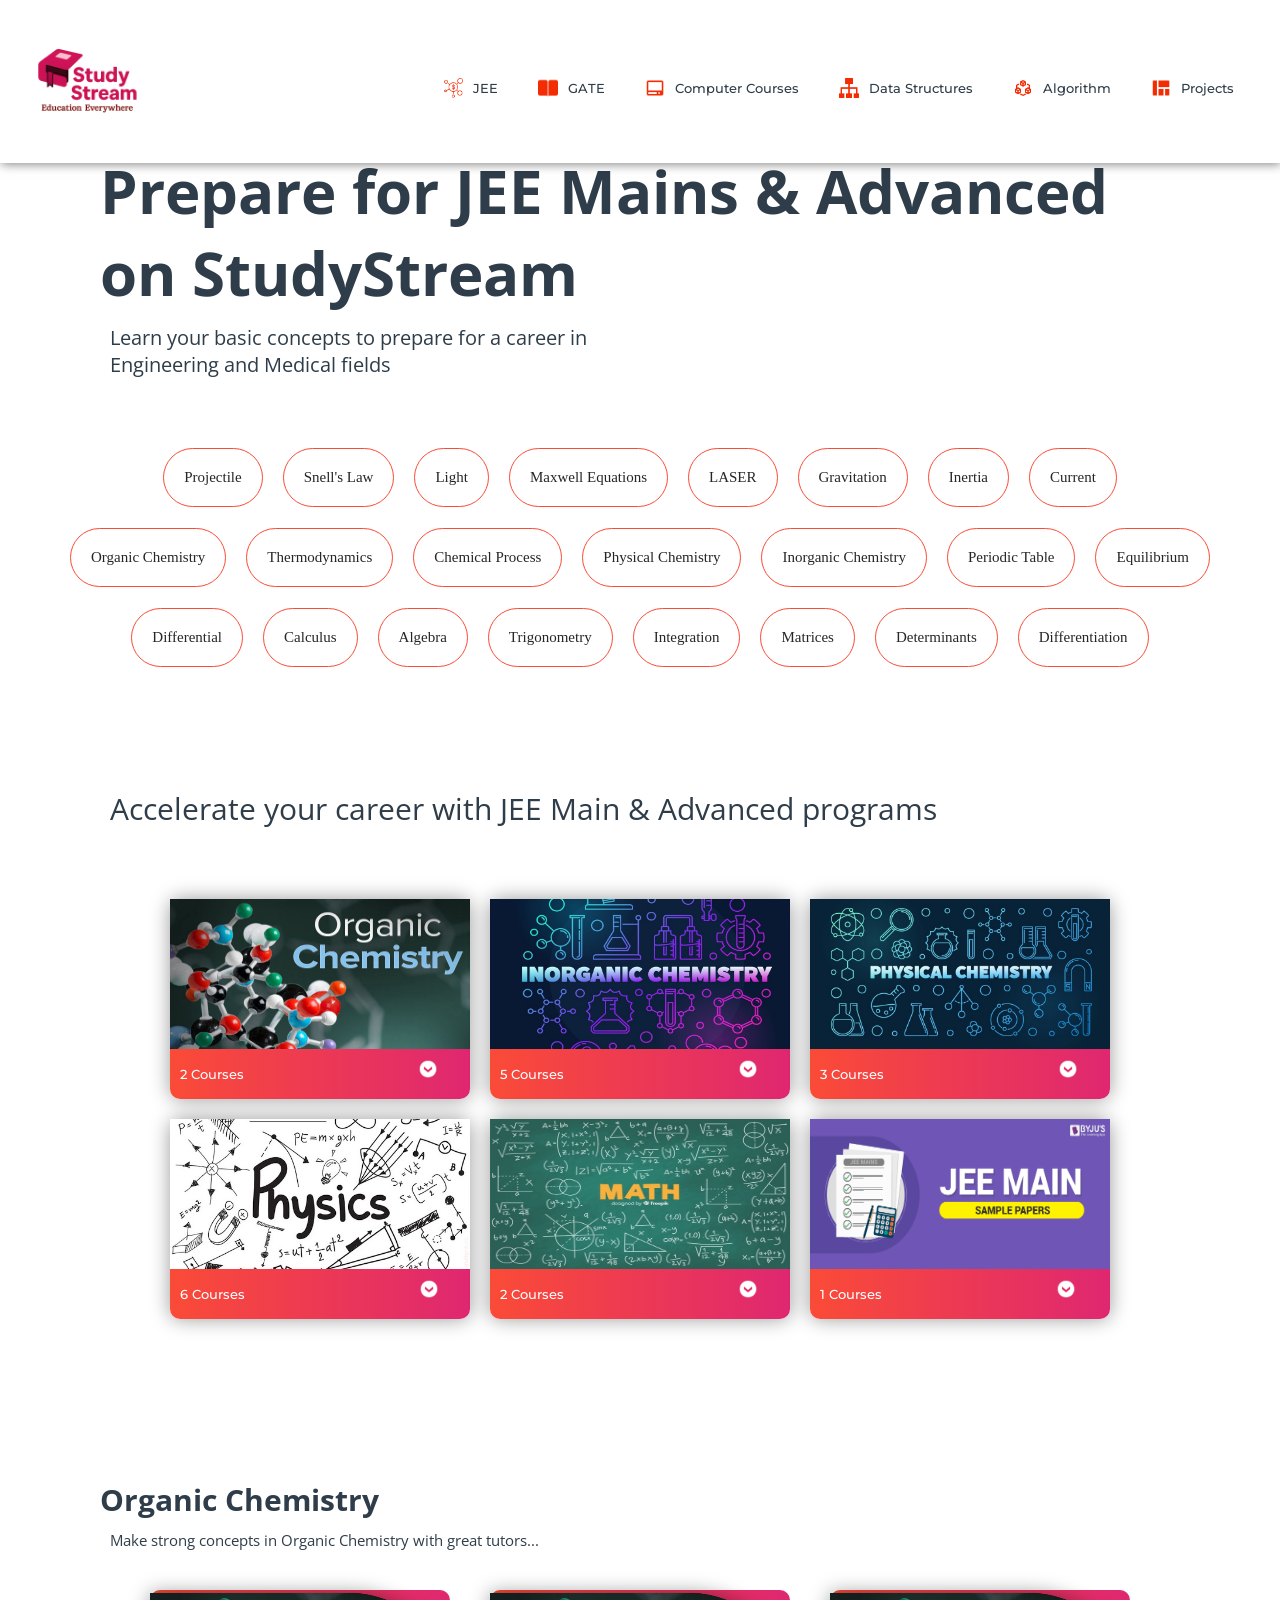
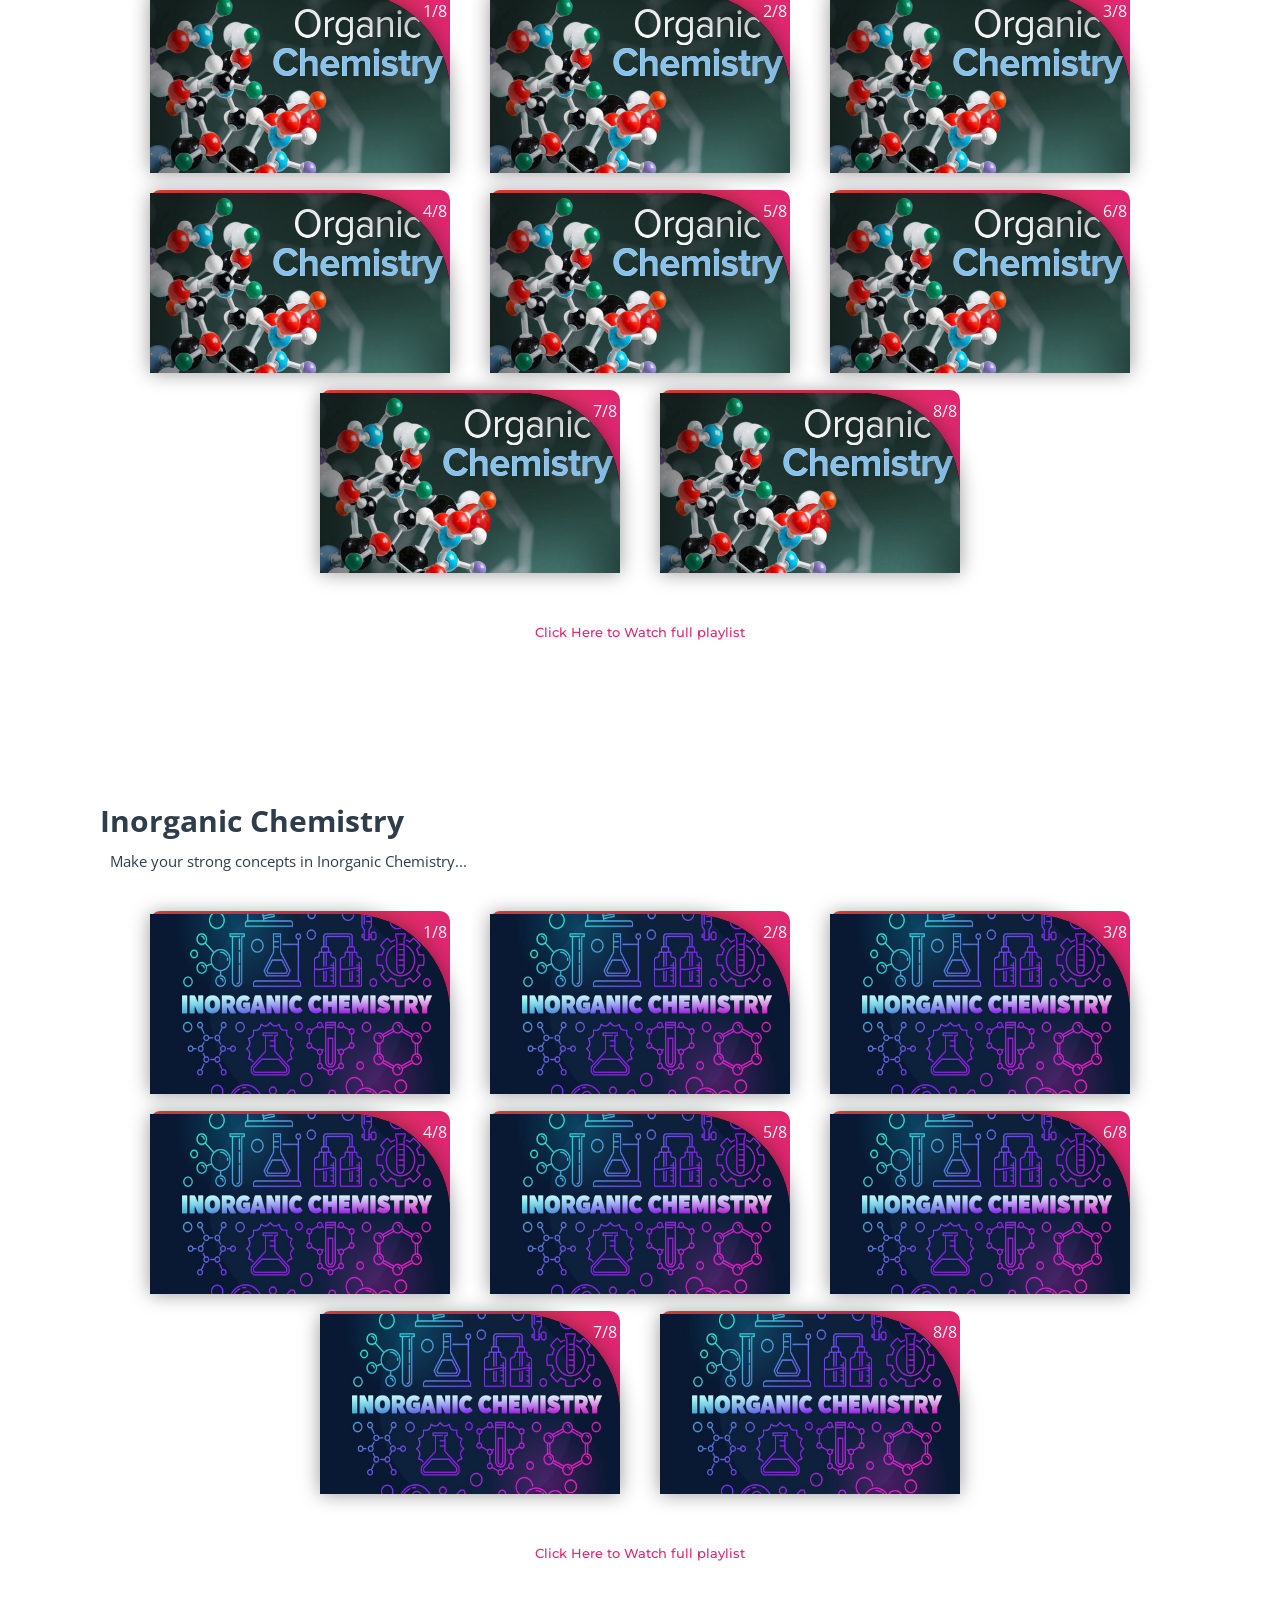
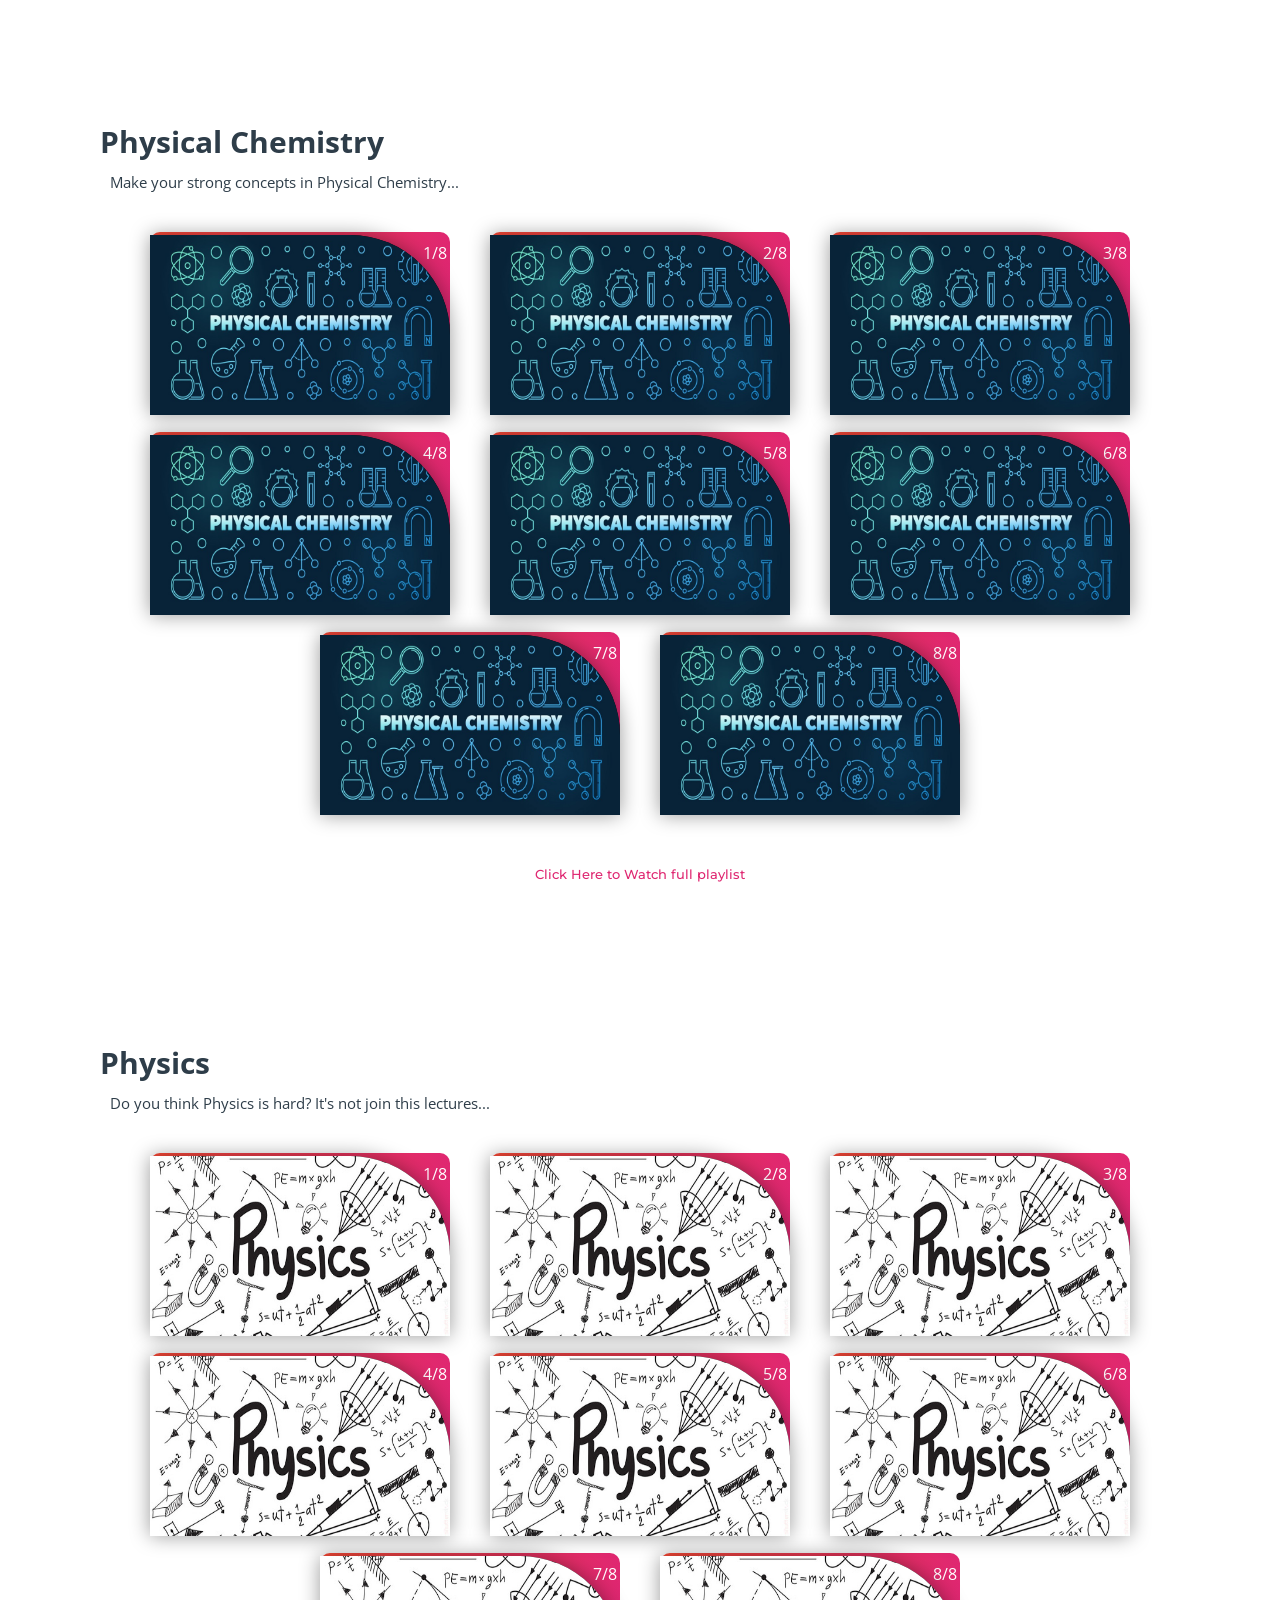
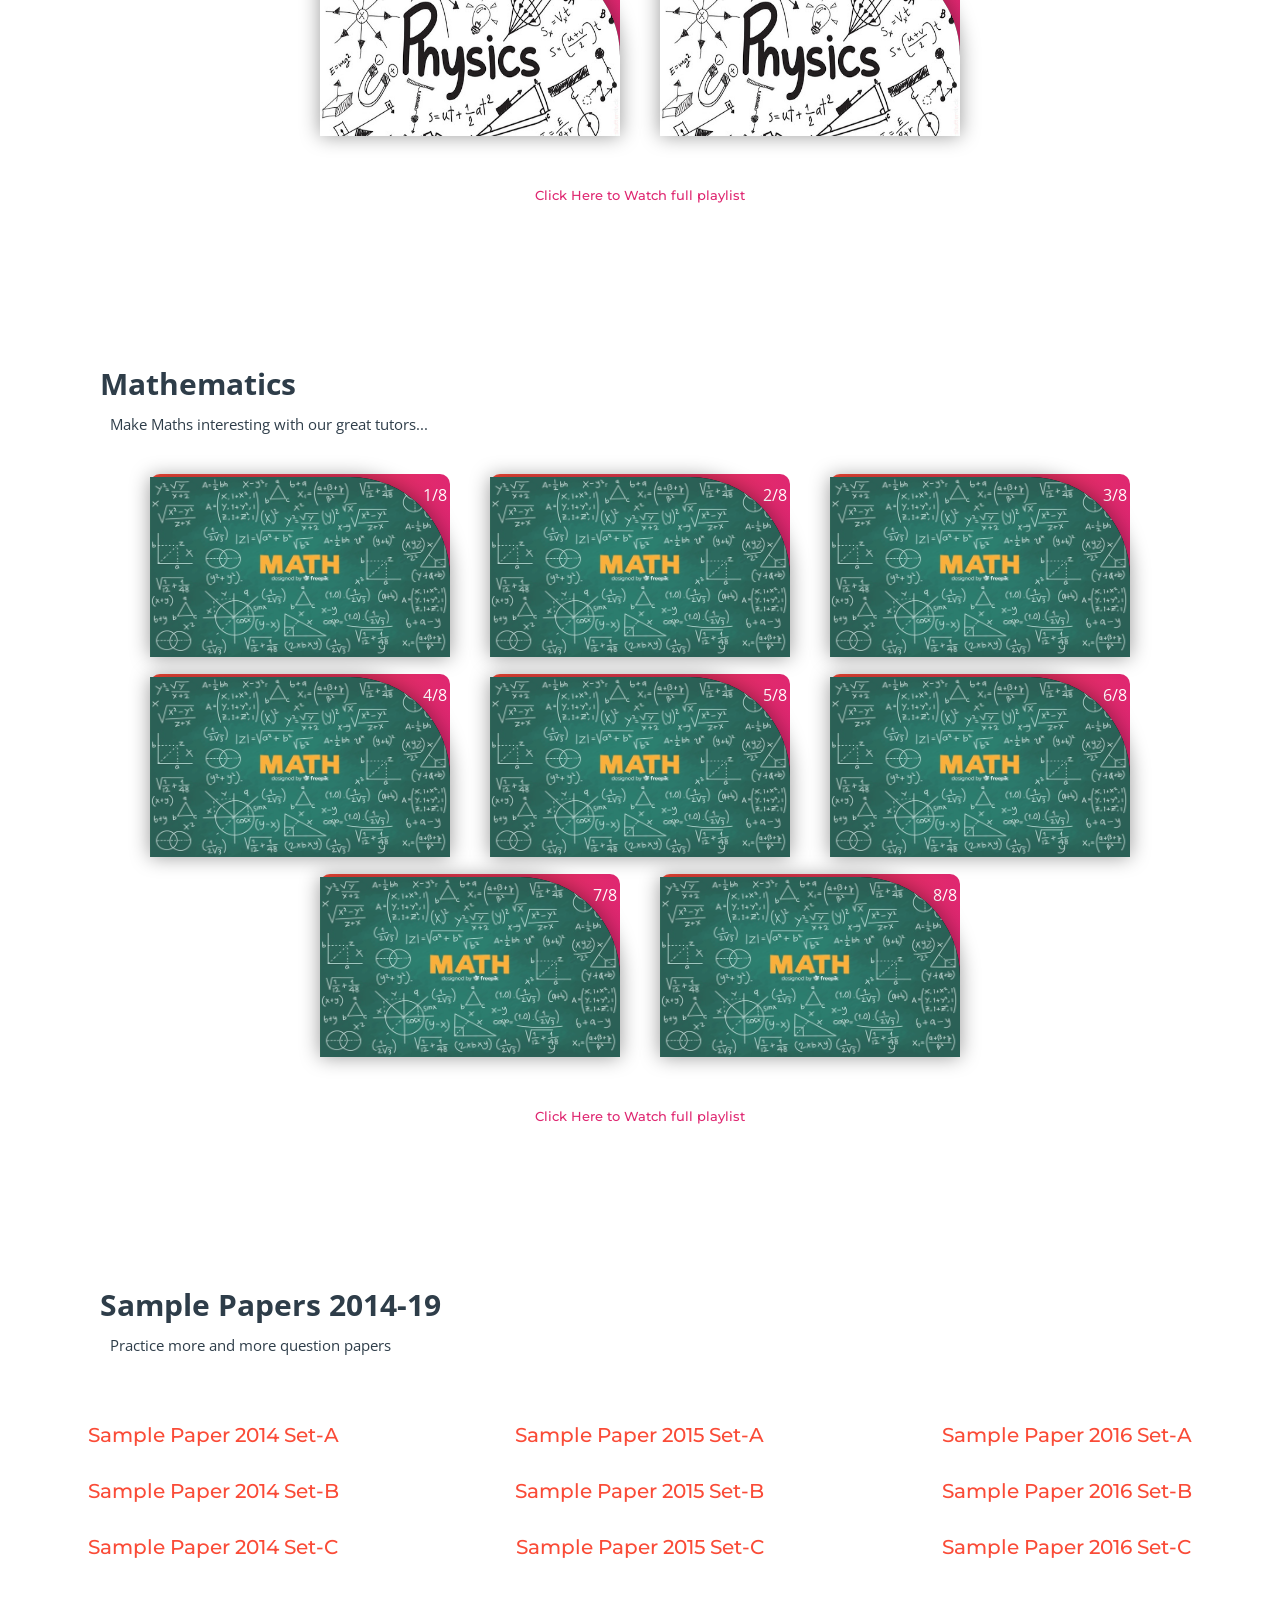
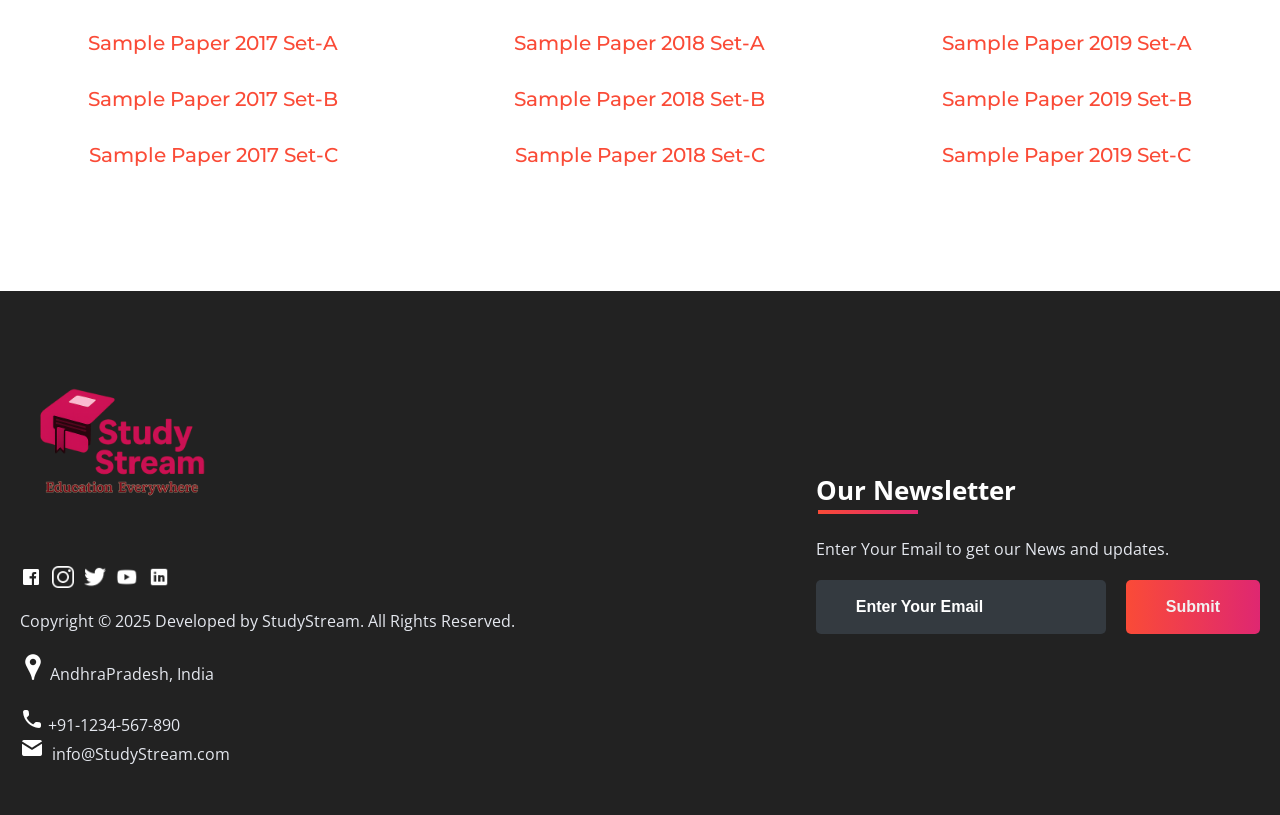
<file: web_application/subjects/jee.html>
<!DOCTYPE html>
<html>
<head>
	<link rel="shortcut icon" type="png" href="../images/icon/favicon.png">
	<title>Prepare for JEE Mains & Advanced</title>
	<link rel="stylesheet" type="text/css" href="subjects.css">
	<script type="text/javascript" src="../script.js"></script>
</head>
<body>

	<!-- NAVIGATION -->
	<header>
		<div class="nav" id="nav">
			<div id="StudyStream-logo">
			<a href="../index.html"><img src="../images/icon/logo.png" style="width: 120px;"></a></div>
			<div class="switch-tab" id="switch-tab" onclick="switchTAB()"><img src="../images/icon/menu.png"></div>
			<ul id="list-switch">
				<li><a href="#"><img src="../images/courses/d1.png" class="icon">JEE</a></li>
				<li><a href="gate.html"><img src="../images/courses/paper.png" class="icon">GATE</a></li>
				<li><a href="computer_courses.html"><img src="../images/courses/computer.png" class="icon">Computer Courses</a></li>
				<li><a href="computer_courses.html#data"><img src="../images/courses/data.png" class="icon">Data Structures</a></li>
				<li><a href="computer_courses.html#algo"><img src="../images/courses/algo.png" class="icon">Algorithm</a></li>
				<li><a href="computer_courses.html#projects"><img src="../images/courses/projects.png" class="icon">Projects</a></li>
			</ul>
			<div class="search" id="search-switch">
				<input type="text" placeholder="Search" class="srch"><button id="srchbtn"><img src="../images/icon/search.png"></button>
			</div>
		</div>
	</header>

	<div class="title">
		<span>Prepare for JEE Mains & Advanced<br>on StudyStream</span>
		<div class="shortdesc">
			<p>Learn your basic concepts to prepare for a career in<br>Engineering and Medical fields</p>
		</div>
	</div>

<!-- Quick Links -->
	<div class="course">
		<div class="cbox">
		<div class="det"><a href="https://en.wikipedia.org/wiki/Projectile" target="_blank">Projectile</a></div>
		<div class="det"><a href="https://en.wikipedia.org/wiki/Snell%27s_law" target="_blank">Snell's Law</a></div>
		<div class="det"><a href="https://en.wikipedia.org/wiki/Light" target="_blank">Light</a></div>
		<div class="det"><a href="https://en.wikipedia.org/wiki/Maxwell%27s_equations" target="_blank">Maxwell Equations</a></div>
		<div class="det"><a href="https://en.wikipedia.org/wiki/Laser" target="_blank">LASER</a></div>
		<div class="det"><a href="https://en.wikipedia.org/wiki/Gravity" target="_blank">Gravitation</a></div>
		<div class="det"><a href="https://en.wikipedia.org/wiki/Inertia" target="_blank">Inertia</a></div>
		<div class="det"><a href="https://en.wikipedia.org/wiki/Current" target="_blank">Current</a></div>
		</div>
		<div class="cbox">
		<div class="det"><a href="#organic">Organic Chemistry</a></div>
		<div class="det"><a href="https://en.wikipedia.org/wiki/Thermodynamics" target="_blank">Thermodynamics</a></div>
		<div class="det"><a href="https://en.wikipedia.org/wiki/Chemical_process" target="_blank">Chemical Process</a></div>
		<div class="det"><a href="#physical">Physical Chemistry</a></div>
		<div class="det"><a href="#inorganic">Inorganic Chemistry</a></div>
		<div class="det"><a href="https://en.wikipedia.org/wiki/Periodic_table" target="_blank">Periodic Table</a></div>
		<div class="det"><a href="https://en.wikipedia.org/wiki/Equilibrium" target="_blank">Equilibrium</a></div>
		</div>
		<div class="cbox">
		<div class="det"><a href="#math">Differential</a></div>
		<div class="det"><a href="#math">Calculus</a></div>
		<div class="det"><a href="#math">Algebra</a></div>
		<div class="det"><a href="#math">Trigonometry</a></div>
		<div class="det"><a href="#math">Integration</a></div>
		<div class="det"><a href="#math">Matrices</a></div>
		<div class="det"><a href="#math">Determinants</a></div>
		<div class="det"><a href="#math">Differentiation</a></div>
		</div>
	</div>

	<div class="inbt">
		Accelerate your career with JEE Main & Advanced programs
	</div>

<!-- COURSES AVAILABLE -->
	<div class="ccard">
	<center>
		<div class="ccardbox">
			<div class="dcard">
				<div class="fpart"><img src="../images/courses/organic.jpg"></div>
				<a href="#organic"><div class="spart">2 Courses <img src="../images/icon/dropdown.png"></div></a>
			</div>
			<div class="dcard">
				<div class="fpart"><img src="../images/courses/inorganic.jpg"></div>
				<a href="#inorganic"><div class="spart">5 Courses <img src="../images/icon/dropdown.png"></div></a>
			</div>
			<div class="dcard">
				<div class="fpart"><img src="../images/courses/physical.jpg"></div>
				<a href="#physical"><div class="spart">3 Courses <img src="../images/icon/dropdown.png"></div></a>
			</div>
		</div>
		<div class="ccardbox">
			<div class="dcard">
				<div class="fpart"><img src="../images/courses/physics.jpg"></div>
				<a href="#physics"><div class="spart">6 Courses <img src="../images/icon/dropdown.png"></div></a>
			</div>
			<div class="dcard">
				<div class="fpart"><img src="../images/courses/math.jpg"></div>
				<a href="#math"><div class="spart">2 Courses <img src="../images/icon/dropdown.png"></div></a>
			</div>
			<div class="dcard">
				<div class="fpart"><img src="../images/courses/paper-download.png"></div>
				<a href="#sample_papers"><div class="spart">1 Courses <img src="../images/icon/dropdown.png"></div></a>
			</div>
		</div>
	</center>
	</div>

<!-- VIDEOS SECTION -->
	<div class="title2" id="organic">
		<span>Organic Chemistry</span>
		<div class="shortdesc2">
			<p>Make strong concepts in Organic Chemistry with great tutors...</p>
		</div>
	</div>
	
	<center>
		<div class="ccardbox2">
			<div class="dcard2"><span class="tag" >1/8</span>
				<div class="fpart2"><img src="../images/courses/organic.jpg">
					<iframe src="https://www.youtube.com/embed/bSMx0NS0XfY" frameborder="0" allow="accelerometer; autoplay; encrypted-media; gyroscope; picture-in-picture" allowfullscreen></iframe>
				</div>
			</div>
			<div class="dcard2"><span class="tag" >2/8</span>
				<div class="fpart2"><img src="../images/courses/organic.jpg">
					<iframe src="https://www.youtube.com/embed/bSMx0NS0XfY" frameborder="0" allow="accelerometer; autoplay; encrypted-media; gyroscope; picture-in-picture" allowfullscreen></iframe>
				</div>
			</div>
			<div class="dcard2"><span class="tag" >3/8</span>
				<div class="fpart2"><img src="../images/courses/organic.jpg">
					<iframe src="https://www.youtube.com/embed/bSMx0NS0XfY" frameborder="0" allow="accelerometer; autoplay; encrypted-media; gyroscope; picture-in-picture" allowfullscreen></iframe>
				</div>
			</div>
			<div class="dcard2"><span class="tag" >4/8</span>
				<div class="fpart2"><img src="../images/courses/organic.jpg">
					<iframe src="https://www.youtube.com/embed/bSMx0NS0XfY" frameborder="0" allow="accelerometer; autoplay; encrypted-media; gyroscope; picture-in-picture" allowfullscreen></iframe>
				</div>
			</div>
		
			<div class="dcard2"><span class="tag" >5/8</span>
				<div class="fpart2"><img src="../images/courses/organic.jpg">
					<iframe src="https://www.youtube.com/embed/bSMx0NS0XfY" frameborder="0" allow="accelerometer; autoplay; encrypted-media; gyroscope; picture-in-picture" allowfullscreen></iframe>
				</div>
			</div>
			<div class="dcard2"><span class="tag" >6/8</span>
				<div class="fpart2"><img src="../images/courses/organic.jpg">
					<iframe src="https://www.youtube.com/embed/bSMx0NS0XfY" frameborder="0" allow="accelerometer; autoplay; encrypted-media; gyroscope; picture-in-picture" allowfullscreen></iframe>
				</div>
			</div>
			<div class="dcard2"><span class="tag" >7/8</span>
				<div class="fpart2"><img src="../images/courses/organic.jpg">
					<iframe src="https://www.youtube.com/embed/bSMx0NS0XfY" frameborder="0" allow="accelerometer; autoplay; encrypted-media; gyroscope; picture-in-picture" allowfullscreen></iframe>
				</div>
			</div>
			<div class="dcard2"><span class="tag" >8/8</span>
				<div class="fpart2"><img src="../images/courses/organic.jpg">
					<iframe src="https://www.youtube.com/embed/bSMx0NS0XfY" frameborder="0" allow="accelerometer; autoplay; encrypted-media; gyroscope; picture-in-picture" allowfullscreen></iframe>
				</div>
			</div>
		</div>
	</center>

<br><br>
	<div class="click-me">
		<a href="https://www.youtube.com/watch?v=bSMx0NS0XfY&list=PL8dPuuaLjXtONguuhLdVmq0HTKS0jksS4" target="_blank">Click Here to Watch full playlist</a>
	</div>

<!-- VIDEOS SECTION -->

	<div class="title2" id="inorganic">
		<span>Inorganic Chemistry</span>
		<div class="shortdesc2">
			<p>Make your strong concepts in Inorganic Chemistry...</p>
		</div>
	</div>
	<center>
		<div class="ccardbox2">
			<div class="dcard2"><span class="tag" >1/8</span>
				<div class="fpart2"><img src="../images/courses/inorganic.jpg">
					<iframe src="https://www.youtube.com/embed/2B8CRyfGLo4" frameborder="0" allow="accelerometer; autoplay; encrypted-media; gyroscope; picture-in-picture" allowfullscreen></iframe>
				</div>
			</div>
			<div class="dcard2"><span class="tag" >2/8</span>
				<div class="fpart2"><img src="../images/courses/inorganic.jpg">
					<iframe src="https://www.youtube.com/embed/2B8CRyfGLo4" frameborder="0" allow="accelerometer; autoplay; encrypted-media; gyroscope; picture-in-picture" allowfullscreen></iframe>
				</div>
			</div>
			<div class="dcard2"><span class="tag" >3/8</span>
				<div class="fpart2"><img src="../images/courses/inorganic.jpg">
					<iframe src="https://www.youtube.com/embed/2B8CRyfGLo4" frameborder="0" allow="accelerometer; autoplay; encrypted-media; gyroscope; picture-in-picture" allowfullscreen></iframe>
				</div>
			</div>
			<div class="dcard2"><span class="tag" >4/8</span>
				<div class="fpart2"><img src="../images/courses/inorganic.jpg">
					<iframe src="https://www.youtube.com/embed/2B8CRyfGLo4" frameborder="0" allow="accelerometer; autoplay; encrypted-media; gyroscope; picture-in-picture" allowfullscreen></iframe>
				</div>
			</div>
		
			<div class="dcard2"><span class="tag" >5/8</span>
				<div class="fpart2"><img src="../images/courses/inorganic.jpg">
					<iframe src="https://www.youtube.com/embed/2B8CRyfGLo4" frameborder="0" allow="accelerometer; autoplay; encrypted-media; gyroscope; picture-in-picture" allowfullscreen></iframe>
				</div>
			</div>
			<div class="dcard2"><span class="tag" >6/8</span>
				<div class="fpart2"><img src="../images/courses/inorganic.jpg">
					<iframe src="https://www.youtube.com/embed/2B8CRyfGLo4" frameborder="0" allow="accelerometer; autoplay; encrypted-media; gyroscope; picture-in-picture" allowfullscreen></iframe>
				</div>
			</div>
			<div class="dcard2"><span class="tag" >7/8</span>
				<div class="fpart2"><img src="../images/courses/inorganic.jpg">
					<iframe src="https://www.youtube.com/embed/2B8CRyfGLo4" frameborder="0" allow="accelerometer; autoplay; encrypted-media; gyroscope; picture-in-picture" allowfullscreen></iframe>
				</div>
			</div>
			<div class="dcard2"><span class="tag" >8/8</span>
				<div class="fpart2"><img src="../images/courses/inorganic.jpg">
					<iframe src="https://www.youtube.com/embed/Iuo9PpGE04Y" frameborder="0" allow="accelerometer; autoplay; encrypted-media; gyroscope; picture-in-picture" allowfullscreen></iframe>
				</div>
			</div>
		</div>
	</center>
<br><br>
	<div class="click-me">
		<a href="https://www.youtube.com/watch?v=2B8CRyfGLo4" target="_blank">Click Here to Watch full playlist</a>
	</div>

<!-- VIDEOS SECTION -->

	<div class="title2" id="physical">
		<span>Physical Chemistry</span>
		<div class="shortdesc2">
			<p>Make your strong concepts in Physical Chemistry...</p>
		</div>
	</div>
	<center>
		<div class="ccardbox2">
			<div class="dcard2"><span class="tag" >1/8</span>
				<div class="fpart2"><img src="../images/courses/physical.jpg">
					<iframe src="https://www.youtube.com/embed/2y4cf47I21A" frameborder="0" allow="accelerometer; autoplay; encrypted-media; gyroscope; picture-in-picture" allowfullscreen></iframe>
				</div>
			</div>
			<div class="dcard2"><span class="tag" >2/8</span>
				<div class="fpart2"><img src="../images/courses/physical.jpg">
					<iframe src="https://www.youtube.com/embed/2y4cf47I21A" frameborder="0" allow="accelerometer; autoplay; encrypted-media; gyroscope; picture-in-picture" allowfullscreen></iframe>
				</div>
			</div>
			<div class="dcard2"><span class="tag" >3/8</span>
				<div class="fpart2"><img src="../images/courses/physical.jpg">
					<iframe src="https://www.youtube.com/embed/2y4cf47I21A" frameborder="0" allow="accelerometer; autoplay; encrypted-media; gyroscope; picture-in-picture" allowfullscreen></iframe>
				</div>
			</div>
			<div class="dcard2"><span class="tag" >4/8</span>
				<div class="fpart2"><img src="../images/courses/physical.jpg">
					<iframe src="https://www.youtube.com/embed/2y4cf47I21A" frameborder="0" allow="accelerometer; autoplay; encrypted-media; gyroscope; picture-in-picture" allowfullscreen></iframe>
				</div>
			</div>
		
			<div class="dcard2"><span class="tag" >5/8</span>
				<div class="fpart2"><img src="../images/courses/physical.jpg">
					<iframe src="https://www.youtube.com/embed/2y4cf47I21A" frameborder="0" allow="accelerometer; autoplay; encrypted-media; gyroscope; picture-in-picture" allowfullscreen></iframe>
				</div>
			</div>
			<div class="dcard2"><span class="tag" >6/8</span>
				<div class="fpart2"><img src="../images/courses/physical.jpg">
					<iframe src="https://www.youtube.com/embed/2y4cf47I21A" frameborder="0" allow="accelerometer; autoplay; encrypted-media; gyroscope; picture-in-picture" allowfullscreen></iframe>
				</div>
			</div>
			<div class="dcard2"><span class="tag" >7/8</span>
				<div class="fpart2"><img src="../images/courses/physical.jpg">
					<iframe src="https://www.youtube.com/embed/2y4cf47I21A" frameborder="0" allow="accelerometer; autoplay; encrypted-media; gyroscope; picture-in-picture" allowfullscreen></iframe>
				</div>
			</div>
			<div class="dcard2"><span class="tag" >8/8</span>
				<div class="fpart2"><img src="../images/courses/physical.jpg">
					<iframe src="https://www.youtube.com/embed/2y4cf47I21A" frameborder="0" allow="accelerometer; autoplay; encrypted-media; gyroscope; picture-in-picture" allowfullscreen></iframe>
				</div>
			</div>
		</div>
	</center>
<br><br>
	<div class="click-me">
		<a href="https://youtu.be/2y4cf47I21A" target="_blank">Click Here to Watch full playlist</a>
	</div>


<!-- VIDEOS SECTION -->

	<div class="title2" id="physics">
		<span>Physics</span>
		<div class="shortdesc2">
			<p>Do you think Physics is hard? It's not join this lectures...</p>
		</div>
	</div>
	<center>
		<div class="ccardbox2">
			<div class="dcard2"><span class="tag" >1/8</span>
				<div class="fpart2"><img src="../images/courses/physics.jpg">
					<iframe src="https://www.youtube.com/embed/FYE0YYuAyu0" frameborder="0" allow="accelerometer; autoplay; encrypted-media; gyroscope; picture-in-picture" allowfullscreen></iframe>
				</div>
			</div>
			<div class="dcard2"><span class="tag" >2/8</span>
				<div class="fpart2"><img src="../images/courses/physics.jpg">
					<iframe src="https://www.youtube.com/embed/FYE0YYuAyu0" frameborder="0" allow="accelerometer; autoplay; encrypted-media; gyroscope; picture-in-picture" allowfullscreen></iframe>
				</div>
			</div>
			<div class="dcard2"><span class="tag" >3/8</span>
				<div class="fpart2"><img src="../images/courses/physics.jpg">
					<iframe src="https://www.youtube.com/embed/FYE0YYuAyu0" frameborder="0" allow="accelerometer; autoplay; encrypted-media; gyroscope; picture-in-picture" allowfullscreen></iframe>
				</div>
			</div>
			<div class="dcard2"><span class="tag" >4/8</span>
				<div class="fpart2"><img src="../images/courses/physics.jpg">
					<iframe src="https://www.youtube.com/embed/FYE0YYuAyu0" frameborder="0" allow="accelerometer; autoplay; encrypted-media; gyroscope; picture-in-picture" allowfullscreen></iframe>
				</div>
			</div>
		
			<div class="dcard2"><span class="tag" >5/8</span>
				<div class="fpart2"><img src="../images/courses/physics.jpg">
					<iframe src="https://www.youtube.com/embed/FYE0YYuAyu0" frameborder="0" allow="accelerometer; autoplay; encrypted-media; gyroscope; picture-in-picture" allowfullscreen></iframe>
				</div>
			</div>
			<div class="dcard2"><span class="tag" >6/8</span>
				<div class="fpart2"><img src="../images/courses/physics.jpg">
					<iframe src="https://www.youtube.com/embed/FYE0YYuAyu0" frameborder="0" allow="accelerometer; autoplay; encrypted-media; gyroscope; picture-in-picture" allowfullscreen></iframe>
				</div>
			</div>
			<div class="dcard2"><span class="tag" >7/8</span>
				<div class="fpart2"><img src="../images/courses/physics.jpg">
					<iframe src="https://www.youtube.com/embed/FYE0YYuAyu0" frameborder="0" allow="accelerometer; autoplay; encrypted-media; gyroscope; picture-in-picture" allowfullscreen></iframe>
				</div>
			</div>
			<div class="dcard2"><span class="tag" >8/8</span>
				<div class="fpart2"><img src="../images/courses/physics.jpg">
					<iframe src="https://www.youtube.com/embed/FYE0YYuAyu0" frameborder="0" allow="accelerometer; autoplay; encrypted-media; gyroscope; picture-in-picture" allowfullscreen></iframe>
				</div>
			</div>
		</div>
	</center>
<br><br>
	<div class="click-me">
		<a href="https://youtu.be/FYE0YYuAyu0" target="_blank">Click Here to Watch full playlist</a>
	</div>

<!-- VIDEOS SECTION -->

	<div class="title2" id="math">
		<span>Mathematics</span>
		<div class="shortdesc2">
			<p>Make Maths interesting with our great tutors...</p>
		</div>
	</div>
	<center>
		<div class="ccardbox2">
			<div class="dcard2"><span class="tag" >1/8</span>
				<div class="fpart2"><img src="../images/courses/math.jpg">
					<iframe src="https://www.youtube.com/embed/xxGyTHWrHZg" frameborder="0" allow="accelerometer; autoplay; encrypted-media; gyroscope; picture-in-picture" allowfullscreen></iframe>
				</div>
			</div>
			<div class="dcard2"><span class="tag" >2/8</span>
				<div class="fpart2"><img src="../images/courses/math.jpg">
					<iframe src="https://www.youtube.com/embed/xxGyTHWrHZg" frameborder="0" allow="accelerometer; autoplay; encrypted-media; gyroscope; picture-in-picture" allowfullscreen></iframe>
				</div>
			</div>
			<div class="dcard2"><span class="tag" >3/8</span>
				<div class="fpart2"><img src="../images/courses/math.jpg">
					<iframe src="https://www.youtube.com/embed/xxGyTHWrHZg" frameborder="0" allow="accelerometer; autoplay; encrypted-media; gyroscope; picture-in-picture" allowfullscreen></iframe>
				</div>
			</div>
			<div class="dcard2"><span class="tag" >4/8</span>
				<div class="fpart2"><img src="../images/courses/math.jpg">
					<iframe src="https://www.youtube.com/embed/xxGyTHWrHZg" frameborder="0" allow="accelerometer; autoplay; encrypted-media; gyroscope; picture-in-picture" allowfullscreen></iframe>
				</div>
			</div>
		
			<div class="dcard2"><span class="tag" >5/8</span>
				<div class="fpart2"><img src="../images/courses/math.jpg">
					<iframe src="https://www.youtube.com/embed/xxGyTHWrHZg" frameborder="0" allow="accelerometer; autoplay; encrypted-media; gyroscope; picture-in-picture" allowfullscreen></iframe>
				</div>
			</div>
			<div class="dcard2"><span class="tag" >6/8</span>
				<div class="fpart2"><img src="../images/courses/math.jpg">
					<iframe src="https://www.youtube.com/embed/xxGyTHWrHZg" frameborder="0" allow="accelerometer; autoplay; encrypted-media; gyroscope; picture-in-picture" allowfullscreen></iframe>
				</div>
			</div>
			<div class="dcard2"><span class="tag" >7/8</span>
				<div class="fpart2"><img src="../images/courses/math.jpg">
					<iframe src="https://www.youtube.com/embed/xxGyTHWrHZg" frameborder="0" allow="accelerometer; autoplay; encrypted-media; gyroscope; picture-in-picture" allowfullscreen></iframe>
				</div>
			</div>
			<div class="dcard2"><span class="tag" >8/8</span>
				<div class="fpart2"><img src="../images/courses/math.jpg">
					<iframe src="https://www.youtube.com/embed/xxGyTHWrHZg" frameborder="0" allow="accelerometer; autoplay; encrypted-media; gyroscope; picture-in-picture" allowfullscreen></iframe>
				</div>
			</div>
		</div>
	</center>

<br><br>
	<div class="click-me">
		<a href="https://youtu.be/xxGyTHWrHZg" target="_blank">Click Here to Watch full playlist</a>
	</div>


<!-- SAMPLE PAPERS -->
	<div class="title2" id="sample_papers">
		<span>Sample Papers 2014-19</span>
		<div class="shortdesc2">
			<p>Practice more and more question papers</p>
		</div>
	</div>

	<div class="sample">
		<ul>
			<li><a href="../samplePapers/p1.pdf" target="_blank">Sample Paper 2014 Set-A</a></li>
			<li><a href="../samplePapers/p1.pdf" target="_blank">Sample Paper 2014 Set-B</a></li>
			<li><a href="../samplePapers/p1.pdf" target="_blank">Sample Paper 2014 Set-C</a></li>
		</ul>
		<ul>
			<li><a href="../samplePapers/p1.pdf" target="_blank">Sample Paper 2015 Set-A</a></li>
			<li><a href="../samplePapers/p1.pdf" target="_blank">Sample Paper 2015 Set-B</a></li>
			<li><a href="../samplePapers/p1.pdf" target="_blank">Sample Paper 2015 Set-C</a></li>
		</ul>
		<ul>
			<li><a href="../samplePapers/p1.pdf" target="_blank">Sample Paper 2016 Set-A</a></li>
			<li><a href="../samplePapers/p1.pdf" target="_blank">Sample Paper 2016 Set-B</a></li>
			<li><a href="../samplePapers/p1.pdf" target="_blank">Sample Paper 2016 Set-C</a></li>
		</ul>
	</div>
	<div class="sample lastSample">
		<ul>
			<li><a href="../samplePapers/p1.pdf" target="_blank">Sample Paper 2017 Set-A</a></li>
			<li><a href="../samplePapers/p1.pdf" target="_blank">Sample Paper 2017 Set-B</a></li>
			<li><a href="../samplePapers/p1.pdf" target="_blank">Sample Paper 2017 Set-C</a></li>
		</ul>
		<ul>
			<li><a href="../samplePapers/p1.pdf" target="_blank">Sample Paper 2018 Set-A</a></li>
			<li><a href="../samplePapers/p1.pdf" target="_blank">Sample Paper 2018 Set-B</a></li>
			<li><a href="../samplePapers/p1.pdf" target="_blank">Sample Paper 2018 Set-C</a></li>
		</ul>
		<ul>
			<li><a href="../samplePapers/p1.pdf" target="_blank">Sample Paper 2019 Set-A</a></li>
			<li><a href="../samplePapers/p1.pdf" target="_blank">Sample Paper 2019 Set-B</a></li>
			<li><a href="../samplePapers/p1.pdf" target="_blank">Sample Paper 2019 Set-C</a></li>
		</ul>
	</div>

<!-- FOOTER -->
<footer>
	<div class="footer-container">
		<div class="left-col">
			<img src="../images/icon/logo.png" style="width: 200px;">
			<div class="logo"></div>
			<div class="social-media">
				<a href="#"><img src="../images/icon\fb.png"></a>
				<a href="#"><img src="../images/icon\insta.png"></a>
				<a href="#"><img src="../images/icon\tt.png"></a>
				<a href="#"><img src="../images/icon\ytube.png"></a>
				<a href="#"><img src="../images/icon\linkedin.png"></a>
			</div><br><br>
			<p class="rights-text">Copyright © 2025 Developed by StudyStream. All Rights Reserved.</p>
			<br><p><img src="../images/icon/location.png">  AndhraPradesh, India<br> </p><br>
			<p><img src="../images/icon/phone.png"> +91-1234-567-890<br><img src="../images/icon/mail.png">&nbsp; info@StudyStream.com</p>
		</div>
		<div class="right-col">
			<h1 style="color: #fff">Our Newsletter</h1>
			<div class="border"></div><br>
			<p>Enter Your Email to get our News and updates.</p>
			<form class="newsletter-form">
				<input class="txtb" type="email" placeholder="Enter Your Email">
				<input class="btn" type="submit" value="Submit">
			</form>
		</div>
	</div>
</footer>

</body>
</html>
</file>
<file: web_application/style.css>
@import url('https://fonts.googleapis.com/css?family=Montserrat:500&display=swap');
@import url('https://fonts.googleapis.com/css?family=Dancing+Script&display=swap');
@import url('https://fonts.googleapis.com/css?family=Open+Sans&display=swap');

* {
	box-sizing: border-box;
	margin: 0;
	padding: 0;
}

html {
	scroll-behavior: smooth;
}
body {
	background: #FFF;
	font-family: 'Open Sans', sans-serif;
}

header {
	height: 90vh;
	/* background: #000; */
}
.black {
	box-shadow: 0 2px 10px rgba(0, 0, 0, 0.5);
}
nav {
	padding-top: 20px;
	padding-bottom: 20px;
	top: 0;
	position: fixed;
	display: flex;
	width: 100%;
	z-index: 1000;
	background: #fff;
	justify-content: space-around;
	transition: 1.5s;
	align-items: center;
}
nav ul {
	display: flex;
	align-items: center;
}
nav ul li {
	list-style: none;
	margin: 5px 10px;
}
nav ul li a {
	padding: 2px 10px;
	color: #2e2e2e;
	cursor: pointer;
	transition: .5s;
	text-decoration: none;
}
nav ul li a:hover {
	color: #fff;
	border-radius: 5px;
	background: #DF2771;
}
.active {
	color: #fff;
	border-radius: 5px;
	background: #DF2771;
}
.srch {
	padding: 2px 10px;
	display: flex;
	/* align-items: center; */
	justify-content: center;
	/* background: #0066ff; */
	border: 1px solid;
	border-radius: 20px;
}
.srch img {
	width: 25px;
	cursor: pointer;
}
.srch .search {
	/* padding: 2px 10px; */
	outline: none;
	border: none;
	background: transparent;
}

.get-started {
	margin-left: 50px;
	padding: 5px 20px;
	border: 2px solid #DF2771;
	border-radius: 20px;
	text-decoration: none;
	
	transition: .5s;
	background-color: #DF2771;
	color: #fff;
}
.get-started:hover {
	color: #2e2e2e;
	background: #fff;
}
.logo img{
	width: 120px;
	cursor: pointer;
	transition: all 1s;
}

a, button {
	float: left;
	font-family: "Montserrat", sans-serif;
	font-weight: 500;
	font-size: 15px;
	color: #2E3D49;
	display: block;
	text-decoration: none;
	text-align: center;
}
.head-container {
	margin-top: 245px;
	display: flex;
	flex-wrap: wrap;
	align-items: center;
	justify-content: space-around;
}
.quote {
	width: 600px;
	transform: translateY(-50px);
}
.quote h5 {
	margin-top: 20px;
	color: #0009;
	line-height: 20px;
}
.quote p {
	font-size: 50px;
	color: #2e2e2e;
}
.quote .play {
	margin-top: 20px;
	display: flex;
	/* justify-content: center; */
	align-items: center;
}
.quote .play img {
	width: 45px;
	cursor: pointer;
	filter: drop-shadow(0 0 10px #0002);
}
.quote .play span a{
	margin-left: 10px;
	font-size: 20px;
	font-weight: 900;
	color: rgba(0, 0, 0, 0.8);
	cursor: pointer;
}
.svg-image img{
	width: 500px;
	filter: drop-shadow(0 20px 10px rgba(0,0,0,0.2));
}

/* SIDE MENU */
.menu {
	cursor: pointer;
	width: 25px;
	display: none;
}
.side-menu {
	width: 100%;
	height: 100%;
	background: rgba(182, 33, 90, 0.993);
	position: absolute;
	top: 0;
	transition: .8s;
	z-index: 2000;
	transform: translateX(-100%);
}
.side-menu ul {
	margin-top: 35%;
	display: flex;
	flex-direction: column;
	justify-content: center;
	/* background: #FA4B37; */
}
.side-menu ul li {
	list-style: none;
	/* background: #009900; */
	display: flex;
	justify-content: center;
	align-items: center;
	/* border-bottom: 1px solid #fff; */
	/* padding: 10px 0px; */
}
.side-menu ul li:hover a{
	background: #fff;
	color: #DF2771;
}
.side-menu ul li a{
	color: #FFF;
	width: 100%;
	font-size: 1em;
	/* background: #2E3D49; */
	text-decoration: none;
	padding: 15px 0px;
}
.close img{
	float: right;
	width: 35px;
	cursor: pointer;
	margin: 10px;
}
.user {
	display: flex;
	justify-content: center;
	align-items: center;
	margin-top: 10%;
}
.user img {
	width: 60px;
	border-radius: 50%;
	border: 2px solid #fff;
	filter: drop-shadow(0 10px 20px #0004);
	margin-right: 30px;
	cursor: pointer;
}
.user p {
	color: #fff;
	cursor: pointer;
}
.user img, .user p {
	opacity: 1;
}
/*Common things in all sections*/
#about_section, #portfolio_section, #services_section, #contactus_section {
	font-family: 'Open Sans', sans-serif;
	color: #2E3D49;
	position: relative;
}
.diffSection {
	width: 100%;
	/*position: relative;*/
	justify-content: center;
	align-items: center;
}
.diffSection .content {
	margin: 10px;
	text-align: center;
	padding: 10px 100px;
	font-size: 1.1em;
}

/*PORTFOLIO*/
.extra {
	width: 100%;
}
.extra p {
	padding: 30px;
	padding-bottom: 150px;
	font-size: 50px;
	text-align: center;
	color: #fff;
	background-image: linear-gradient(rgba(0,0,0,0),rgba(0,0,0,0.7)),url("images/extra/b1.jpg");
	background-size: cover;
	background-attachment: fixed;
	font-family: cursive;
	z-index: -9;
}
.smbox {
	display: flex;
	flex-wrap: wrap;
	transform: translateY(-100px);
	justify-content: center;
}
.smbox span {
	margin: 1%;
	background: #fff;
	box-shadow: inset 0px 0px 25px rgba(0,0,0,0.2),
						0 0 40px rgba(0,0,0,0.3);
	border-radius: 10px;
	padding: 30px 50px;
	cursor: pointer;
}
.smbox span:hover {
	transform: scale(1.3);
	transition: .5s ease;
}
.smbox .data {
	font-size: 80px;
	color: #FA6146;	
}
.smbox .det {
	font-size: 20px;
	color: #272529;
	font-family: cursive;
}

/*Title*/
/* Styling the title section for Popular Subjects */
.title {
    margin-top: 60px;  /* Adjust spacing as needed */
    text-align: center;
    font-size: 28px;
    font-weight: bold;
}

.title span {
    display: inline-block;
    border-bottom: 2px solid #e91e63;
    padding-bottom: 8px;
    color: #333;
}


/*ABOUT*/
.about-content {
	width: 100%;
	position: relative;
	justify-content: center;
	flex-wrap: wrap;
	display: flex;
	align-items: center;
}
.about-content .side-text {
	width: 550px;
	padding: 50px 40px;
	background: #fff;
	box-shadow: 2px 0 100px rgba(0,0,0,0.3);
	border-radius: 5px;
	text-align: justify;
	line-height: 22px;
	opacity: 0;
	transform: translateX(-100px);
	transition: 1s ease-in-out;
}
.about-content .side-text-appear {
	opacity: 1;
	transform: translateX(0px);
}
.about-content .side-text h2 {
	padding: 10px;
}
.about-content .side-text p {
	padding: 10px;
}
.about-content .side-image img {
	width: 90%;
	border-radius: 5px;
}
.sideImage {
	transform: translateX(100px);
	opacity: 0;
	transition: .8s ease-in-out;
}
.sideImage-appear {
	opacity: 1;
	transform: translateX(0px);
}

/*POPULAR SUBJECTS*/
.cbox {
	position: relative;
	width: 100%;
	display: inline-flex;
	flex-wrap: wrap;
	justify-content: center;
}
.cbox .det {
	width: 250px;
	height: 80px;
	margin: 10px;
	background: #fff;
	cursor: pointer;
}
.cbox .det a{
	justify-content: space-around;
	width: 250px;
	padding: 28px;
	border-radius: 10px;
	border: 1px solid #FA4B37;
	font-size: 15px;
	color: #272529;
	font-family: cursive;
	text-decoration: none;
}
.cbox .det a:hover {
	background: linear-gradient(to right, #FA4B37, #DF2771);
	color: white;
}
.cbox .det a:hover img{
	filter: brightness(100);
}
.cbox img {
	width: 20px;
	margin-right: 20px;
}

/*TEAM SECTION*/
.totalcard {
	width: 100%;
	display: flex;
	flex-wrap: wrap;
	align-items: center;
	justify-content: center;
	margin-bottom: 50px;
}
.totalcard .card {
	margin: 50px;
	width: 300px;
	border-radius: 10px;
	background: #fff;
}
.totalcard .card{
	box-shadow: inset 0 0 10px rgba(0,0,0,0.4),
					0 0 10px rgba(0,0,0,0.3);
}
.card:nth-child(1){
	border-top: 5px solid green;
}
.card:nth-child(2){
	border-top: 5px solid blue;
}
.card:nth-child(1):hover {
	box-shadow: inset 0px 0px 10px rgba(0,255,0,0.5),
				1px 1px 30px rgba(0,255,0,0.5);
}
.card:nth-child(2):hover {
	box-shadow: inset 0px 0px 10px rgba(0,0,255,0.5),
				1px 1px 30px rgba(0,0,255,0.5);
}

.card:nth-child(3){
	border-top: 5px solid green;
}
.card:nth-child(4){
	border-top: 5px solid blue;
}
.card:nth-child(3):hover {
	box-shadow: inset 0px 0px 10px rgba(0,255,0,0.5),
				1px 1px 30px rgba(0,255,0,0.5);
}
.card:nth-child(4):hover {
	box-shadow: inset 0px 0px 10px rgba(0,0,255,0.5),
				1px 1px 30px rgba(0,0,255,0.5);
}



.card:nth-child(5){
	border-top: 5px solid green;
}
.card:nth-child(5):hover {
	box-shadow: inset 0px 0px 10px rgba(0,255,0,0.5),
				1px 1px 30px rgba(0,255,0,0.5);
}




.totalcard .card img {
	width: 100px;
	height: 100px;
	margin-top: 5px;
	cursor: pointer;
	border-radius: 50px;
	transition-duration: .8s;
}
.totalcard .card img:hover {
	transform: scale(3.5);
	border-radius: 0;
	box-shadow: 0 0 20px rgba(0,0,0,0.5);
}
#detail p{
	font-size: 15px;
	line-height: 25px;
	font-variant: small-caps;
	text-align: center;
	margin: 25px;
	margin-bottom: 0px;
	margin-top: 0px;
}
#detail button {
	outline: none;
	border-radius: 10px;
	border-style: none;
	border: 1px solid black;
	padding: 9px 25px;
	cursor: pointer;
	transition-duration: .4s;
}
#detail a {
	bottom: 80px;
	text-decoration: none;
	margin-bottom: 30px;
	margin-top: 20px;
	margin-left: 90px;
	align-self: center;
}
.btn-1:hover {
	background: rgba(0,255,0,0.7);
	color: #fff;
}
.btn-2:hover {
	background: rgba(0,0,255,0.5);
	color: #fff;
}
.card-title {
	font-size: 17px;
	color: #343A40;
	padding: 20px;
	font-weight: 700;
}

/*Service Section*/
/*Service Section*/
.service-swipe {
	display: flex;
	flex-wrap: wrap;
	justify-content: center;
	align-items: center;
	background-image: linear-gradient(rgba(0,0,0,0),rgba(0,0,0,0.7)),url("images/extra/b3.jpg");
	background-size: cover;
	background-attachment: fixed;
}
.service-swipe .s-card img {
	width: 100px;
}
.service-swipe a {
	padding: 0;
	margin: 40px 10px;
}
.service-swipe .s-card {
	display: flex;
	justify-content: space-around;
	padding: 10px;
	align-items: center;
	text-align: center;
	width: 350px;
	height: 200px;
	box-shadow: inset 0 0 20px rgba(255,255,255,0.05),
					0 0 50px rgba(0,0,0,0.8);
	border-radius: 5px;
	cursor: pointer;
	transition-duration: .5s;
}
.service-swipe .s-card p {
	color: #f2f2f2;
	font-size: 1.2em;
	font-family: 'Open Sans',sans-serif;
}
.service-swipe .s-card:hover {
	box-shadow: 0 0 50px rgba(255,255,255,0.8);
	transform: translateY(-10px);
}

/*Contact Us Section*/
.csec {
	background: linear-gradient(to right, #FA4B37, #DF2771);
	background-attachment: fixed; 
	position: absolute;
	width: 100%;
	height: 250px;
	top: 200px;
	content: '';
	transform-origin: top right;
	transform: skewY(-10deg);
	z-index: -1;
}
.back-contact {
	margin-top: 0px;
	transform: translateY(-50px);
	display: flex;
	align-items: center;
	justify-content: space-around;
}
.cc {
	height: 400px;
	width: 400px;
	height: 500px;
	border-radius: 10px;
	justify-content: center;
	box-shadow: 1px 1px 20px rgba(0,0,0,0.4);
	background: #fff;
}
.cc form {
	margin: 5%;
	margin-top: 40px;
	width: 90%;
	height: 90%;
}
.cc form label {
	position: absolute;
	color: #2E3D49;
	font-size: 10px;
	font-weight: 800;
}
.cc form input {
	padding: 15px;
	margin-bottom: 10px;
	border-radius: 5px;
	box-shadow: inset 0 0 5px lightgray;
	border: 1px solid rgba(0,0,0,0.2);
	outline: none;
	color: #2E3D49;
	font-weight: 600;
}
.imp {
	color: red;
}
form textarea {
	width: 100%;
	height: 100px;
	box-shadow: inset 0 0 5px lightgray;
	border: 1px solid rgba(0,0,0,0.2);
	border-radius: 5px;
	outline: none;
	color: #2E3D49;
	font-weight: 600;
	padding: 15px;
}
#csubmit {
	margin-top: 20px; 
	background: linear-gradient(to right, #FA4B37, #DF2771);
	border-radius: 5px;
	border-style: none;
	outline: none;
	width: 100%;
	padding: 15px 25px;
	color: #fff;
	font-size: 12px;
	cursor: pointer;
}

/*REVIEW SECTION*/
#makeitfull {
	display: flex;
	justify-content: center;
	transform: translateY(35px);
}
#makeitfull img {
	width: 50px;
}
.review {
	background: #F8F8F8;
	width: 100%;
}
.rev-container {
	padding: 10px 10%;
	display: flex;
	flex-wrap: wrap;
	justify-content: space-around;
}
.rev-container .rev-card {
	/*overflow: hidden;*/
	width: 550px;
	height: 240px;
	margin-bottom: 40px;
	background: #fff;
	display: flex;
	padding: 10px;
	box-shadow: 2px 2px 20px rgba(0,0,0,0.2);
}
.rev-card:hover {
	box-shadow: 1px 1px 5px rgba(0,0,0,0.2);
}
.identity {
	display: flex;
	flex-wrap: wrap;
	justify-content: center;
	padding: 10px;
}
.identity img {
	width: 120px;
	height: 120px;
	transition-duration: .8s;
	border-radius: 50%;
}
.identity img:hover {
	transform: scale(2.2);
	border-radius: 0px;
	box-shadow: 0 0 20px rgba(0,0,0,0.3);
}
.identity p {
	width: 150px;
	font-weight: bold;
	color: #2E3D49;
	text-align: center;
}
.identity h6 {
	width: 150px;
	text-align: center;
}
.identity .rating img {
	width: 12px;
	height: 12px;
	margin-right: 5px;
}
.rev-cont {
	overflow: hidden;
}
.rev-cont #title {
	padding: 10px;
	color: #2E3D49;
	font-weight: bold;
}
.rev-cont #content {
	padding: 10px;
	font-size: .9em;
	color: #2E3D49;
	line-height: 22px;
	text-align: justify;
}


/*FEEDBACK*/
.title2 {
	position: relative;
	margin-top: 150px;
	margin-left: 100px;
}
.title2 span{
	font-weight: 700;
	font-family: 'Open Sans', sans-serif;
	font-size: 30px;
	color: #2E3D49;
}
.title2 .shortdesc2 {
	padding: 10px;
	font-family: 'Open Sans', sans-serif;
	font-size: 15px;
	color: #2E3D49;
	margin-bottom: 10px;
}
.feedbox {
	margin-top: 50px;
	width: 100%;
	display: flex;
	background-image: linear-gradient(rgba(0,0,0,0),rgba(0,0,0,0.7)),url("images/extra/b4.jpg");
	background-size: cover;
	padding: 50px 80px;
	background-attachment: fixed;
}
.feed {
	width: 800px;
	height: 400px;
	position: relative;
	border-radius: 10px;
	justify-content: center;
	box-shadow: inset 0 0 90px rgba(0,0,0,0.6),
					0 0 80px rgba(0,0,0,0.2);
	background: rgba(0,0,0,0.4);
}
.feed form {
	width: 100%;
	height: 100%;
	padding: 20px;
}

.feed form label {
	position: absolute;
	color: #f2f2f2;
	font-size: 10px;
	font-weight: 800;
}
.feed form input, .feed textarea {
	padding: 15px;
	border-radius: 5px;
	box-shadow: inset 0 0 5px lightgray;
	border: 1px solid rgba(0,0,0,0.2);
	outline: none;
	color: #2E3D49;
	background: #fff9;
	font-weight: 600;
}
.feed form input {
	margin-bottom: 15px;
	width: 50%;
}
.feed form .fname {
	width: 25%;
}
.feed form textarea {
	width: 100%;
	height: 100px;
}
.feed #csubmit {
	margin-top: 25px; 
	background: linear-gradient(to right, #FA4B37, #DF2771);
	border-radius: 5px;
	border-style: none;
	outline: none;
	width: 100%;
	padding: 15px 25px;
	color: #fff;
	font-size: 12px;
	cursor: pointer;
}

/*SCROLLING TEXT*/
.marqu {
	text-align: center;
	justify-content: center;
	color: #fff;
	font-size: 20px;
	padding: 10px;
}

/*FOOTER*/
footer {
	color: #E5E8EF;
	background: #000D;
	padding: 50px 0; 
}
footer .footer-container {
	max-width: 1300px;
	margin: auto;
	padding: 0 20px;
	display: flex;
	justify-content: space-between;
	align-items: center;
	flex-wrap: wrap-reverse;
}
footer .social-media img{
	width: 22px;
}
footer .logo {
	width: 180px;
	color: #fff;
}
footer .social-media a{
	margin-right: 10px;
	font-size: 22px;
	text-decoration: none;
}
footer .right-col h1{
	font-size: 26px;
}
footer .border{
	width: 100px;
	height: 4px;
	background: linear-gradient(to right, #FA4B37, #DF2771);
	margin: 2px;
}
footer .newsletter-form {
	display: flex;
	justify-content: center;
	align-items: center;
	flex-wrap: wrap;
}
footer input::placeholder {
  color: white !important;
}
footer .txtb {
	flex: 1;
	padding: 18px 40px;
	font-size: 16px;
	background: #343A40;
	border: none;
	font-weight: 700;
	outline: none;
	border-radius: 5px;
	min-width: 260px;
	margin-top: 20px;
	color: white;
}
footer .btn {
	margin-top: 20px;
	padding: 18px 40px;
	font-size: 16px;
	color: #f1f1f1;
	background: linear-gradient(to right, #FA4B37, #DF2771);
	border: none;
	font-weight: 700;
	outline: none;
	border-radius: 5px;
	margin-left: 20px;
	cursor: pointer;
	transition: opacity .3s linear;	
}
footer .btn:hover {
	opacity: .7;
}

/*PROPERTIES FOR MAKING WEBSITE RESPONSIVE*/
@media screen and (max-width: 960px) {
	.footer-container {
		max-width: 600px;
	}
	.right-col {
		width: 100%;
		margin-bottom: 60px;
	}
	.left-col {
		width: 100%;
		text-align: center;
	}
	.social-media {
		display: flex;
		justify-content: center;
	}
	.logo {
		transition: 1s;
		margin-left: 30%;
	}
	nav ul, .srch, .get-started{
		display: none;
	}
	.menu {
		display: block;
	}
	nav {
		padding-bottom: 20px;
		border-bottom: 1px solid #0005;
		/* position: fixed; */
		/* top: 0; */
	}
	.quote p, .quote h5, .play {
		justify-content: center;
		text-align: center;
	}
	.quote p {
		font-size: 30px;
	}
	.service-container .right-side img {
		width: 90%;
	}
	.title {
		margin-top: 0px;
	}
	
}
@media screen and (max-width: 700px) {
	footer .btn{
		margin: 0;
		width: 100%;
		margin-top: 20px;
	}
	.svg-image img {
		width: 90%;
		margin: 20px;
		/* align-self: center; */
	}
}

@media screen and (max-width: 1000px) {	
	.feedbox form input, .feedbox form .fname{
		width: 100%;
	}
}
.carousel-wrapper {
  text-align: center;
  margin-top: 50px;
}

.carousel-container {
  position: relative;
  width: 80%;
  margin: 20px auto;
  min-height: 120px;
}

.carousel-fact {
  display: none;
  padding: 20px;
  text-align: center;
  background-color: #fff;
  border-radius: 10px;
  box-shadow: 0 4px 10px rgba(0,0,0,0.1);
  transition: all 0.5s ease-in-out;
}

.carousel-fact.active {
  display: block;
}
</file>
<file: web application/loginStyle.css>
* {
	margin: 0;
	padding: 0;
	font-family: sans-serif;
}

body {
	background-image: linear-gradient(rgba(0,0,0,0),rgba(0,0,0,0.5)),url("images/extra/backwallpaper.jpg");
	background-size: cover;
	background-attachment: fixed;
	display: flex;
	justify-content: center;



	
}
.logo {
	display: flex;
	justify-content: center;
}
.logo img {
	width: 100px;
}
.form-box
{
	width: 380px;
	height: 500px;
	position: relative;
	margin: 6% auto;
	background: #fff8;
	padding: 5px;
	border-radius: 5px;
	overflow: hidden;
	box-shadow: 0px 0px 100px rgba(0,0,0,0.4);
}

.button-box
{
	width: 220px;
	margin: 35px auto;
	position: relative;
	box-shadow: 0 0 20px 9px rgba(0,0,0,.1);
	border-radius: 30px;
}

.toggle-btn
{
	padding: 10px 30px;
	cursor: pointer;
	background: transparent;
	position: relative;
	border: 0;
	outline: none;
}

#btn
{
	top: 0;
	left: 0;
	position: absolute;
	width: 110px;
	height: 100%;
	background: linear-gradient(to right, #FA4B37, #DF2771);
	border-radius: 30px;
	transition: 0.5s;
}
.social-icons
{
	margin: 30px auto;
	text-align: center;
}
.social-icons img
{
	width: 30px;
	margin: 0 7px;
	cursor: pointer;
	opacity: 0.85;
}

.input-group
{
	top: 180px;
	position: absolute;
	width: 280px;
	transition: .5s;
	font-size: 13px;
	color: #010101;
}
.inp {
	border-bottom: 1px solid rgba(0,0,0,0.4);
	justify-content: center;
}
.inp img{
	width: 20px;
	padding-right: 10px;
}
.input-field
{
	width: 100%;
	padding: 10px 0;
	margin: 5px 0;
	border-left: 0;
	border-right: 0;
	border-top: 0;
	border-bottom: 1px solid rgba(0,0,0,0.4);
	outline: none;
	background: transparent;
	color: rgba(0,0,0);
}
::placeholder { /* Chrome, Firefox, Opera, Safari 10.1+ */
	color: rgba(0,0,0,0.7);
	/*opacity: 1;  Firefox */
}
#register .input-field {
	color: rgba(0,0,0,0.8);
}
.submit-btn
{
	width: 85%;
	padding: 10px 30px;
	cursor: pointer;
	display: block;
	margin: auto;
	background: linear-gradient(to right, #FA4B37, #DF2771);
	color: #fff;
	border: 0;
	outline: none;
	border-radius: 30px;
}

.reg-btn {
	background: lightgray;
}
.check-box
{
	cursor: pointer;
	margin: 30px 10px 30px 0;
}

.instead {
	margin-top: 10px;
}
.instead h3 {
    overflow: hidden;
    text-align: center;
    color: rgba(0,0,0,0.6);
}
.instead h3:before,
.instead h3:after {
    background-color: rgba(0,0,0,0.5);
    content: "";
    display: inline-block;
    height: 1px;
    position: relative;
    vertical-align: middle;
    width: 50%;
}
.instead h3:before {
    right: 0.5em;
    margin-left: -50%;
}
.instead h3:after {
    left: 0.5em;
    margin-right: -50%;
}
span
{
	color: rgba(0,0,0,0.8);
	font-size: 12px;
}

#login
{
	left: 50px;
}
#register
{
	left: 450px;
}

.other {
	display: grid;
	justify-content: center;
	margin-top: 250px;
}

.connect {
	display: flex;
	margin: 10px;
	padding: 0px 30px;
	align-items: center;
	text-align: center;
	justify-content: center;
	border: 1px solid lightgray;
	cursor: pointer;
	outline: none;
	/*border-radius: 10px;*/
	background: #fff3;
}
.connect:hover {
	background: #fff8;
}
.connect img {
	padding: 5px;
	width: 25px;
}
.connect span {
	padding: 10px;
	font-size: 15px;
}
.active-btn {
  background: linear-gradient(to right, #FA4B37, #DF2771) !important;
  color: white;
  cursor: pointer;
}
</file>
<file: web application/subjects/subjects.css>
@import url('https://fonts.googleapis.com/css?family=Montserrat:500&display=swap');
@import url('https://fonts.googleapis.com/css?family=Dancing+Script&display=swap');
@import url('https://fonts.googleapis.com/css?family=Open+Sans&display=swap');

* {
	box-sizing: border-box;
	margin: 0;
	padding: 0;
}
html {
	scroll-behavior: smooth;
}
body {
	background: #FFF;
	font-family: 'Open Sans', sans-serif;
}

/*SCROLLBAR Styling*/
::-webkit-scrollbar {
  width: 5px;
}
::-webkit-scrollbar-thumb {
  background: #FA4B37;
  border-radius: 5px;
}
::-webkit-scrollbar-thumb:hover {
  background: #DF2771; 
}

/*NAVIGATION BAR*/
.nav
{
	width: 100%;
	background-color: #fff;
	display: flex;
	flex-wrap: wrap;
	justify-content: space-between;
	align-items: center;
	padding: 20px 2%;
	position: fixed;
	top: 0px;
	z-index: 10;
	box-shadow: 1px 1px 10px rgba(0,0,0,0.5);
}

.nav li, a, button
{
	float: left;
	font-family: "Montserrat", sans-serif;
	font-weight: 500;
	font-size: 13px;
	color: #2E3D49;
	display: block;
	text-decoration: none;
	text-align: center;
}

.nav ul li img {
	width: 20px;
	margin-right: 10px;
	transform: translateY(5px);
	padding-top: 5px;
}

.nav ul li 
{
	list-style: none;
	display: inline-block;
	padding: 0px 20px;
}

.nav ul li a
{
	transition: all 0.3s ease 0s;
}

.nav ul li a:hover
{
	color: #FA4B37;
}

.nav button
{
	padding: 9px 25px;
	background: linear-gradient(to right, #FA4B37, #DF2771);
	color: #fff;
	border: none;
	border-radius: 5px;
	cursor: pointer;
	outline: none;
	transition: all 0.3s ease 0s;
}
#srchbtn {
	padding: 9px 20px;
}
#srchbtn img {
	width: 15px;
	filter: brightness(100);
}
.nav button:hover
{
	opacity: .9;
}
.nav .search
{
	float: right;
}
.nav .search .srch
{
	font-size: 13px;
	width: 300px;
	border: none;
	outline: none;
	border-bottom: 2px solid #FA4B37;
	padding: 9px;
}
.nav .search button
{
	margin-right: 5px;
	float: right;
	margin-left: 10px;
}
.nav .switch-tab {
	cursor: pointer;
	visibility: hidden;
}
.nav .switch-tab img {
	width: 20px;
}
.nav .check-box {
	cursor: pointer;
	visibility: hidden;
}

/*TITLE*/
.title {
	margin-top: 150px;
	margin-left: 100px;
}
.title span{
	font-weight: 700;
	font-family: 'Open Sans', sans-serif;
	font-size: 60px;
	color: #2E3D49;
}
.title .shortdesc {
	padding: 10px;
	font-family: 'Open Sans', sans-serif;
	font-size: 20px;
	color: #2E3D49;
	margin-bottom: 50px;
}

/*Quick Links*/
.course {
	display: grid;
	justify-content: center;
}

.cbox {
	display: inline-flex;
	flex-wrap: wrap;
	justify-content: center;
}
.cbox .det {
	height: 60px;
	margin: 10px;
	background: #fff;
	cursor: pointer;
	border-radius: 50px;
}
.cbox .det a{
	justify-content: space-around;
	width: 100%;
	padding: 20px;
	border-radius: 50px;
	border: 1px solid #FA4B37;
	font-size: 15px;
	color: #272529;
	font-family: cursive;
	text-decoration: none;
}

.cbox .det a:hover{
	background: linear-gradient(to right, #FA4B37, #DF2771);
	color: white;
}

.inbt {
	padding: 10px;
	font-family: 'Open Sans', sans-serif;
	font-size: 30px;
	color: #2E3D49;
	margin: 100px;
	margin-bottom: 50px;
}

/*COURSES AVAILABLE*/
.ccard {
	display: flex;
	flex-wrap: wrap;
	justify-content: center;
	align-items: center;
}
.ccardbox {
	display: flex;
	flex-wrap: wrap;
	justify-content: center;
}

.dcard {
	margin: 10px;
	width: 300px;
	height: 200px;
	background: linear-gradient(to right, #FA4B37, #DF2771);
	border-radius: 10px;
	box-shadow: 0 0 20px rgba(0,0,0,0.4);
}

.dcard .fpart {
	width: inherit;
	height: 150px;
	color: #000;
	text-align: left;
	overflow: hidden;
}
.dcard .fpart img {
	width: 100%;
	height: 100%;
}

.dcard .spart {
	padding: 10px;
	padding-right: 0px;
	color: #fff;
	text-align: left;
	cursor: pointer;
}
.dcard .spart img {
	width: 20px;
	margin-left: 170px;
	cursor: pointer;
	/* transform: rotate(180deg); */
}

.dcard:hover .fpart img{
	transition: .8s ease;
	transform: scale(1.2);
}

/*Small Titles for  Topics*/
.title2 {
	position: relative;
	padding-top: 150px;
	margin-left: 100px;
}
.title2 span{
	font-weight: 700;
	font-family: 'Open Sans', sans-serif;
	font-size: 30px;
	color: #2E3D49;
}
.title2 .shortdesc2 {
	padding: 10px;
	font-family: 'Open Sans', sans-serif;
	font-size: 15px;
	color: #2E3D49;
	margin-bottom: 10px;
}

/*Videos Section*/
.ccardbox2 {
	display: flex;
	justify-content: center;
	flex-wrap: wrap;
}

.dcard2 {
	margin: 20px;
	width: 300px;
	height: 160px;
	background: linear-gradient(to right, #FA4B37, #DF2771);
	border-radius: 10px;
}
.dcard2:hover .fpart2 img {
	display: none;
}
.dcard2 .fpart2 { 
	width: inherit;
	height: 180px;
	background: #000;
	color: #000;
	text-align: left;
	border-top-right-radius: 100px;
	transform: translateY(-19px);
	box-shadow: 0 0 20px rgba(0,0,0,0.4);
	overflow: hidden;
}
.dcard2 .tag {
	position: relative;
	margin-left: 270px;
	top: 10px;
	color: #fff;
}
.dcard2 .fpart2 img {
	width: 100%;
	height: 100%;
}
.fpart2 iframe {
	height: inherit;
	width: inherit;
}

/*Watch Full Playlist*/
.click-me {
	justify-content: center;
	display: flex;
}
.click-me a {
	color: #DF2771;
	text-decoration: none;
	transition-duration: .5s;
	padding: 10px;
}
.click-me a:hover {
	background: #DF2771;
	color: #fff;
}

/*PROJECTS*/
.project-panel {
	/*background: #000;*/
	display: flex;
	flex-wrap: wrap;
	align-items: center;
	justify-content: center;
}
.project-card {
	width: 250px;
	/*height: 220px;*/
	background: #fff;
	margin-right: 10px;
	margin-bottom: 10px;
	border-radius: 5px;
	cursor: pointer;
	box-shadow: 2px 2px 10px rgba(0,0,0,0.3);
}
.project-card img {
	width: inherit;
	/*height: 140px;*/
}
.project-card:hover {
	transform: scale(1.2);
	transition: .5s ease;
}
.project-card:hover .download a{
	visibility: visible;
}
.project-card .info {
	padding: 10px;
}
.project-card .info h4 {
	color: #2E3D49;
}
.project-card .info p {
	font-size: 12px;
}
.download {
	margin-top: 10px;
	display: flex;
	justify-content: center;
}
.download a{
	padding: 5px 10px;
	color: #DF2771;
	font-size: .8em;
	visibility: hidden;
}
.download:hover a{
	transition: .5s ease;
	background: #DF2771;
	color: #fff;
}


/*Sample Papers*/

.sample {
	display: flex;
	align-items: center;
	flex-wrap: wrap;
	justify-content: space-around;
}
.lastSample {
	margin-bottom: 100px;
}
.sample ul {
	margin: 20px;
}

.sample ul li{
	padding: 28px;
	list-style: none;
}

.sample ul li a {
	color: #FA4B37;
	width: 300px;
	font-size: 20px;
}

/*Footer*/

footer {
	color: #E5E8EF;
	background: #000D;
	padding: 50px 0; 
}

footer .footer-container {
	max-width: 1300px;
	margin: auto;
	padding: 0 20px;
	display: flex;
	justify-content: space-between;
	align-items: center;
	flex-wrap: wrap-reverse;
}

footer .social-media img{
	width: 22px;
}

footer .logo {
	width: 180px;
	color: #fff;
	font-family: 'Montserrat', cursive;
}
footer .social-media{
	margin: 20px 0;
}

footer .social-media a{
	color: #001a21;
	margin-right: 10px;
	font-size: 22px;
	text-decoration: none;
}

footer .right-col h1{
	font-size: 26px;
}
footer .border{
	width: 100px;
	height: 4px;
	background: linear-gradient(to right, #FA4B37, #DF2771);
	margin: 2px;
}

footer .newsletter-form {
	display: flex;
	justify-content: center;
	align-items: center;
	flex-wrap: wrap;
}
footer input::placeholder {
  color: white !important;
}
footer .txtb {
	flex: 1;
	padding: 18px 40px;
	font-size: 16px;
	background: #343A40;
	border: none;
	font-weight: 700;
	outline: none;
	border-radius: 5px;
	min-width: 260px;
	margin-top: 20px;
	color: white;
}

footer .btn {
	margin-top: 20px;
	padding: 18px 40px;
	font-size: 16px;
	color: #f1f1f1;
	background: linear-gradient(to right, #FA4B37, #DF2771);
	border: none;
	font-weight: 700;
	outline: none;
	border-radius: 5px;
	margin-left: 20px;
	cursor: pointer;
	transition: opacity .3s linear;	
}

footer .btn:hover {
	opacity: .7;
}


/*For Responsive Website*/
@media screen and (max-width: 960px) {
	.footer-container {
		max-width: 600px;
	}
	.right-col {
		width: 100%;
		margin-bottom: 60px;
	}
	.left-col {
		width: 100%;
		text-align: center;
	}
	.social-media {
		display: flex;
		justify-content: center;
	}
}

@media screen and (max-width: 700px) {
	footer .btn{
		margin: 0;
		width: 100%;
		margin-top: 20px;
	}
}
@media screen and (max-width: 1366px) {
	.search {
		display: none;
		margin-bottom: 10px;
	}
}

@media screen and (max-width: 1000px) {
	.nav ul, .nav .search {
		display: none;
	}
	.nav #EduReach-logo {
		transition: 1s ease;
		margin-left: 40%;
		transform: scale(1.5);
	}
	.nav ul li{
		width: 100%;
		margin-bottom: 5px;
	}
	.nav .switch-tab {
		visibility: visible;
	}
	.nav .check-box {
		visibility: visible;
	}
	.search {
		visibility: visible;
		margin: 30px;
		margin-top: 0px;
	}
}
</file>
<file: web application/subjects/quizStyle.css>
@import url('https://fonts.googleapis.com/css?family=Montserrat:500&display=swap');
@import url('https://fonts.googleapis.com/css?family=Dancing+Script&display=swap');
@import url('https://fonts.googleapis.com/css?family=Open+Sans&display=swap');

* {
	box-sizing: border-box;
	margin: 0;
	padding: 0;
}
html {
	scroll-behavior: smooth;
}
body {
	background: url(../images/extra/b1.jpg);
	background-size: cover;
	font-family: 'Open Sans', sans-serif;
}

/*Styling SCROLLBAR*/
::-webkit-scrollbar {
  width: 5px;
}
::-webkit-scrollbar-thumb {
  background: #FA4B37;
  border-radius: 5px;
}
::-webkit-scrollbar-thumb:hover {
  background: #DF2771; 
}

/*NAVIGATION BAR*/
.nav
{
	width: 100%;
	background-color: #fff;
	display: flex;
	flex-wrap: wrap;
	justify-content: space-between;
	align-items: center;
	padding: 20px 2%;
	position: fixed;
	top: 0px;
	z-index: 10;
	box-shadow: 1px 1px 10px rgba(0,0,0,0.5);
}

.nav li, a, button
{
	float: left;
	font-family: "Montserrat", sans-serif;
	font-weight: 500;
	font-size: 13px;
	color: #2E3D49;
	display: block;
	text-decoration: none;
	text-align: center;
}

.nav ul li img {
	width: 20px;
	margin-right: 10px;
	transform: translateY(5px);
	padding-top: 5px;
}

.nav ul li 
{
	list-style: none;
	display: inline-block;
	padding: 0px 20px;
}

.nav ul li a
{
	transition: all 0.3s ease 0s;
}

.nav ul li a:hover
{
	color: #FA4B37;
}

.nav button
{
	padding: 9px 25px;
	background: linear-gradient(to right, #FA4B37, #DF2771);
	color: #fff;
	border: none;
	border-radius: 5px;
	cursor: pointer;
	outline: none;
	transition: all 0.3s ease 0s;
}
#srchbtn {
	padding: 9px 20px;
}
#srchbtn img {
	width: 15px;
	filter: brightness(100);
}

.nav button:hover
{
	opacity: .9;
}
.nav .search
{
	float: right;
}
.nav .search .srch
{
	font-size: 13px;
	width: 300px;
	border: none;
	outline: none;
	border-bottom: 2px solid #FA4B37;
	padding: 9px;
}

.nav .search button
{
	margin-right: 5px;
	float: right;
	margin-left: 10px;
}
.nav .switch-tab {
	cursor: pointer;
	visibility: hidden;
}
.nav .switch-tab img {
	width: 20px;
}
.nav .check-box {
	cursor: pointer;
	visibility: hidden;
}

/*TITLE*/
.title {
	margin-top: 18%;
	display: grid;
	justify-content: center;
	align-items: center;
}
.title span{
	font-weight: 700;
	font-family: 'Open Sans', sans-serif;
	font-size: 60px;
	/*color: #2E3D49;*/
	color: #fff;
}
.title .shortdesc {
	font-family: 'Open Sans', sans-serif;
	font-size: 20px;
	color: #efefef;
	margin-bottom: 50px;
	text-align: center;
	/*display: none;*/
}

.title button {
	padding: 20px 2%;
	border: none;
	border-radius: 5px;
	color: #fff;
	background: #DF2771;
	outline: none;
	cursor: pointer;
	box-shadow: 0 0 50px rgba(0,0,0,0.5);
}
.title button:hover {
	box-shadow: 0 0 10px rgba(0,0,0,0.3);
}

/*PANEL*/
.panel {
	display: none;
	width: 100%;
	height: 100vh;
	position: fixed;
}
/*Different Topics Container*/
.left-side {
	background: #FFF;
	height: 100%;
	width: 25%;
	display: flex;
	justify-content: center;
	box-shadow: inset 0 0 20px rgba(0,0,0,0.7),
					0 0 30px rgba(0,0,0,0.5);
}

/*Google Form Container*/
.right-side {
	background: #fff;
	height: 100%;
	width: 75%;
}
.left-side ul {
	margin: 50px;
	margin-top: 150px;
}
.left-side li {
	list-style-type: none;
	cursor: pointer;
	color: #FA4B37;
	font-weight: 700;
	font-size: 1.2em;
	margin-bottom: 20px;
}
.left-side li:hover {
	color: #000;
	font-size: 1.5em;
	font-weight: 900;
	transition: .3s ease-in-out;
}

#quiz-container {
	margin-top: 80px;
	width: 100%;
	height: 100%;
}

.quiz-frame {
	width: 100%;
	height: 95vh;
	border: none;
}
.main-frame {
	background: url(../images/extra/quiz.jpg);
	background-size: cover;
	background-position: center;
}
.main-frame p {
	font-size: 5em;
	font-weight: 900;
	color: #2E3D49;
}


/*For Responsive Website*/
@media screen and (max-width: 1366px) {
	.search {
		display: none;
		margin-bottom: 10px;
	}
}

@media screen and (max-width: 1000px) {
	.nav ul, .nav .search {
		display: none;
	}
	.nav #EduReach-logo {
		transition: 1s ease;
		margin-left: 40%;
		transform: scale(1.5);
	}
	.nav ul li{
		width: 100%;
		margin-bottom: 5px;
	}
	.nav .switch-tab {
		visibility: visible;
	}
	.nav .check-box {
		visibility: visible;
	}
	.search {
		visibility: visible;
		margin: 30px;
		margin-top: 0px;
	}
}
</file>
<file: web_application/Sessions/headerfooter.css>
@import url('https://fonts.googleapis.com/css?family=Montserrat:500&display=swap');
@import url('https://fonts.googleapis.com/css?family=Dancing+Script&display=swap');
@import url('https://fonts.googleapis.com/css?family=Open+Sans&display=swap');

* {
	/* box-sizing: border-box; */
	margin: 0;
	padding: 0;
}

html {
	scroll-behavior: smooth;
}
body {
	background: #FFF;
	font-family: 'Open Sans', sans-serif;
}

header {
	height: 20vh;
	/* background: #000; */
}
.black {
	box-shadow: 0 2px 10px rgba(0, 0, 0, 0.5);
}
nav {
	padding-top: 20px;
	padding-bottom: 20px;
	top: 0;
	position: fixed;
	display: flex;
	width: 100%;
	z-index: 1000;
	background: #fff;
	justify-content: space-around;
	transition: 1.5s;
	align-items: center;
}
nav ul {
	display: flex;
	align-items: center;
}
nav ul li {
	list-style: none;
	margin: 5px 10px;
}
nav ul li a {
	padding: 2px 10px;
	color: #2e2e2e;
	cursor: pointer;
	transition: .5s;
	text-decoration: none;
}
nav ul li a:hover {
	color: #fff;
	border-radius: 5px;
	background: #DF2771;
}
.active {
	color: #fff;
	border-radius: 5px;
	background: #DF2771;
}
.srch {
	padding: 2px 10px;
	display: flex;
	/* align-items: center; */
	justify-content: center;
	/* background: #0066ff; */
	border: 1px solid;
	border-radius: 20px;
}
.srch img {
	width: 25px;
	cursor: pointer;
}
.srch .search {
	/* padding: 2px 10px; */
	outline: none;
	border: none;
	background: transparent;
}

.get-started {
	margin-left: 50px;
	padding: 5px 20px;
	border: 2px solid #DF2771;
	border-radius: 20px;
	text-decoration: none;
	
	transition: .5s;
	background-color: #DF2771;
	color: #fff;
}
.get-started:hover {
	color: #2e2e2e;
	background: #fff;
}
.logo img{
	width: 120px;
	cursor: pointer;
	transition: all 1s;
}

a, button {
	float: left;
	font-family: "Montserrat", sans-serif;
	font-weight: 500;
	font-size: 15px;
	color: #2E3D49;
	display: block;
	text-decoration: none;
	text-align: center;
}


/*FOOTER*/
footer {
	color: #E5E8EF;
	background: #000D;
	padding: 50px 0; 
}
footer .footer-container {
	max-width: 1300px;
	margin: auto;
	padding: 0 20px;
	display: flex;
	justify-content: space-between;
	align-items: center;
	flex-wrap: wrap-reverse;
}
footer .social-media img{
	width: 22px;
}
footer .logo {
	width: 180px;
	color: #fff;
}
footer .social-media a{
	margin-right: 10px;
	font-size: 22px;
	text-decoration: none;
}
footer .right-col h1{
	font-size: 26px;
}
footer .border{
	width: 100px;
	height: 4px;
	background: linear-gradient(to right, #FA4B37, #DF2771);
	margin: 2px;
}
footer .newsletter-form {
	display: flex;
	justify-content: center;
	align-items: center;
	flex-wrap: wrap;
}
footer input::placeholder {
  color: white !important;
}
footer .txtb {
	flex: 1;
	padding: 18px 40px;
	font-size: 16px;
	background: #343A40;
	border: none;
	font-weight: 700;
	outline: none;
	border-radius: 5px;
	min-width: 260px;
	margin-top: 20px;
	color: white;
}
footer .btn {
	margin-top: 20px;
	padding: 18px 40px;
	font-size: 16px;
	color: #f1f1f1;
	background: linear-gradient(to right, #FA4B37, #DF2771);
	border: none;
	font-weight: 700;
	outline: none;
	border-radius: 5px;
	margin-left: 20px;
	cursor: pointer;
	transition: opacity .3s linear;	
}
footer .btn:hover {
	opacity: .7;
}

/*PROPERTIES FOR MAKING WEBSITE RESPONSIVE*/
@media screen and (max-width: 960px) {
	.footer-container {
		max-width: 600px;
	}
	.right-col {
		width: 100%;
		margin-bottom: 60px;
	}
	.left-col {
		width: 100%;
		text-align: center;
	}
	.social-media {
		display: flex;
		justify-content: center;
	}
	.logo {
		transition: 1s;
		margin-left: 30%;
	}
	nav ul, .srch, .get-started{
		display: none;
	}
	.menu {
		display: block;
	}
	nav {
		padding-bottom: 20px;
		border-bottom: 1px solid #0005;
		/* position: fixed; */
		/* top: 0; */
	}
	.quote p, .quote h5, .play {
		justify-content: center;
		text-align: center;
	}
	.quote p {
		font-size: 30px;
	}
	.service-container .right-side img {
		width: 90%;
	}
	.title {
		margin-top: 0px;
	}
	
}
@media screen and (max-width: 700px) {
	footer .btn{
		margin: 0;
		width: 100%;
		margin-top: 20px;
	}
	.svg-image img {
		width: 90%;
		margin: 20px;
		/* align-self: center; */
	}
}

@media screen and (max-width: 1000px) {	
	.feedbox form input, .feedbox form .fname{
		width: 100%;
	}
}
</file>
<file: web_application/Sessions/notes.css>
body {
    font-family: Arial, sans-serif;
    background-color: #f4f6f9;
    color: #333;
    display: flex;
    flex-direction: column;
    align-items: center;
    margin: 0;
    padding: 0;
}
h1 {
    color: #4a90e2;
    margin-top: 20px;
}
.search-bar {
    margin-top: 20px;
    width: 80%;
    max-width: 500px;
    display: flex;
    justify-content: center;
}
.search-bar input {
    width: 100%;
    padding: 10px;
    font-size: 16px;
    border: 1px solid #ccc;
    border-radius: 5px;
}
.materials-container {
    display: flex;
    flex-wrap: wrap;
    gap: 20px;
    padding: 20px;
    max-width: 1200px;
    justify-content: center;
}
.material-category {
    background-color: #ffffff;
    width: 300px;
    padding: 20px;
    border-radius: 5px;
    box-shadow: 0 4px 8px rgba(0, 0, 0, 0.1);
}
.category-title {
    font-size: 18px;
    color: #333;
    font-weight: bold;
    margin-bottom: 10px;
}
.material-link {
    text-decoration: none;
    color: #4a90e2;
    display: block;
    margin-bottom: 8px;
}
.material-link:hover {
    text-decoration: underline;
}
</file>
<file: web_application/subjects/subjects.css>
@import url('https://fonts.googleapis.com/css?family=Montserrat:500&display=swap');
@import url('https://fonts.googleapis.com/css?family=Dancing+Script&display=swap');
@import url('https://fonts.googleapis.com/css?family=Open+Sans&display=swap');

* {
	box-sizing: border-box;
	margin: 0;
	padding: 0;
}
html {
	scroll-behavior: smooth;
}
body {
	background: #FFF;
	font-family: 'Open Sans', sans-serif;
}

/*SCROLLBAR Styling*/
::-webkit-scrollbar {
  width: 5px;
}
::-webkit-scrollbar-thumb {
  background: #FA4B37;
  border-radius: 5px;
}
::-webkit-scrollbar-thumb:hover {
  background: #DF2771; 
}

/*NAVIGATION BAR*/
.nav
{
	width: 100%;
	background-color: #fff;
	display: flex;
	flex-wrap: wrap;
	justify-content: space-between;
	align-items: center;
	padding: 20px 2%;
	position: fixed;
	top: 0px;
	z-index: 10;
	box-shadow: 1px 1px 10px rgba(0,0,0,0.5);
}

.nav li, a, button
{
	float: left;
	font-family: "Montserrat", sans-serif;
	font-weight: 500;
	font-size: 13px;
	color: #2E3D49;
	display: block;
	text-decoration: none;
	text-align: center;
}

.nav ul li img {
	width: 20px;
	margin-right: 10px;
	transform: translateY(5px);
	padding-top: 5px;
}

.nav ul li 
{
	list-style: none;
	display: inline-block;
	padding: 0px 20px;
}

.nav ul li a
{
	transition: all 0.3s ease 0s;
}

.nav ul li a:hover
{
	color: #FA4B37;
}

.nav button
{
	padding: 9px 25px;
	background: linear-gradient(to right, #FA4B37, #DF2771);
	color: #fff;
	border: none;
	border-radius: 5px;
	cursor: pointer;
	outline: none;
	transition: all 0.3s ease 0s;
}
#srchbtn {
	padding: 9px 20px;
}
#srchbtn img {
	width: 15px;
	filter: brightness(100);
}
.nav button:hover
{
	opacity: .9;
}
.nav .search
{
	float: right;
}
.nav .search .srch
{
	font-size: 13px;
	width: 300px;
	border: none;
	outline: none;
	border-bottom: 2px solid #FA4B37;
	padding: 9px;
}
.nav .search button
{
	margin-right: 5px;
	float: right;
	margin-left: 10px;
}
.nav .switch-tab {
	cursor: pointer;
	visibility: hidden;
}
.nav .switch-tab img {
	width: 20px;
}
.nav .check-box {
	cursor: pointer;
	visibility: hidden;
}

/*TITLE*/
.title {
	margin-top: 150px;
	margin-left: 100px;
}
.title span{
	font-weight: 700;
	font-family: 'Open Sans', sans-serif;
	font-size: 60px;
	color: #2E3D49;
}
.title .shortdesc {
	padding: 10px;
	font-family: 'Open Sans', sans-serif;
	font-size: 20px;
	color: #2E3D49;
	margin-bottom: 50px;
}

/*Quick Links*/
.course {
	display: grid;
	justify-content: center;
}

.cbox {
	display: inline-flex;
	flex-wrap: wrap;
	justify-content: center;
}
.cbox .det {
	height: 60px;
	margin: 10px;
	background: #fff;
	cursor: pointer;
	border-radius: 50px;
}
.cbox .det a{
	justify-content: space-around;
	width: 100%;
	padding: 20px;
	border-radius: 50px;
	border: 1px solid #FA4B37;
	font-size: 15px;
	color: #272529;
	font-family: cursive;
	text-decoration: none;
}

.cbox .det a:hover{
	background: linear-gradient(to right, #FA4B37, #DF2771);
	color: white;
}

.inbt {
	padding: 10px;
	font-family: 'Open Sans', sans-serif;
	font-size: 30px;
	color: #2E3D49;
	margin: 100px;
	margin-bottom: 50px;
}

/*COURSES AVAILABLE*/
.ccard {
	display: flex;
	flex-wrap: wrap;
	justify-content: center;
	align-items: center;
}
.ccardbox {
	display: flex;
	flex-wrap: wrap;
	justify-content: center;
}

.dcard {
	margin: 10px;
	width: 300px;
	height: 200px;
	background: linear-gradient(to right, #FA4B37, #DF2771);
	border-radius: 10px;
	box-shadow: 0 0 20px rgba(0,0,0,0.4);
}

.dcard .fpart {
	width: inherit;
	height: 150px;
	color: #000;
	text-align: left;
	overflow: hidden;
}
.dcard .fpart img {
	width: 100%;
	height: 100%;
}

.dcard .spart {
	padding: 10px;
	padding-right: 0px;
	color: #fff;
	text-align: left;
	cursor: pointer;
}
.dcard .spart img {
	width: 20px;
	margin-left: 170px;
	cursor: pointer;
	/* transform: rotate(180deg); */
}

.dcard:hover .fpart img{
	transition: .8s ease;
	transform: scale(1.2);
}

/*Small Titles for  Topics*/
.title2 {
	position: relative;
	padding-top: 150px;
	margin-left: 100px;
}
.title2 span{
	font-weight: 700;
	font-family: 'Open Sans', sans-serif;
	font-size: 30px;
	color: #2E3D49;
}
.title2 .shortdesc2 {
	padding: 10px;
	font-family: 'Open Sans', sans-serif;
	font-size: 15px;
	color: #2E3D49;
	margin-bottom: 10px;
}

/*Videos Section*/
.ccardbox2 {
	display: flex;
	justify-content: center;
	flex-wrap: wrap;
}

.dcard2 {
	margin: 20px;
	width: 300px;
	height: 160px;
	background: linear-gradient(to right, #FA4B37, #DF2771);
	border-radius: 10px;
}
.dcard2:hover .fpart2 img {
	display: none;
}
.dcard2 .fpart2 { 
	width: inherit;
	height: 180px;
	background: #000;
	color: #000;
	text-align: left;
	border-top-right-radius: 100px;
	transform: translateY(-19px);
	box-shadow: 0 0 20px rgba(0,0,0,0.4);
	overflow: hidden;
}
.dcard2 .tag {
	position: relative;
	margin-left: 270px;
	top: 10px;
	color: #fff;
}
.dcard2 .fpart2 img {
	width: 100%;
	height: 100%;
}
.fpart2 iframe {
	height: inherit;
	width: inherit;
}

/*Watch Full Playlist*/
.click-me {
	justify-content: center;
	display: flex;
}
.click-me a {
	color: #DF2771;
	text-decoration: none;
	transition-duration: .5s;
	padding: 10px;
}
.click-me a:hover {
	background: #DF2771;
	color: #fff;
}

/*PROJECTS*/
.project-panel {
	/*background: #000;*/
	display: flex;
	flex-wrap: wrap;
	align-items: center;
	justify-content: center;
}
.project-card {
	width: 250px;
	/*height: 220px;*/
	background: #fff;
	margin-right: 10px;
	margin-bottom: 10px;
	border-radius: 5px;
	cursor: pointer;
	box-shadow: 2px 2px 10px rgba(0,0,0,0.3);
}
.project-card img {
	width: inherit;
	/*height: 140px;*/
}
.project-card:hover {
	transform: scale(1.2);
	transition: .5s ease;
}
.project-card:hover .download a{
	visibility: visible;
}
.project-card .info {
	padding: 10px;
}
.project-card .info h4 {
	color: #2E3D49;
}
.project-card .info p {
	font-size: 12px;
}
.download {
	margin-top: 10px;
	display: flex;
	justify-content: center;
}
.download a{
	padding: 5px 10px;
	color: #DF2771;
	font-size: .8em;
	visibility: hidden;
}
.download:hover a{
	transition: .5s ease;
	background: #DF2771;
	color: #fff;
}


/*Sample Papers*/

.sample {
	display: flex;
	align-items: center;
	flex-wrap: wrap;
	justify-content: space-around;
}
.lastSample {
	margin-bottom: 100px;
}
.sample ul {
	margin: 20px;
}

.sample ul li{
	padding: 28px;
	list-style: none;
}

.sample ul li a {
	color: #FA4B37;
	width: 300px;
	font-size: 20px;
}

/*Footer*/

footer {
	color: #E5E8EF;
	background: #000D;
	padding: 50px 0; 
}

footer .footer-container {
	max-width: 1300px;
	margin: auto;
	padding: 0 20px;
	display: flex;
	justify-content: space-between;
	align-items: center;
	flex-wrap: wrap-reverse;
}

footer .social-media img{
	width: 22px;
}

footer .logo {
	width: 180px;
	color: #fff;
	font-family: 'Montserrat', cursive;
}
footer .social-media{
	margin: 20px 0;
}

footer .social-media a{
	color: #001a21;
	margin-right: 10px;
	font-size: 22px;
	text-decoration: none;
}

footer .right-col h1{
	font-size: 26px;
}
footer .border{
	width: 100px;
	height: 4px;
	background: linear-gradient(to right, #FA4B37, #DF2771);
	margin: 2px;
}

footer .newsletter-form {
	display: flex;
	justify-content: center;
	align-items: center;
	flex-wrap: wrap;
}
footer input::placeholder {
  color: white !important;
}
footer .txtb {
	flex: 1;
	padding: 18px 40px;
	font-size: 16px;
	background: #343A40;
	border: none;
	font-weight: 700;
	outline: none;
	border-radius: 5px;
	min-width: 260px;
	margin-top: 20px;
	color: white;
}

footer .btn {
	margin-top: 20px;
	padding: 18px 40px;
	font-size: 16px;
	color: #f1f1f1;
	background: linear-gradient(to right, #FA4B37, #DF2771);
	border: none;
	font-weight: 700;
	outline: none;
	border-radius: 5px;
	margin-left: 20px;
	cursor: pointer;
	transition: opacity .3s linear;	
}

footer .btn:hover {
	opacity: .7;
}


/*For Responsive Website*/
@media screen and (max-width: 960px) {
	.footer-container {
		max-width: 600px;
	}
	.right-col {
		width: 100%;
		margin-bottom: 60px;
	}
	.left-col {
		width: 100%;
		text-align: center;
	}
	.social-media {
		display: flex;
		justify-content: center;
	}
}

@media screen and (max-width: 700px) {
	footer .btn{
		margin: 0;
		width: 100%;
		margin-top: 20px;
	}
}
@media screen and (max-width: 1366px) {
	.search {
		display: none;
		margin-bottom: 10px;
	}
}

@media screen and (max-width: 1000px) {
	.nav ul, .nav .search {
		display: none;
	}
	.nav #EduReach-logo {
		transition: 1s ease;
		margin-left: 40%;
		transform: scale(1.5);
	}
	.nav ul li{
		width: 100%;
		margin-bottom: 5px;
	}
	.nav .switch-tab {
		visibility: visible;
	}
	.nav .check-box {
		visibility: visible;
	}
	.search {
		visibility: visible;
		margin: 30px;
		margin-top: 0px;
	}
}
</file>
